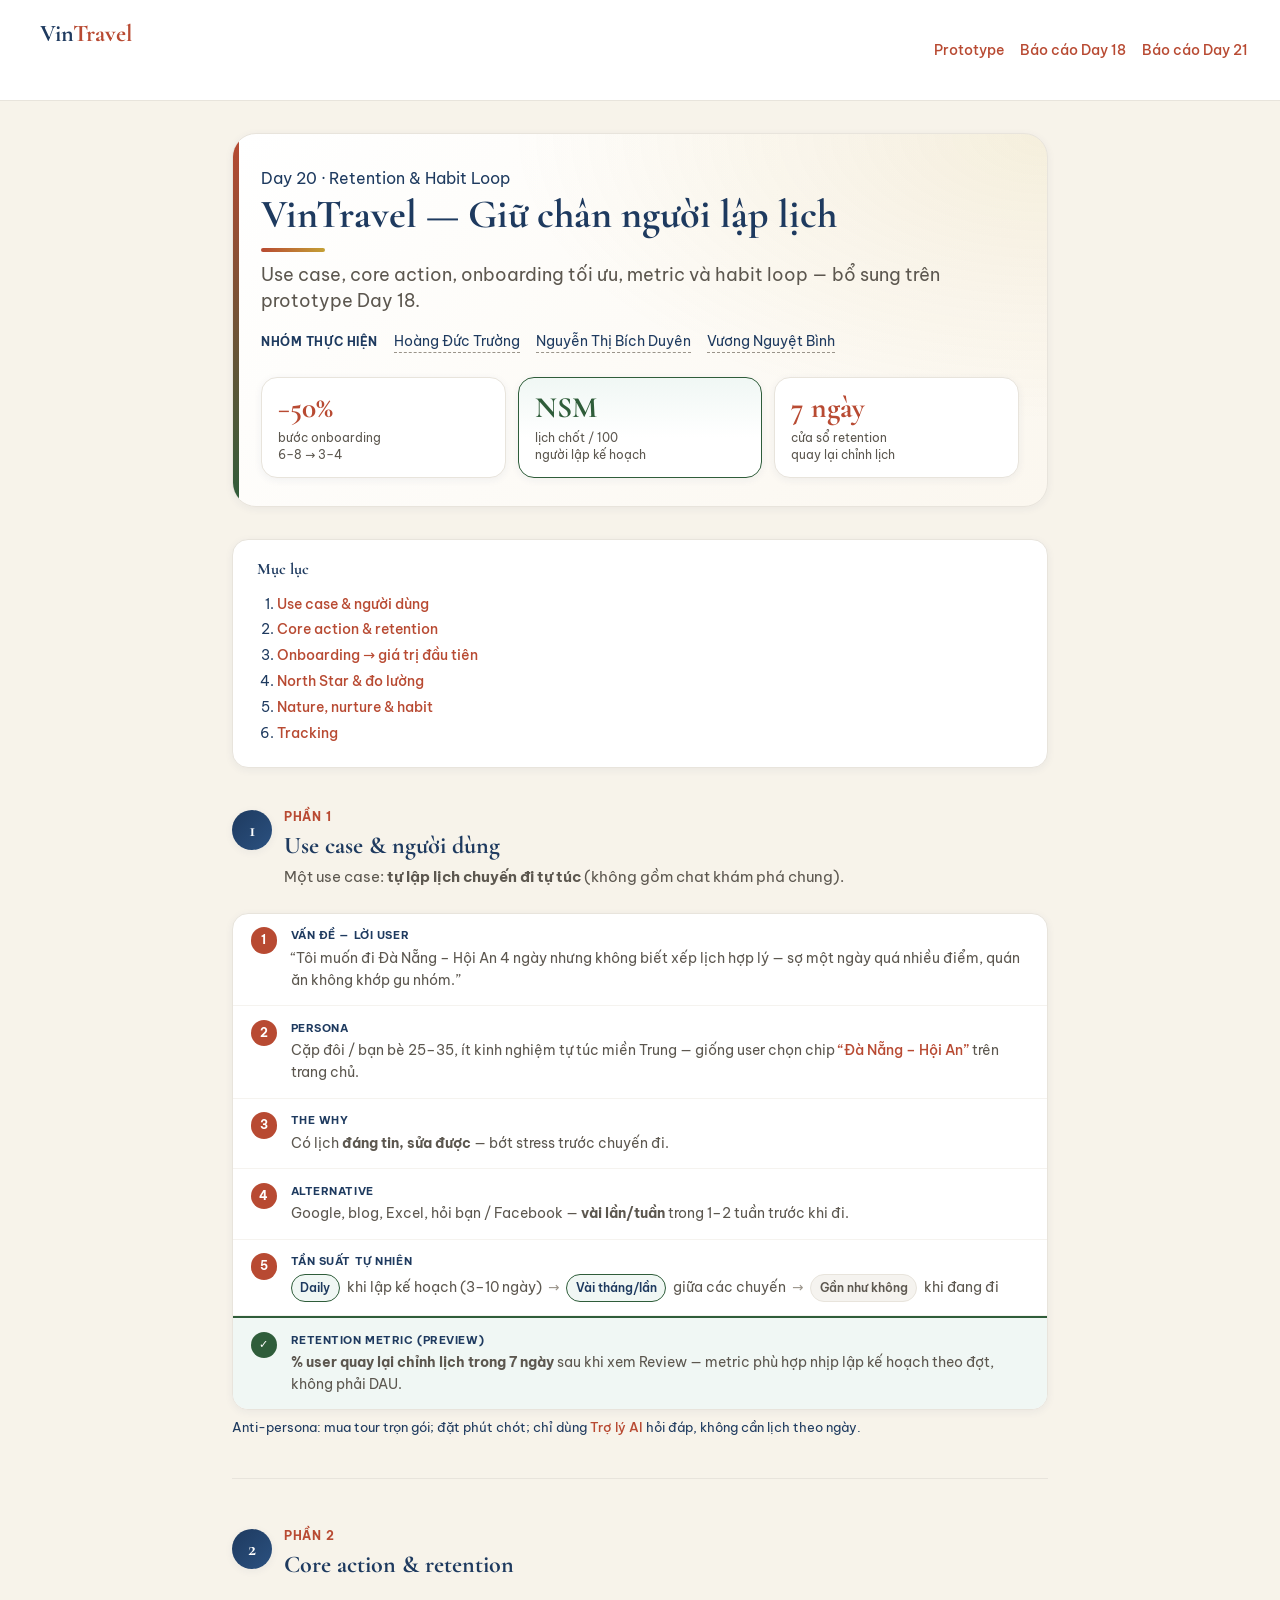
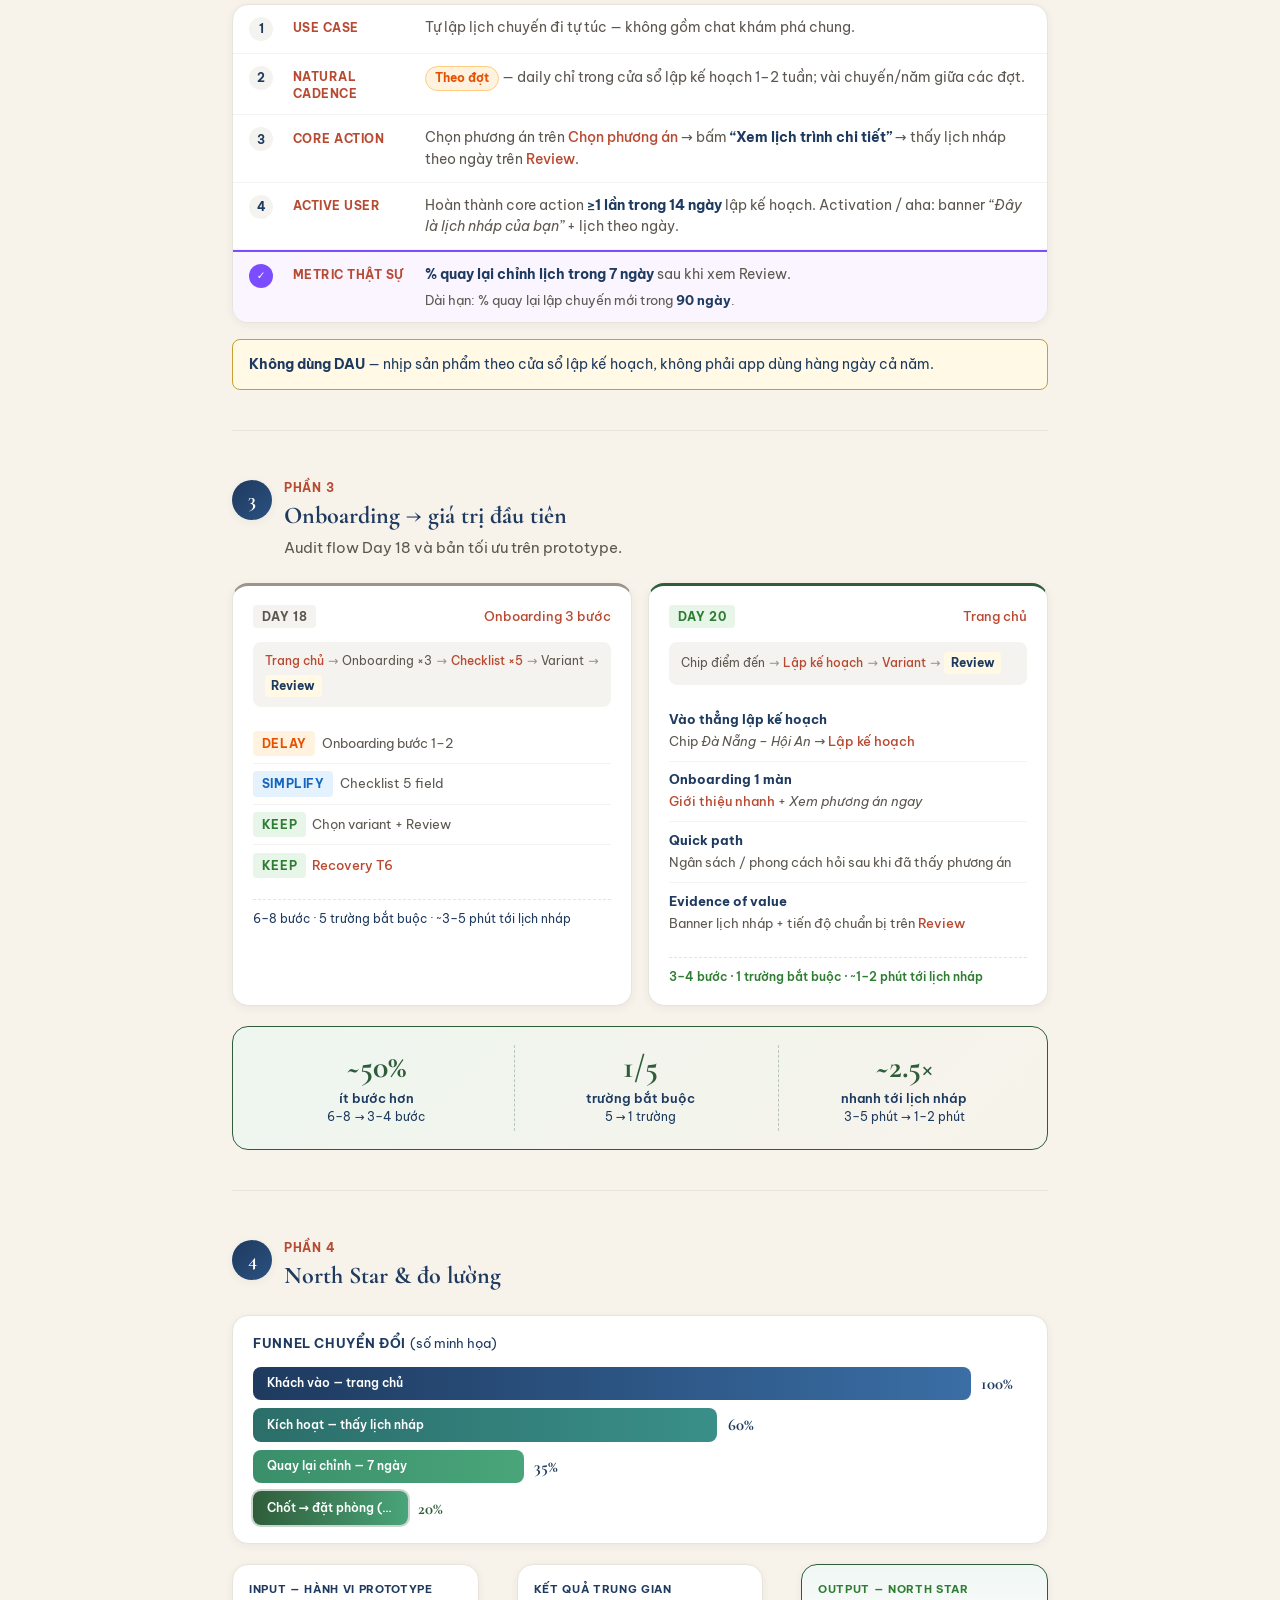
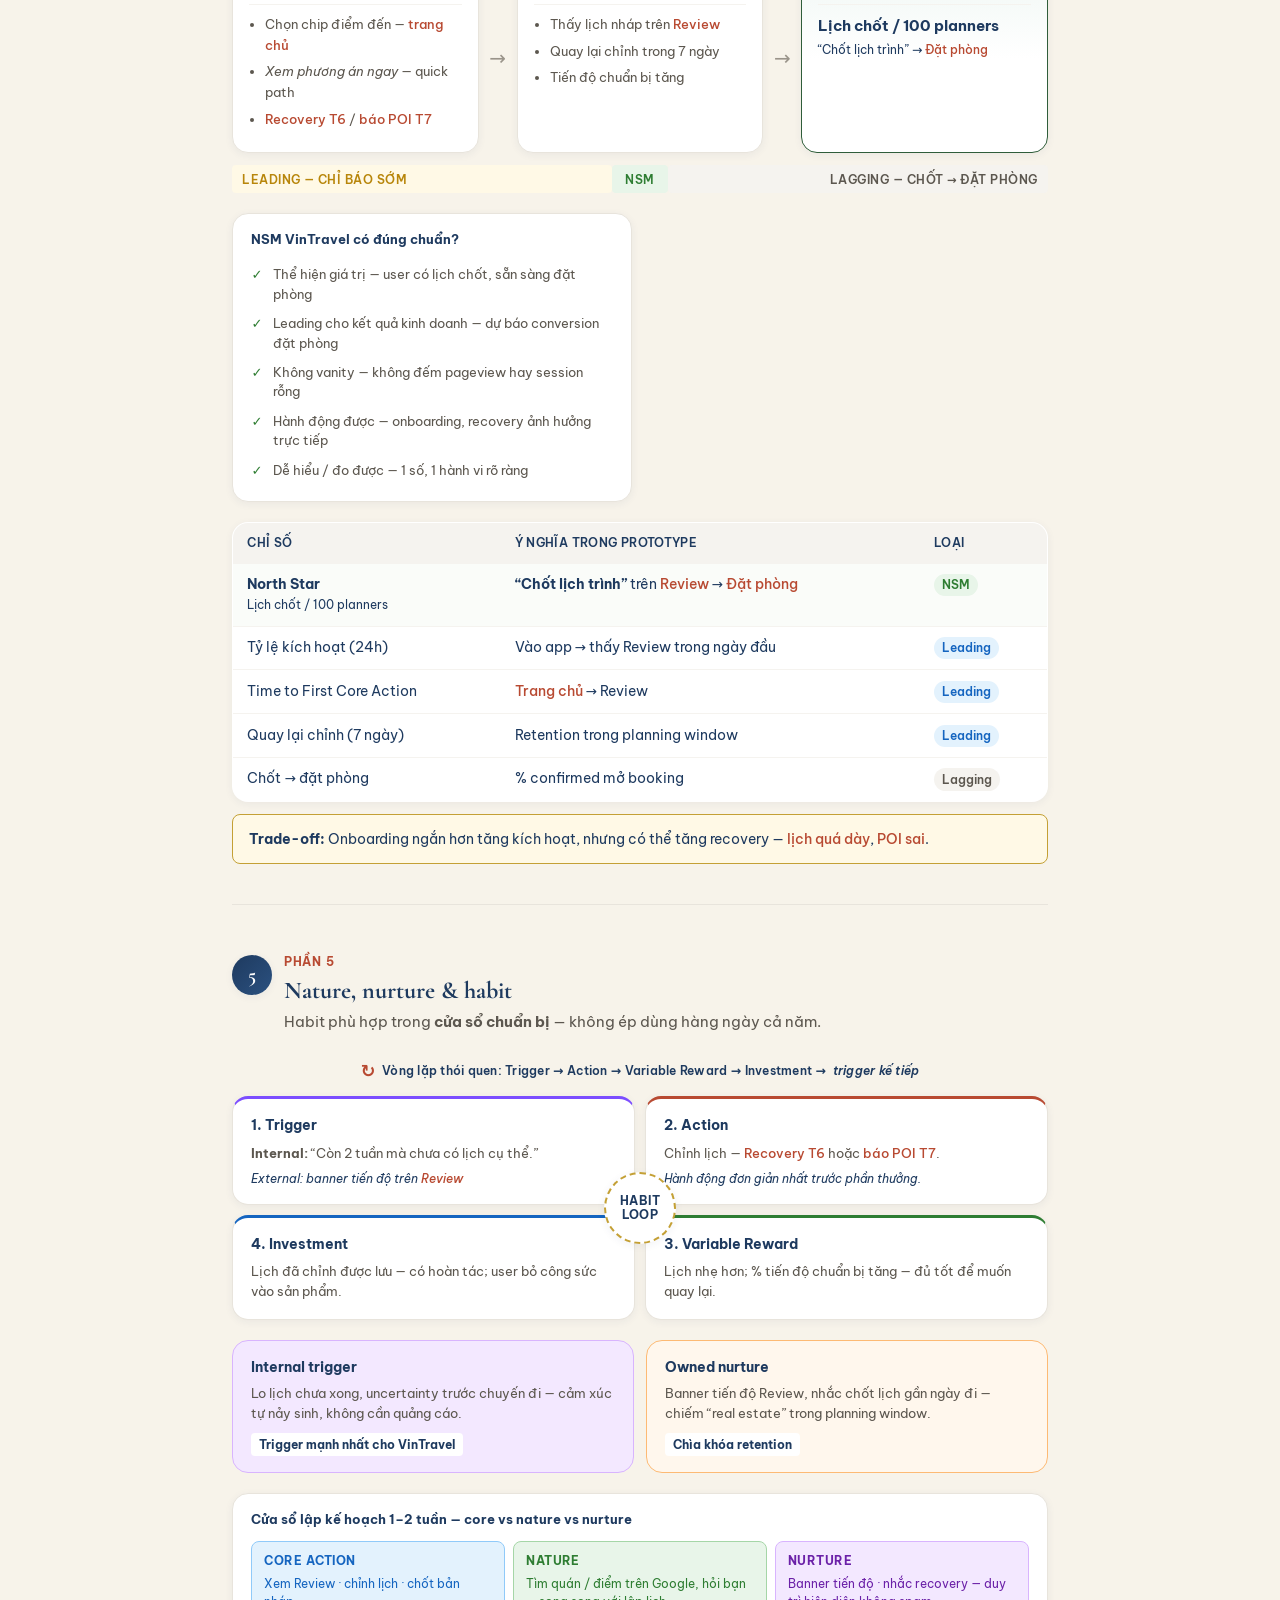
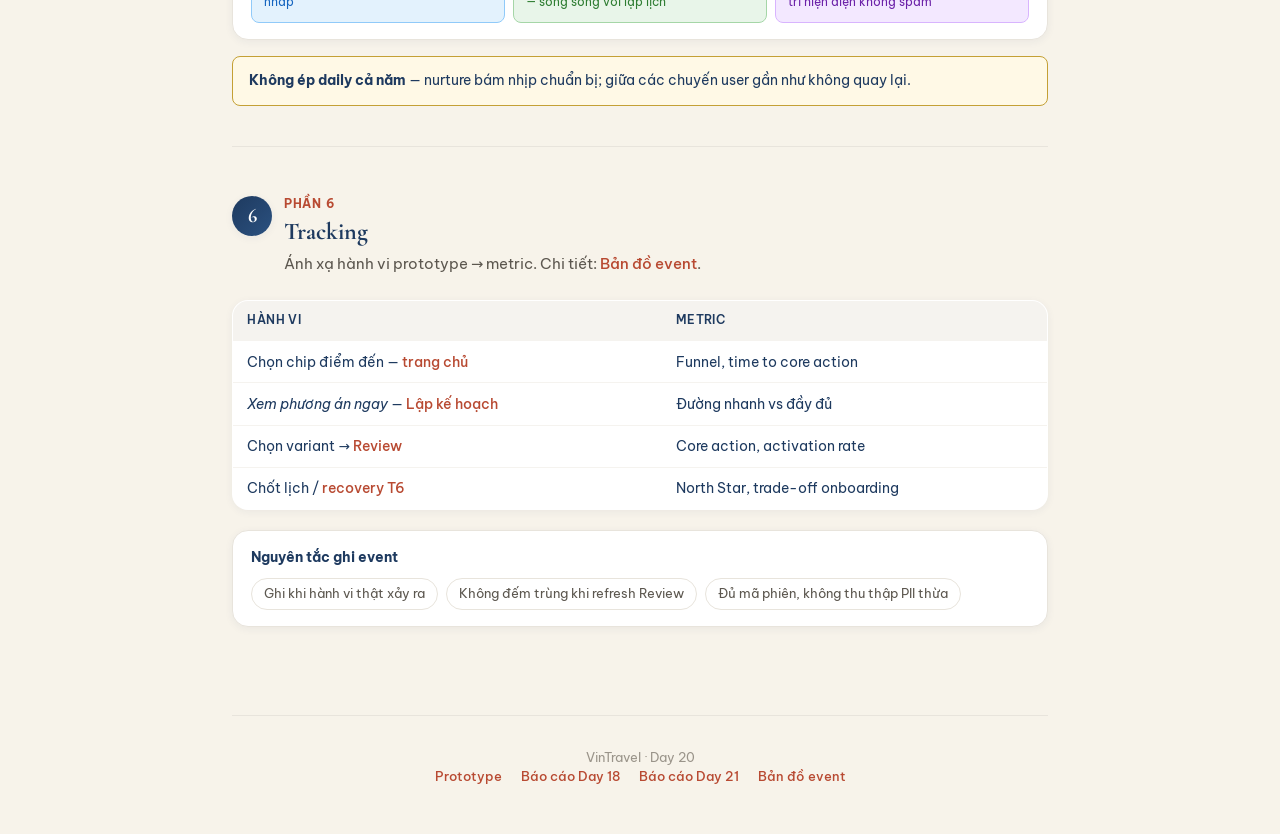
<file: prototype/report-day20.html>
<!DOCTYPE html>
<html lang="vi">
<head>
  <meta charset="UTF-8">
  <meta name="viewport" content="width=device-width, initial-scale=1.0">
  <title>Báo cáo Day 20 — VinTravel</title>
  <link rel="stylesheet" href="assets/css/tokens.css">
  <link rel="stylesheet" href="assets/css/layout.css">
  <link rel="stylesheet" href="assets/css/components.css">
  <link rel="stylesheet" href="assets/css/report.css">
</head>
<body class="report-page report-day20">
  <div class="reading-progress" aria-hidden="true"><span></span></div>
  <div class="top-bar">
    <a href="index.html" class="logo" style="text-decoration:none;">Vin<span>Travel</span></a>
    <nav>
      <a href="index.html" class="ext-link">Prototype</a>
      <a href="report.html" class="ext-link">Báo cáo Day 18</a>
      <a href="report-day21.html" class="ext-link">Báo cáo Day 21</a>
    </nav>
  </div>

  <div class="report-wrap">
    <header class="report-hero">
      <p class="section-label">Day 20 · Retention &amp; Habit Loop</p>
      <h1>VinTravel — Giữ chân người lập lịch</h1>
      <p class="tagline">Use case, core action, onboarding tối ưu, metric và habit loop — bổ sung trên prototype Day 18.</p>
      <p class="report-team">
        <span class="report-team-label">Nhóm thực hiện</span>
        <span class="team-member-name">Hoàng Đức Trường</span>
        <span class="team-member-name">Nguyễn Thị Bích Duyên</span>
        <span class="team-member-name">Vương Nguyệt Bình</span>
      </p>
      <div class="report-hero-stats">
        <div class="report-hero-stat">
          <span class="hero-stat-num">−50%</span>
          <span class="hero-stat-cap">bước onboarding<br>6–8 → 3–4</span>
        </div>
        <div class="report-hero-stat report-hero-stat--accent">
          <span class="hero-stat-num">NSM</span>
          <span class="hero-stat-cap">lịch chốt / 100<br>người lập kế hoạch</span>
        </div>
        <div class="report-hero-stat">
          <span class="hero-stat-num">7 ngày</span>
          <span class="hero-stat-cap">cửa sổ retention<br>quay lại chỉnh lịch</span>
        </div>
      </div>
    </header>

    <nav class="report-toc" aria-label="Mục lục">
      <h2>Mục lục</h2>
      <ol>
        <li><a href="#use-case">Use case &amp; người dùng</a></li>
        <li><a href="#core-metric">Core action &amp; retention</a></li>
        <li><a href="#onboarding">Onboarding → giá trị đầu tiên</a></li>
        <li><a href="#metrics">North Star &amp; đo lường</a></li>
        <li><a href="#habit">Nature, nurture &amp; habit</a></li>
        <li><a href="#tracking">Tracking</a></li>
      </ol>
    </nav>

    <section class="report-section" id="use-case">
      <div class="report-section-head" data-num="1">
        <p class="section-label">Phần 1</p>
        <h2>Use case &amp; người dùng</h2>
        <p class="report-lead">Một use case: <strong>tự lập lịch chuyến đi tự túc</strong> (không gồm chat khám phá chung).</p>
      </div>

      <div class="framework-table">
        <div class="framework-row">
          <span class="framework-num">1</span>
          <div>
            <span class="framework-label">Vấn đề — lời user</span>
            <p>“Tôi muốn đi Đà Nẵng – Hội An 4 ngày nhưng không biết xếp lịch hợp lý — sợ một ngày quá nhiều điểm, quán ăn không khớp gu nhóm.”</p>
          </div>
        </div>
        <div class="framework-row">
          <span class="framework-num">2</span>
          <div>
            <span class="framework-label">Persona</span>
            <p>Cặp đôi / bạn bè 25–35, ít kinh nghiệm tự túc miền Trung — giống user chọn chip <a href="index.html" class="ext-link">“Đà Nẵng – Hội An”</a> trên trang chủ.</p>
          </div>
        </div>
        <div class="framework-row">
          <span class="framework-num">3</span>
          <div>
            <span class="framework-label">The Why</span>
            <p>Có lịch <strong>đáng tin, sửa được</strong> — bớt stress trước chuyến đi.</p>
          </div>
        </div>
        <div class="framework-row">
          <span class="framework-num">4</span>
          <div>
            <span class="framework-label">Alternative</span>
            <p>Google, blog, Excel, hỏi bạn / Facebook — <strong>vài lần/tuần</strong> trong 1–2 tuần trước khi đi.</p>
          </div>
        </div>
        <div class="framework-row">
          <span class="framework-num">5</span>
          <div>
            <span class="framework-label">Tần suất tự nhiên</span>
            <p class="report-freq-line">
              <span class="freq-pill">Daily</span> khi lập kế hoạch (3–10 ngày)
              <span class="freq-arrow">→</span>
              <span class="freq-pill">Vài tháng/lần</span> giữa các chuyến
              <span class="freq-arrow">→</span>
              <span class="freq-pill freq-pill--muted">Gần như không</span> khi đang đi
            </p>
          </div>
        </div>
        <div class="framework-row framework-row--highlight">
          <span class="framework-num">✓</span>
          <div>
            <span class="framework-label">Retention metric (preview)</span>
            <p><strong>% user quay lại chỉnh lịch trong 7 ngày</strong> sau khi xem Review — metric phù hợp nhịp lập kế hoạch theo đợt, không phải DAU.</p>
          </div>
        </div>
      </div>

      <p class="report-note" style="margin-top:0.75rem;">Anti-persona: mua tour trọn gói; đặt phút chót; chỉ dùng <a href="pages/chat.html" class="ext-link">Trợ lý AI</a> hỏi đáp, không cần lịch theo ngày.</p>
    </section>

    <section class="report-section" id="core-metric">
      <div class="report-section-head" data-num="2">
        <p class="section-label">Phần 2</p>
        <h2>Core action &amp; retention</h2>
      </div>

      <div class="metric-strip">
        <div class="metric-strip-row">
          <span class="metric-strip-num">1</span>
          <span class="metric-strip-key">Use case</span>
          <div class="metric-strip-val">
            <p>Tự lập lịch chuyến đi tự túc — không gồm chat khám phá chung.</p>
          </div>
        </div>
        <div class="metric-strip-row">
          <span class="metric-strip-num">2</span>
          <span class="metric-strip-key">Natural cadence</span>
          <div class="metric-strip-val">
            <p><span class="cadence-pill">Theo đợt</span> — daily chỉ trong cửa sổ lập kế hoạch 1–2 tuần; vài chuyến/năm giữa các đợt.</p>
          </div>
        </div>
        <div class="metric-strip-row">
          <span class="metric-strip-num">3</span>
          <span class="metric-strip-key">Core action</span>
          <div class="metric-strip-val">
            <p>Chọn phương án trên <a href="pages/itineraries.html" class="ext-link">Chọn phương án</a> → bấm <strong>“Xem lịch trình chi tiết”</strong> → thấy lịch nháp theo ngày trên <a href="pages/review.html" class="ext-link">Review</a>.</p>
          </div>
        </div>
        <div class="metric-strip-row">
          <span class="metric-strip-num">4</span>
          <span class="metric-strip-key">Active user</span>
          <div class="metric-strip-val">
            <p>Hoàn thành core action <strong>≥1 lần trong 14 ngày</strong> lập kế hoạch. Activation / aha: banner <em>“Đây là lịch nháp của bạn”</em> + lịch theo ngày.</p>
          </div>
        </div>
        <div class="metric-strip-row metric-strip-row--goal">
          <span class="metric-strip-num">✓</span>
          <span class="metric-strip-key">Metric thật sự</span>
          <div class="metric-strip-val">
            <p><strong>% quay lại chỉnh lịch trong 7 ngày</strong> sau khi xem Review.</p>
            <p style="margin-top:0.35rem;font-size:0.82rem;color:var(--color-gray-500);">Dài hạn: % quay lại lập chuyến mới trong <strong>90 ngày</strong>.</p>
          </div>
        </div>
      </div>

      <div class="callout" style="margin-top:1rem;">
        <strong>Không dùng DAU</strong> — nhịp sản phẩm theo cửa sổ lập kế hoạch, không phải app dùng hàng ngày cả năm.
      </div>
    </section>

    <section class="report-section" id="onboarding">
      <div class="report-section-head" data-num="3">
        <p class="section-label">Phần 3</p>
        <h2>Onboarding → giá trị đầu tiên</h2>
        <p class="report-lead">Audit flow Day 18 và bản tối ưu trên prototype.</p>
      </div>

      <div class="report-flow-compare">
        <div class="report-flow-col report-flow-col--before">
          <div class="report-flow-col-head">
            <span class="flow-tag flow-tag--before">Day 18</span>
            <a href="pages/onboarding-day18.html" class="ext-link flow-link">Onboarding 3 bước</a>
          </div>
          <div class="report-journey">
            <span><a href="index.html" class="ext-link">Trang chủ</a></span><span class="journey-dot">→</span>
            <span>Onboarding ×3</span><span class="journey-dot">→</span>
            <span><a href="pages/plan-trip.html" class="ext-link">Checklist ×5</a></span><span class="journey-dot">→</span>
            <span>Variant</span><span class="journey-dot">→</span>
            <span class="journey-highlight">Review</span>
          </div>
          <ul class="report-audit-list">
            <li><span class="report-day20-badge audit-delay">Delay</span> Onboarding bước 1–2</li>
            <li><span class="report-day20-badge audit-simplify">Simplify</span> Checklist 5 field</li>
            <li><span class="report-day20-badge audit-keep">Keep</span> Chọn variant + Review</li>
            <li><span class="report-day20-badge audit-keep">Keep</span> <a href="pages/review.html#t6" class="ext-link">Recovery T6</a></li>
          </ul>
          <p class="report-estimate">6–8 bước · 5 trường bắt buộc · ~3–5 phút tới lịch nháp</p>
        </div>

        <div class="report-flow-col report-flow-col--after">
          <div class="report-flow-col-head">
            <span class="flow-tag flow-tag--after">Day 20</span>
            <a href="index.html" class="ext-link flow-link">Trang chủ</a>
          </div>
          <div class="report-journey">
            <span>Chip điểm đến</span><span class="journey-dot">→</span>
            <span><a href="pages/plan-trip.html" class="ext-link">Lập kế hoạch</a></span><span class="journey-dot">→</span>
            <span><a href="pages/itineraries.html" class="ext-link">Variant</a></span><span class="journey-dot">→</span>
            <span class="journey-highlight">Review</span>
          </div>
          <ul class="report-change-list">
            <li>
              <strong>Vào thẳng lập kế hoạch</strong>
              <span>Chip <em>Đà Nẵng – Hội An</em> → <a href="pages/plan-trip.html" class="ext-link">Lập kế hoạch</a></span>
            </li>
            <li>
              <strong>Onboarding 1 màn</strong>
              <span><a href="pages/onboarding.html" class="ext-link">Giới thiệu nhanh</a> + <em>Xem phương án ngay</em></span>
            </li>
            <li>
              <strong>Quick path</strong>
              <span>Ngân sách / phong cách hỏi sau khi đã thấy phương án</span>
            </li>
            <li>
              <strong>Evidence of value</strong>
              <span>Banner lịch nháp + tiến độ chuẩn bị trên <a href="pages/review.html" class="ext-link">Review</a></span>
            </li>
          </ul>
          <p class="report-estimate report-estimate--good">3–4 bước · 1 trường bắt buộc · ~1–2 phút tới lịch nháp</p>
        </div>
      </div>

      <div class="onboarding-win">
        <div class="onboarding-win-item">
          <span class="win-num">~50%</span>
          <span class="win-cap">ít bước hơn<br><small>6–8 → 3–4 bước</small></span>
        </div>
        <div class="onboarding-win-item">
          <span class="win-num">1/5</span>
          <span class="win-cap">trường bắt buộc<br><small>5 → 1 trường</small></span>
        </div>
        <div class="onboarding-win-item">
          <span class="win-num">~2.5×</span>
          <span class="win-cap">nhanh tới lịch nháp<br><small>3–5 phút → 1–2 phút</small></span>
        </div>
      </div>
    </section>

    <section class="report-section" id="metrics">
      <div class="report-section-head" data-num="4">
        <p class="section-label">Phần 4</p>
        <h2>North Star &amp; đo lường</h2>
      </div>

      <div class="report-funnel">
        <p class="report-funnel-title">Funnel chuyển đổi <span>(số minh họa)</span></p>
        <div class="funnel-bar" style="--w:100%;">
          <span class="funnel-fill"><span class="funnel-label">Khách vào — trang chủ</span></span>
          <span class="funnel-pct">100%</span>
        </div>
        <div class="funnel-bar" style="--w:60%;">
          <span class="funnel-fill"><span class="funnel-label">Kích hoạt — thấy lịch nháp</span></span>
          <span class="funnel-pct">60%</span>
        </div>
        <div class="funnel-bar" style="--w:35%;">
          <span class="funnel-fill"><span class="funnel-label">Quay lại chỉnh — 7 ngày</span></span>
          <span class="funnel-pct">35%</span>
        </div>
        <div class="funnel-bar funnel-bar--goal" style="--w:20%;">
          <span class="funnel-fill"><span class="funnel-label">Chốt → đặt phòng (NSM)</span></span>
          <span class="funnel-pct">20%</span>
        </div>
      </div>

      <div class="metric-flow-wrap">
        <div class="metric-flow">
          <div class="metric-flow-col">
            <h4>Input — hành vi prototype</h4>
            <ul>
              <li>Chọn chip điểm đến — <a href="index.html" class="ext-link">trang chủ</a></li>
              <li><em>Xem phương án ngay</em> — quick path</li>
              <li><a href="pages/review.html#t6" class="ext-link">Recovery T6</a> / <a href="pages/review.html#t7" class="ext-link">báo POI T7</a></li>
            </ul>
          </div>
          <div class="metric-flow-arrow" aria-hidden="true">→</div>
          <div class="metric-flow-col">
            <h4>Kết quả trung gian</h4>
            <ul>
              <li>Thấy lịch nháp trên <a href="pages/review.html" class="ext-link">Review</a></li>
              <li>Quay lại chỉnh trong 7 ngày</li>
              <li>Tiến độ chuẩn bị tăng</li>
            </ul>
          </div>
          <div class="metric-flow-arrow" aria-hidden="true">→</div>
          <div class="metric-flow-col metric-flow-col--output">
            <h4>Output — North Star</h4>
            <p>Lịch chốt / 100 planners
              <span class="table-sub">“Chốt lịch trình” → <a href="pages/booking.html" class="ext-link">Đặt phòng</a></span>
            </p>
          </div>
        </div>

        <div class="leading-lagging-bar" role="img" aria-label="Leading indicator đến NSM đến Lagging indicator">
          <span class="ll-leading">Leading — chỉ báo sớm</span>
          <span class="ll-nsm">NSM</span>
          <span class="ll-lagging">Lagging — chốt → đặt phòng</span>
        </div>
      </div>

      <div class="nsm-check-wrap">
        <div class="nsm-checklist">
          <h4>NSM VinTravel có đúng chuẩn?</h4>
          <ul>
            <li>Thể hiện giá trị — user có lịch chốt, sẵn sàng đặt phòng</li>
            <li>Leading cho kết quả kinh doanh — dự báo conversion đặt phòng</li>
            <li>Không vanity — không đếm pageview hay session rỗng</li>
            <li>Hành động được — onboarding, recovery ảnh hưởng trực tiếp</li>
            <li>Dễ hiểu / đo được — 1 số, 1 hành vi rõ ràng</li>
          </ul>
        </div>
      </div>

      <table class="report-table">
        <thead><tr><th>Chỉ số</th><th>Ý nghĩa trong prototype</th><th>Loại</th></tr></thead>
        <tbody>
          <tr class="report-table-row--highlight">
            <td><strong>North Star</strong><br><span class="table-sub">Lịch chốt / 100 planners</span></td>
            <td><strong>“Chốt lịch trình”</strong> trên <a href="pages/review.html" class="ext-link">Review</a> → <a href="pages/booking.html" class="ext-link">Đặt phòng</a></td>
            <td><span class="type-pill type-pill--goal">NSM</span></td>
          </tr>
          <tr><td>Tỷ lệ kích hoạt (24h)</td><td>Vào app → thấy Review trong ngày đầu</td><td><span class="type-pill">Leading</span></td></tr>
          <tr><td>Time to First Core Action</td><td><a href="index.html" class="ext-link">Trang chủ</a> → Review</td><td><span class="type-pill">Leading</span></td></tr>
          <tr><td>Quay lại chỉnh (7 ngày)</td><td>Retention trong planning window</td><td><span class="type-pill">Leading</span></td></tr>
          <tr><td>Chốt → đặt phòng</td><td>% confirmed mở booking</td><td><span class="type-pill type-pill--lag">Lagging</span></td></tr>
        </tbody>
      </table>

      <div class="callout">
        <strong>Trade-off:</strong> Onboarding ngắn hơn tăng kích hoạt, nhưng có thể tăng recovery — <a href="pages/review.html#t6" class="ext-link">lịch quá dày</a>, <a href="pages/review.html#t7" class="ext-link">POI sai</a>.
      </div>
    </section>

    <section class="report-section" id="habit">
      <div class="report-section-head" data-num="5">
        <p class="section-label">Phần 5</p>
        <h2>Nature, nurture &amp; habit</h2>
        <p class="report-lead">Habit phù hợp trong <strong>cửa sổ chuẩn bị</strong> — không ép dùng hàng ngày cả năm.</p>
      </div>

      <p class="hook-canvas-label"><span class="hook-loop-icon">↻</span> Vòng lặp thói quen: Trigger → Action → Variable Reward → Investment → <em>trigger kế tiếp</em></p>
      <div class="hook-canvas">
        <span class="hook-loop-badge" aria-hidden="true">Habit<br>loop</span>
        <div class="hook-quadrant hook-quadrant--trigger">
          <h4>1. Trigger</h4>
          <p><strong>Internal:</strong> “Còn 2 tuần mà chưa có lịch cụ thể.”</p>
          <span class="hook-sub">External: banner tiến độ trên <a href="pages/review.html" class="ext-link">Review</a></span>
        </div>
        <div class="hook-quadrant hook-quadrant--action">
          <h4>2. Action</h4>
          <p>Chỉnh lịch — <a href="pages/review.html#t6" class="ext-link">Recovery T6</a> hoặc <a href="pages/review.html#t7" class="ext-link">báo POI T7</a>.</p>
          <span class="hook-sub">Hành động đơn giản nhất trước phần thưởng.</span>
        </div>
        <div class="hook-quadrant hook-quadrant--invest">
          <h4>4. Investment</h4>
          <p>Lịch đã chỉnh được lưu — có hoàn tác; user bỏ công sức vào sản phẩm.</p>
        </div>
        <div class="hook-quadrant hook-quadrant--reward">
          <h4>3. Variable Reward</h4>
          <p>Lịch nhẹ hơn; % tiến độ chuẩn bị tăng — đủ tốt để muốn quay lại.</p>
        </div>
      </div>

      <div class="trigger-map">
        <div class="trigger-card trigger-card--internal">
          <h4>Internal trigger</h4>
          <p>Lo lịch chưa xong, uncertainty trước chuyến đi — cảm xúc tự nảy sinh, không cần quảng cáo.</p>
          <span class="trigger-tag">Trigger mạnh nhất cho VinTravel</span>
        </div>
        <div class="trigger-card trigger-card--owned">
          <h4>Owned nurture</h4>
          <p>Banner tiến độ Review, nhắc chốt lịch gần ngày đi — chiếm “real estate” trong planning window.</p>
          <span class="trigger-tag">Chìa khóa retention</span>
        </div>
      </div>

      <div class="nurture-timeline-wrap">
        <h4>Cửa sổ lập kế hoạch 1–2 tuần — core vs nature vs nurture</h4>
        <div class="nurture-timeline">
          <div class="nurture-lane nurture-lane--core">
            <strong>Core action</strong>
            Xem Review · chỉnh lịch · chốt bản nháp
          </div>
          <div class="nurture-lane nurture-lane--nature">
            <strong>Nature</strong>
            Tìm quán / điểm trên Google, hỏi bạn — song song với lập lịch
          </div>
          <div class="nurture-lane nurture-lane--nurture">
            <strong>Nurture</strong>
            Banner tiến độ · nhắc recovery — duy trì hiện diện không spam
          </div>
        </div>
      </div>

      <div class="callout" style="margin-top:1rem;">
        <strong>Không ép daily cả năm</strong> — nurture bám nhịp chuẩn bị; giữa các chuyến user gần như không quay lại.
      </div>
    </section>

    <section class="report-section" id="tracking">
      <div class="report-section-head" data-num="6">
        <p class="section-label">Phần 6</p>
        <h2>Tracking</h2>
        <p class="report-lead">Ánh xạ hành vi prototype → metric. Chi tiết: <a href="pages/tracking-spec.html" class="ext-link">Bản đồ event</a>.</p>
      </div>

      <table class="report-table">
        <thead><tr><th>Hành vi</th><th>Metric</th></tr></thead>
        <tbody>
          <tr><td>Chọn chip điểm đến — <a href="index.html" class="ext-link">trang chủ</a></td><td>Funnel, time to core action</td></tr>
          <tr><td><em>Xem phương án ngay</em> — <a href="pages/plan-trip.html" class="ext-link">Lập kế hoạch</a></td><td>Đường nhanh vs đầy đủ</td></tr>
          <tr><td>Chọn variant → <a href="pages/review.html" class="ext-link">Review</a></td><td>Core action, activation rate</td></tr>
          <tr><td>Chốt lịch / <a href="pages/review.html#t6" class="ext-link">recovery T6</a></td><td>North Star, trade-off onboarding</td></tr>
        </tbody>
      </table>

      <div class="tracking-principles">
        <h4>Nguyên tắc ghi event</h4>
        <ul class="report-checklist">
          <li>Ghi khi hành vi thật xảy ra</li>
          <li>Không đếm trùng khi refresh Review</li>
          <li>Đủ mã phiên, không thu thập PII thừa</li>
        </ul>
      </div>
    </section>

    <footer class="report-footer">
      <p>VinTravel · Day 20</p>
      <p>
        <a href="index.html" class="ext-link">Prototype</a>
        <a href="report.html" class="ext-link">Báo cáo Day 18</a>
        <a href="report-day21.html" class="ext-link">Báo cáo Day 21</a>
        <a href="pages/tracking-spec.html" class="ext-link">Bản đồ event</a>
      </p>
    </footer>
  </div>

  <script>
    document.querySelectorAll('a.ext-link').forEach((a) => {
      a.target = '_blank';
      a.rel = 'noopener noreferrer';
    });

    (function () {
      var bar = document.querySelector('.reading-progress span');
      if (!bar) return;
      function update() {
        var doc = document.documentElement;
        var max = doc.scrollHeight - doc.clientHeight;
        var pct = max > 0 ? (doc.scrollTop || document.body.scrollTop) / max * 100 : 0;
        bar.style.width = pct + '%';
      }
      window.addEventListener('scroll', update, { passive: true });
      window.addEventListener('resize', update);
      update();
    })();
  </script>
</body>
</html>
</file>
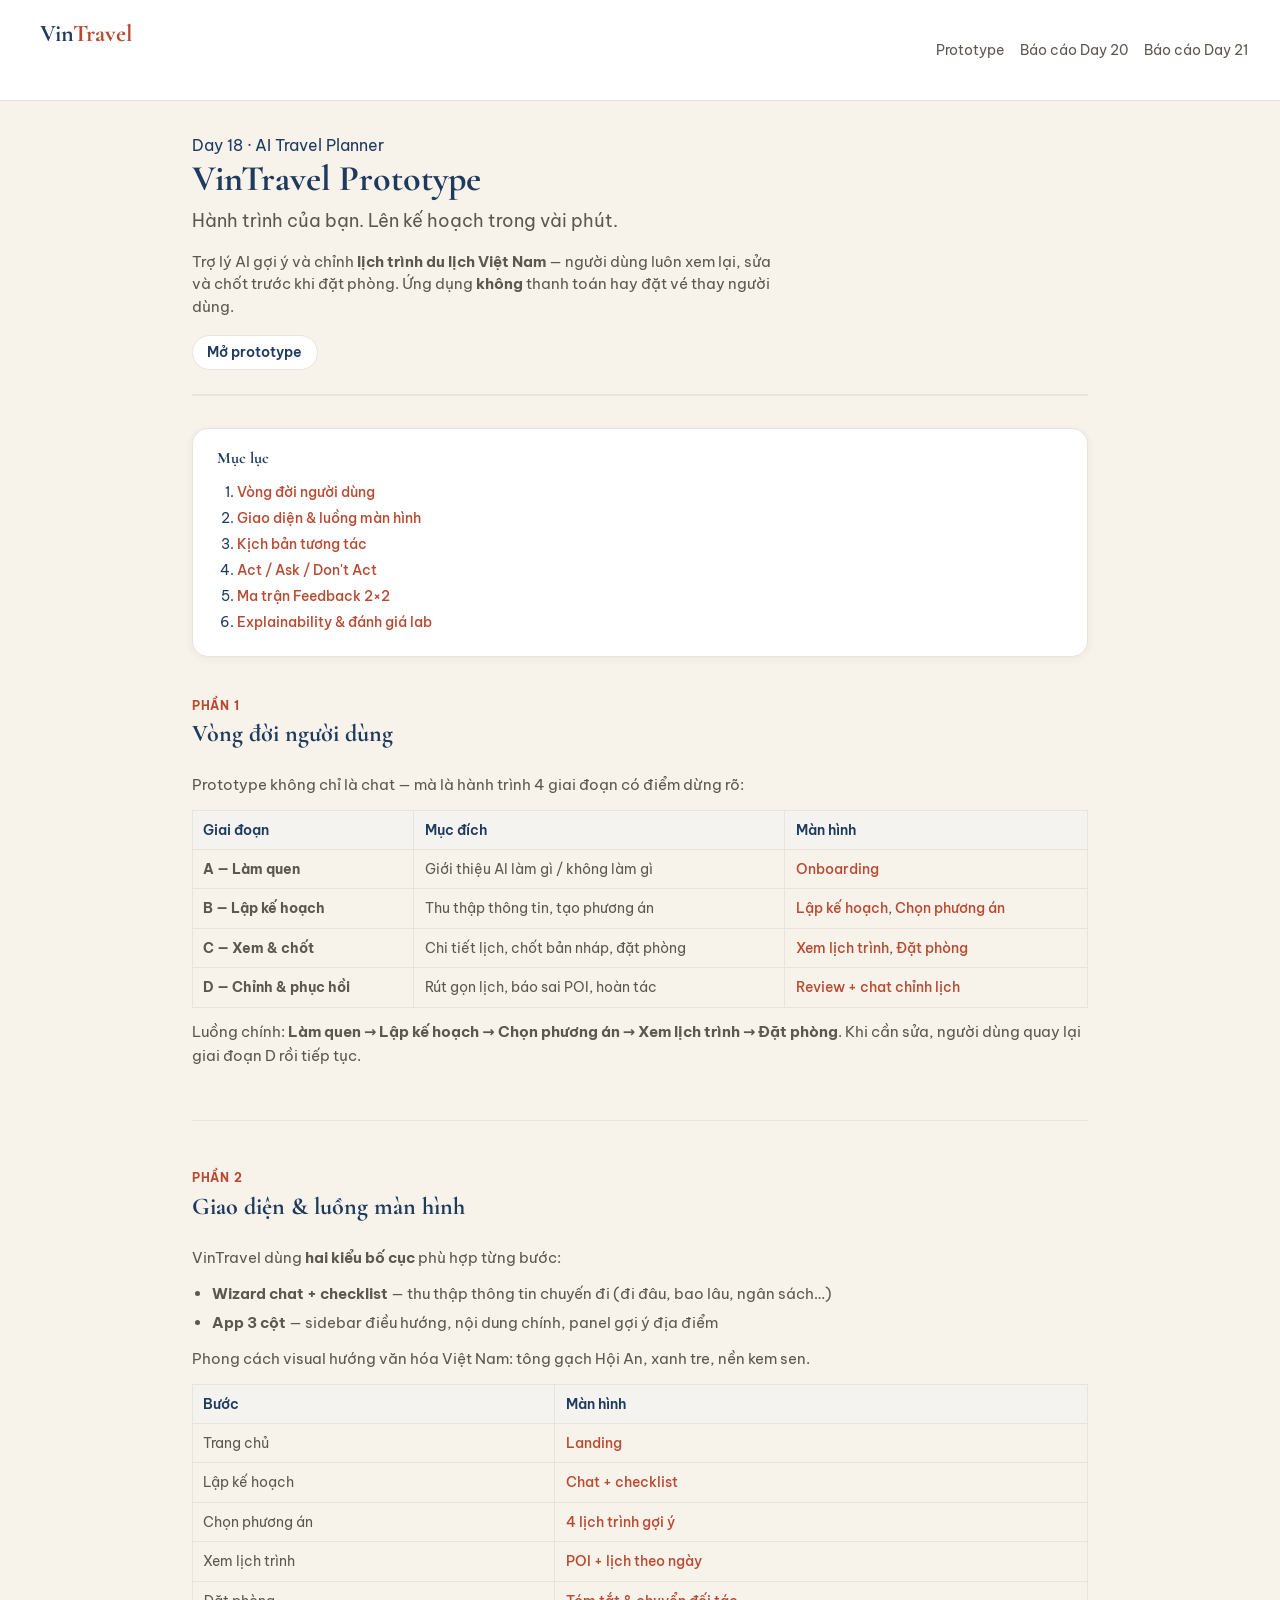
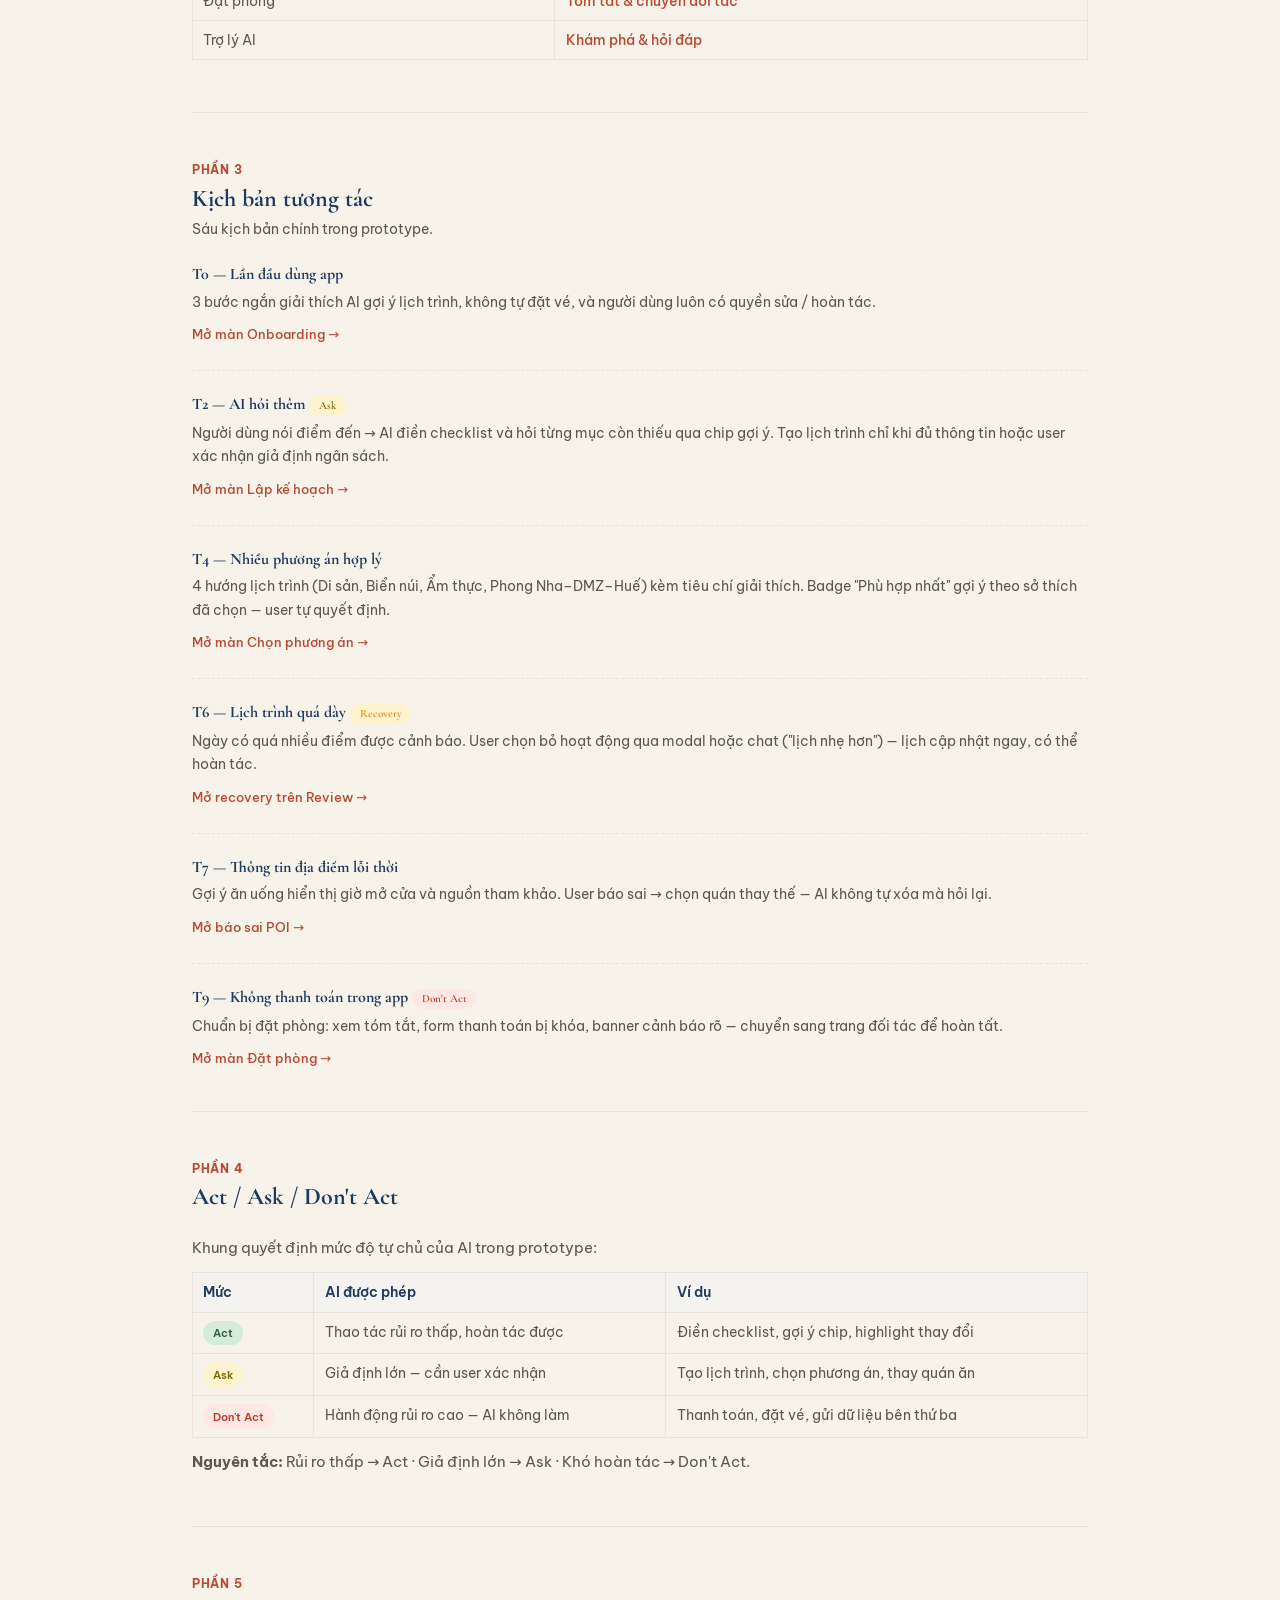
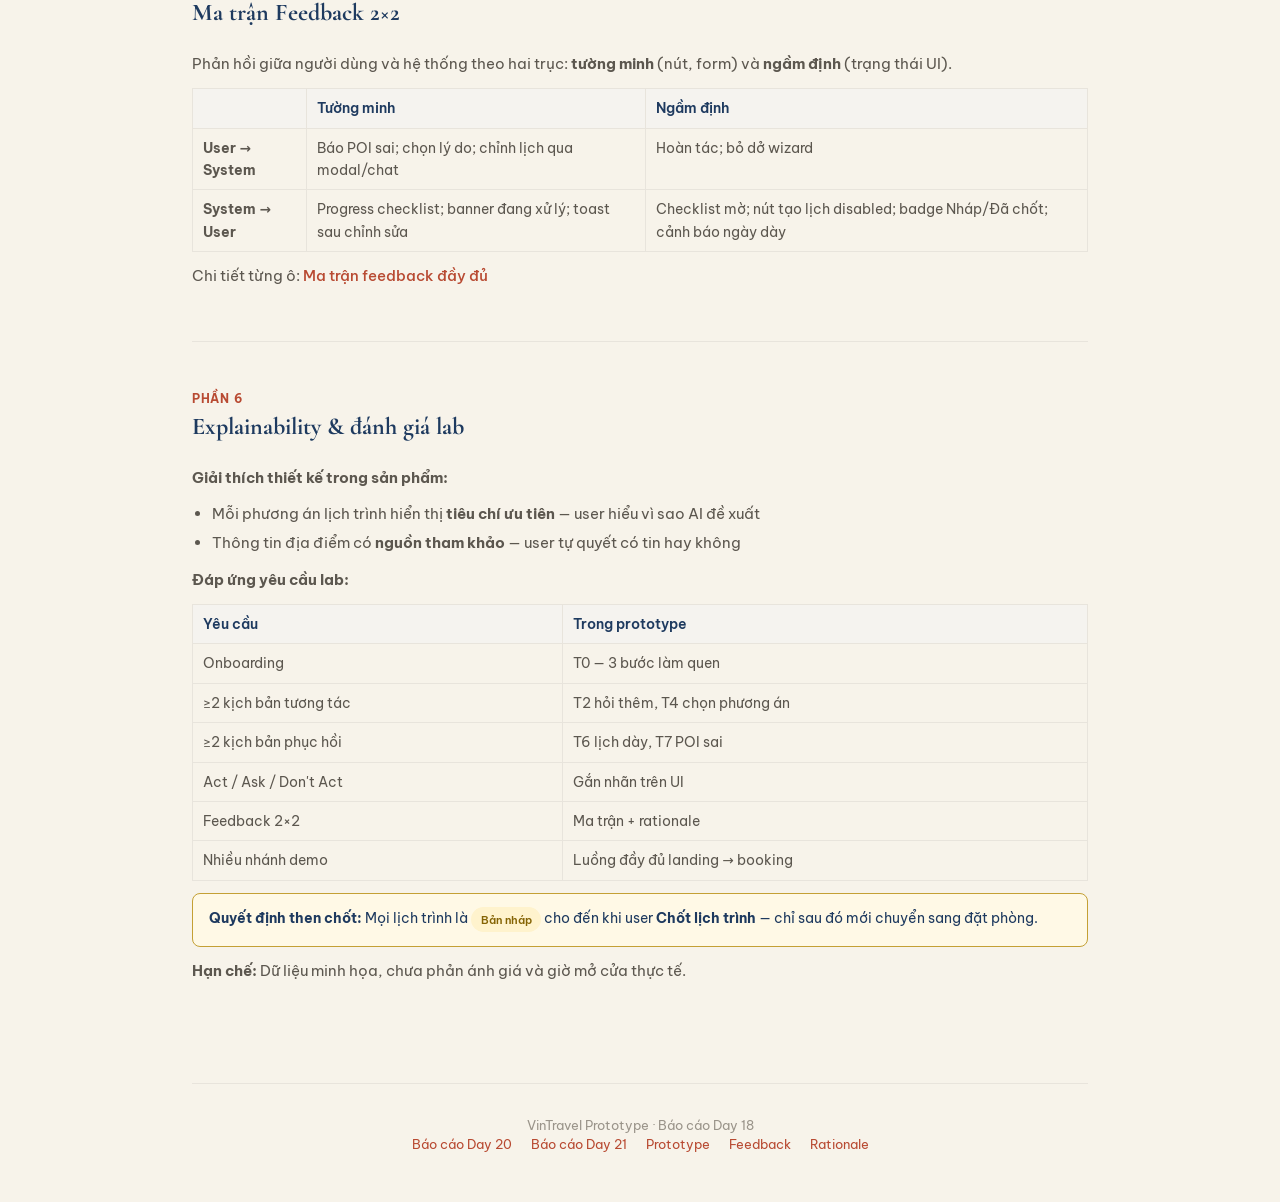
<file: prototype/report.html>
<!DOCTYPE html>
<html lang="vi">
<head>
  <meta charset="UTF-8">
  <meta name="viewport" content="width=device-width, initial-scale=1.0">
  <title>Báo cáo Prototype — VinTravel</title>
  <link rel="stylesheet" href="assets/css/tokens.css">
  <link rel="stylesheet" href="assets/css/layout.css">
  <link rel="stylesheet" href="assets/css/components.css">
  <link rel="stylesheet" href="assets/css/report.css">
</head>
<body>
  <div class="top-bar">
    <a href="index.html" class="logo" style="text-decoration:none;">Vin<span>Travel</span></a>
    <nav>
      <a href="index.html" class="ext-link">Prototype</a>
      <a href="report-day20.html" class="ext-link">Báo cáo Day 20</a>
      <a href="report-day21.html" class="ext-link">Báo cáo Day 21</a>
    </nav>
  </div>

  <div class="report-wrap">
    <header class="report-hero">
      <p class="section-label">Day 18 · AI Travel Planner</p>
      <h1>VinTravel Prototype</h1>
      <p class="tagline">Hành trình của bạn. Lên kế hoạch trong vài phút.</p>
      <p style="font-size:0.95rem;color:var(--color-gray-600);max-width:600px;">
        Trợ lý AI gợi ý và chỉnh <strong>lịch trình du lịch Việt Nam</strong> — người dùng luôn xem lại, sửa và chốt trước khi đặt phòng. Ứng dụng <strong>không</strong> thanh toán hay đặt vé thay người dùng.
      </p>
      <div class="report-hero-meta">
        <a href="index.html" class="ext-link">Mở prototype</a>
      </div>
    </header>

    <nav class="report-toc" aria-label="Mục lục">
      <h2>Mục lục</h2>
      <ol>
        <li><a href="#section-5">Vòng đời người dùng</a></li>
        <li><a href="#section-6">Giao diện &amp; luồng màn hình</a></li>
        <li><a href="#section-7">Kịch bản tương tác</a></li>
        <li><a href="#section-8">Act / Ask / Don't Act</a></li>
        <li><a href="#section-9">Ma trận Feedback 2×2</a></li>
        <li><a href="#section-10">Explainability &amp; đánh giá lab</a></li>
      </ol>
    </nav>

    <!-- §5 -->
    <section class="report-section" id="section-5">
      <div class="report-section-head">
        <p class="section-label">Phần 1</p>
        <h2>Vòng đời người dùng</h2>
      </div>
      <div class="report-content">
        <p>Prototype không chỉ là chat — mà là hành trình 4 giai đoạn có điểm dừng rõ:</p>
        <table>
          <thead>
            <tr><th>Giai đoạn</th><th>Mục đích</th><th>Màn hình</th></tr>
          </thead>
          <tbody>
            <tr>
              <td><strong>A — Làm quen</strong></td>
              <td>Giới thiệu AI làm gì / không làm gì</td>
              <td><a href="pages/onboarding.html" class="ext-link">Onboarding</a></td>
            </tr>
            <tr>
              <td><strong>B — Lập kế hoạch</strong></td>
              <td>Thu thập thông tin, tạo phương án</td>
              <td><a href="pages/plan-trip.html" class="ext-link">Lập kế hoạch</a>, <a href="pages/itineraries.html" class="ext-link">Chọn phương án</a></td>
            </tr>
            <tr>
              <td><strong>C — Xem &amp; chốt</strong></td>
              <td>Chi tiết lịch, chốt bản nháp, đặt phòng</td>
              <td><a href="pages/review.html" class="ext-link">Xem lịch trình</a>, <a href="pages/booking.html" class="ext-link">Đặt phòng</a></td>
            </tr>
            <tr>
              <td><strong>D — Chỉnh &amp; phục hồi</strong></td>
              <td>Rút gọn lịch, báo sai POI, hoàn tác</td>
              <td><a href="pages/review.html" class="ext-link">Review + chat chỉnh lịch</a></td>
            </tr>
          </tbody>
        </table>
        <p>Luồng chính: <strong>Làm quen → Lập kế hoạch → Chọn phương án → Xem lịch trình → Đặt phòng</strong>. Khi cần sửa, người dùng quay lại giai đoạn D rồi tiếp tục.</p>
      </div>
    </section>

    <!-- §6 -->
    <section class="report-section" id="section-6">
      <div class="report-section-head">
        <p class="section-label">Phần 2</p>
        <h2>Giao diện &amp; luồng màn hình</h2>
      </div>
      <div class="report-content">
        <p>VinTravel dùng <strong>hai kiểu bố cục</strong> phù hợp từng bước:</p>
        <ul>
          <li><strong>Wizard chat + checklist</strong> — thu thập thông tin chuyến đi (đi đâu, bao lâu, ngân sách…)</li>
          <li><strong>App 3 cột</strong> — sidebar điều hướng, nội dung chính, panel gợi ý địa điểm</li>
        </ul>
        <p>Phong cách visual hướng văn hóa Việt Nam: tông gạch Hội An, xanh tre, nền kem sen.</p>
        <table>
          <thead>
            <tr><th>Bước</th><th>Màn hình</th></tr>
          </thead>
          <tbody>
            <tr><td>Trang chủ</td><td><a href="index.html" class="ext-link">Landing</a></td></tr>
            <tr><td>Lập kế hoạch</td><td><a href="pages/plan-trip.html" class="ext-link">Chat + checklist</a></td></tr>
            <tr><td>Chọn phương án</td><td><a href="pages/itineraries.html" class="ext-link">4 lịch trình gợi ý</a></td></tr>
            <tr><td>Xem lịch trình</td><td><a href="pages/review.html" class="ext-link">POI + lịch theo ngày</a></td></tr>
            <tr><td>Đặt phòng</td><td><a href="pages/booking.html" class="ext-link">Tóm tắt &amp; chuyển đối tác</a></td></tr>
            <tr><td>Trợ lý AI</td><td><a href="pages/chat.html" class="ext-link">Khám phá &amp; hỏi đáp</a></td></tr>
          </tbody>
        </table>
      </div>
    </section>

    <!-- §7 -->
    <section class="report-section report-section--scenarios" id="section-7">
      <div class="report-section-head">
        <p class="section-label">Phần 3</p>
        <h2>Kịch bản tương tác</h2>
        <p style="font-size:0.9rem;color:var(--color-gray-600);">Sáu kịch bản chính trong prototype.</p>
      </div>

      <div class="report-content scenario-block">
        <h3>T0 — Lần đầu dùng app</h3>
        <p>3 bước ngắn giải thích AI gợi ý lịch trình, không tự đặt vé, và người dùng luôn có quyền sửa / hoàn tác.</p>
        <a href="pages/onboarding.html" class="ext-link">Mở màn Onboarding →</a>
      </div>

      <div class="report-content scenario-block">
        <h3>T2 — AI hỏi thêm <span class="badge badge-ask">Ask</span></h3>
        <p>Người dùng nói điểm đến → AI điền checklist và hỏi từng mục còn thiếu qua chip gợi ý. Tạo lịch trình chỉ khi đủ thông tin hoặc user xác nhận giả định ngân sách.</p>
        <a href="pages/plan-trip.html" class="ext-link">Mở màn Lập kế hoạch →</a>
      </div>

      <div class="report-content scenario-block">
        <h3>T4 — Nhiều phương án hợp lý</h3>
        <p>4 hướng lịch trình (Di sản, Biển núi, Ẩm thực, Phong Nha–DMZ–Huế) kèm tiêu chí giải thích. Badge "Phù hợp nhất" gợi ý theo sở thích đã chọn — user tự quyết định.</p>
        <a href="pages/itineraries.html" class="ext-link">Mở màn Chọn phương án →</a>
      </div>

      <div class="report-content scenario-block">
        <h3>T6 — Lịch trình quá dày <span class="badge badge-warning">Recovery</span></h3>
        <p>Ngày có quá nhiều điểm được cảnh báo. User chọn bỏ hoạt động qua modal hoặc chat ("lịch nhẹ hơn") — lịch cập nhật ngay, có thể hoàn tác.</p>
        <a href="pages/review.html#t6" class="ext-link">Mở recovery trên Review →</a>
      </div>

      <div class="report-content scenario-block">
        <h3>T7 — Thông tin địa điểm lỗi thời</h3>
        <p>Gợi ý ăn uống hiển thị giờ mở cửa và nguồn tham khảo. User báo sai → chọn quán thay thế — AI không tự xóa mà hỏi lại.</p>
        <a href="pages/review.html#t7" class="ext-link">Mở báo sai POI →</a>
      </div>

      <div class="report-content scenario-block">
        <h3>T9 — Không thanh toán trong app <span class="badge badge-dont-act">Don't Act</span></h3>
        <p>Chuẩn bị đặt phòng: xem tóm tắt, form thanh toán bị khóa, banner cảnh báo rõ — chuyển sang trang đối tác để hoàn tất.</p>
        <a href="pages/booking.html#t9" class="ext-link">Mở màn Đặt phòng →</a>
      </div>
    </section>

    <!-- §8 -->
    <section class="report-section" id="section-8">
      <div class="report-section-head">
        <p class="section-label">Phần 4</p>
        <h2>Act / Ask / Don't Act</h2>
      </div>
      <div class="report-content">
        <p>Khung quyết định mức độ tự chủ của AI trong prototype:</p>
        <table>
          <thead>
            <tr><th>Mức</th><th>AI được phép</th><th>Ví dụ</th></tr>
          </thead>
          <tbody>
            <tr>
              <td><span class="badge badge-act">Act</span></td>
              <td>Thao tác rủi ro thấp, hoàn tác được</td>
              <td>Điền checklist, gợi ý chip, highlight thay đổi</td>
            </tr>
            <tr>
              <td><span class="badge badge-ask">Ask</span></td>
              <td>Giả định lớn — cần user xác nhận</td>
              <td>Tạo lịch trình, chọn phương án, thay quán ăn</td>
            </tr>
            <tr>
              <td><span class="badge badge-dont-act">Don't Act</span></td>
              <td>Hành động rủi ro cao — AI không làm</td>
              <td>Thanh toán, đặt vé, gửi dữ liệu bên thứ ba</td>
            </tr>
          </tbody>
        </table>
        <p><strong>Nguyên tắc:</strong> Rủi ro thấp → Act · Giả định lớn → Ask · Khó hoàn tác → Don't Act.</p>
      </div>
    </section>

    <!-- §9 -->
    <section class="report-section" id="section-9">
      <div class="report-section-head">
        <p class="section-label">Phần 5</p>
        <h2>Ma trận Feedback 2×2</h2>
      </div>
      <div class="report-content">
        <p>Phản hồi giữa người dùng và hệ thống theo hai trục: <strong>tường minh</strong> (nút, form) và <strong>ngầm định</strong> (trạng thái UI).</p>
        <table>
          <thead>
            <tr><th></th><th>Tường minh</th><th>Ngầm định</th></tr>
          </thead>
          <tbody>
            <tr>
              <td><strong>User → System</strong></td>
              <td>Báo POI sai; chọn lý do; chỉnh lịch qua modal/chat</td>
              <td>Hoàn tác; bỏ dở wizard</td>
            </tr>
            <tr>
              <td><strong>System → User</strong></td>
              <td>Progress checklist; banner đang xử lý; toast sau chỉnh sửa</td>
              <td>Checklist mờ; nút tạo lịch disabled; badge Nháp/Đã chốt; cảnh báo ngày dày</td>
            </tr>
          </tbody>
        </table>
        <p>Chi tiết từng ô: <a href="pages/feedback.html" class="ext-link">Ma trận feedback đầy đủ</a></p>
      </div>
    </section>

    <!-- §10 -->
    <section class="report-section" id="section-10">
      <div class="report-section-head">
        <p class="section-label">Phần 6</p>
        <h2>Explainability &amp; đánh giá lab</h2>
      </div>
      <div class="report-content">
        <p><strong>Giải thích thiết kế trong sản phẩm:</strong></p>
        <ul>
          <li>Mỗi phương án lịch trình hiển thị <strong>tiêu chí ưu tiên</strong> — user hiểu vì sao AI đề xuất</li>
          <li>Thông tin địa điểm có <strong>nguồn tham khảo</strong> — user tự quyết có tin hay không</li>
        </ul>
        <p><strong>Đáp ứng yêu cầu lab:</strong></p>
        <table>
          <thead>
            <tr><th>Yêu cầu</th><th>Trong prototype</th></tr>
          </thead>
          <tbody>
            <tr><td>Onboarding</td><td>T0 — 3 bước làm quen</td></tr>
            <tr><td>≥2 kịch bản tương tác</td><td>T2 hỏi thêm, T4 chọn phương án</td></tr>
            <tr><td>≥2 kịch bản phục hồi</td><td>T6 lịch dày, T7 POI sai</td></tr>
            <tr><td>Act / Ask / Don't Act</td><td>Gắn nhãn trên UI</td></tr>
            <tr><td>Feedback 2×2</td><td>Ma trận + rationale</td></tr>
            <tr><td>Nhiều nhánh demo</td><td>Luồng đầy đủ landing → booking</td></tr>
          </tbody>
        </table>
        <div class="callout">
          <strong>Quyết định then chốt:</strong> Mọi lịch trình là <span class="badge badge-draft">Bản nháp</span> cho đến khi user <strong>Chốt lịch trình</strong> — chỉ sau đó mới chuyển sang đặt phòng.
        </div>
        <p style="margin-top:0.75rem;"><strong>Hạn chế:</strong> Dữ liệu minh họa, chưa phản ánh giá và giờ mở cửa thực tế.</p>
      </div>
    </section>

    <footer class="report-footer">
      <p>VinTravel Prototype · Báo cáo Day 18</p>
      <p>
        <a href="report-day20.html" class="ext-link">Báo cáo Day 20</a>
        <a href="report-day21.html" class="ext-link">Báo cáo Day 21</a>
        <a href="index.html" class="ext-link">Prototype</a>
        <a href="pages/feedback.html" class="ext-link">Feedback</a>
        <a href="pages/rationale.html" class="ext-link">Rationale</a>
      </p>
    </footer>
  </div>

  <script>
    document.querySelectorAll('a.ext-link').forEach((a) => {
      a.target = '_blank';
      a.rel = 'noopener noreferrer';
    });
  </script>
</body>
</html>
</file>
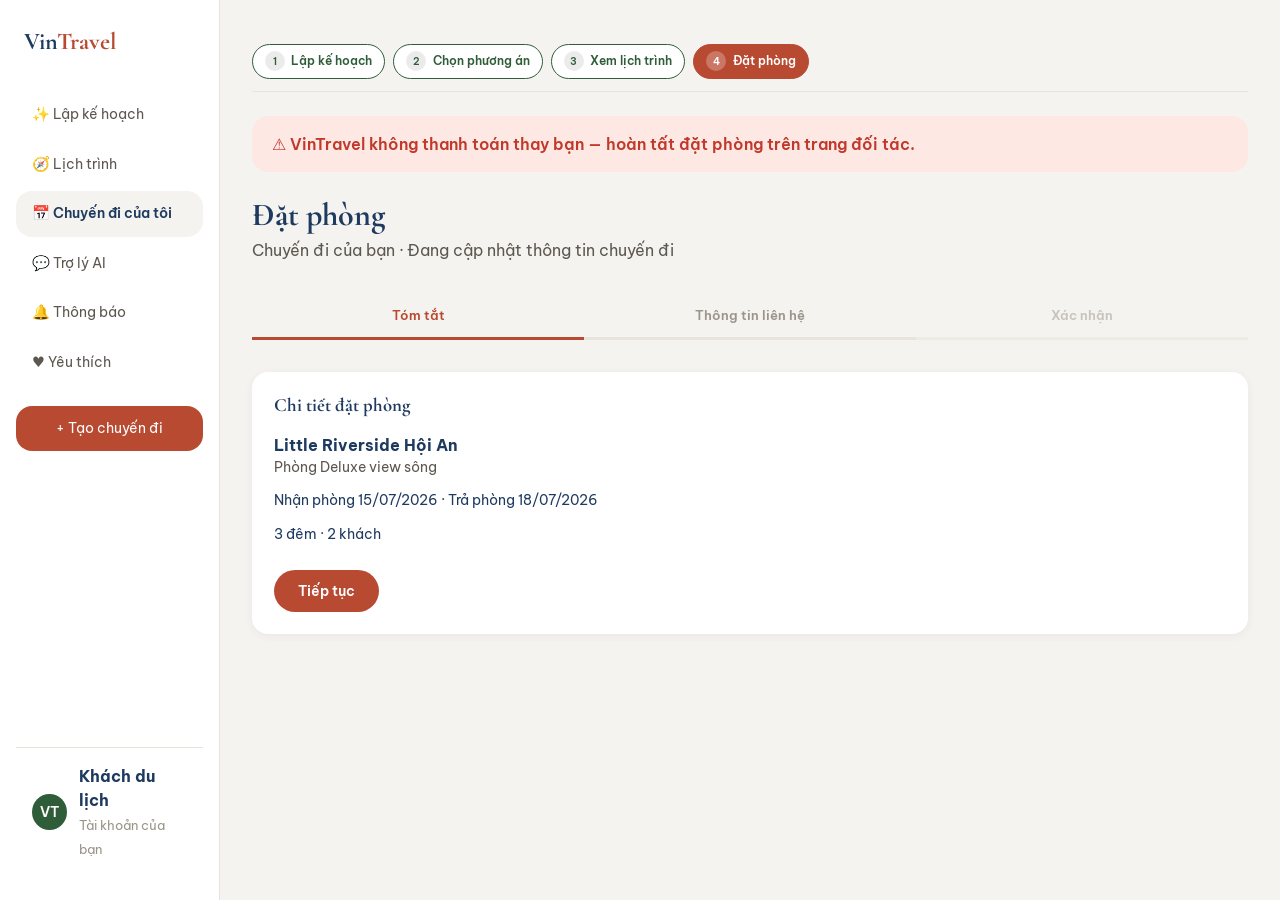
<file: prototype/pages/booking.html>
<!DOCTYPE html>
<html lang="vi">
<head>
  <meta charset="UTF-8">
  <meta name="viewport" content="width=device-width, initial-scale=1.0">
  <title>Đặt phòng — VinTravel</title>
  <link rel="stylesheet" href="../assets/css/tokens.css">
  <link rel="stylesheet" href="../assets/css/layout.css">
  <link rel="stylesheet" href="../assets/css/components.css">
</head>
<body class="has-bottom-nav">
  <div id="app-shell" class="app-shell no-discovery">
    <main class="app-main" data-main>
      <div class="page-content">
        <nav class="flow-stepper" id="trip-stepper" aria-label="Tiến trình chuyến đi"></nav>
        <div class="booking-banner" aria-live="polite">
          ⚠ VinTravel không thanh toán thay bạn — hoàn tất đặt phòng trên trang đối tác.
        </div>

        <div class="page-header">
          <h1>Đặt phòng</h1>
          <p style="color:var(--color-gray-600);margin-top:0.25rem;" id="booking-trip-meta">Xem lại thông tin trước khi chuyển sang trang đặt phòng.</p>
        </div>

        <div class="stepper" id="stepper">
          <div class="stepper-step active" data-step="1">Tóm tắt</div>
          <div class="stepper-step" data-step="2">Thông tin liên hệ</div>
          <div class="stepper-step disabled" data-step="3">Xác nhận</div>
        </div>

        <div class="booking-step" id="step-1">
          <div class="card">
            <h3 style="margin-bottom:1rem;">Chi tiết đặt phòng</h3>
            <div id="summary"></div>
            <button class="btn btn-primary" style="margin-top:1.5rem;" id="to-step-2" type="button">Tiếp tục</button>
          </div>
        </div>

        <div class="booking-step" id="step-2" style="display:none;">
          <div style="display:grid;grid-template-columns:1fr 280px;gap:1.5rem;">
            <div class="card form-disabled-overlay">
              <h3 style="margin-bottom:1rem;">Thông tin thanh toán</h3>
              <p style="font-size:0.85rem;color:var(--color-gray-600);margin-bottom:1rem;">
                VinTravel có thể điền sẵn thông tin bạn đã lưu — thanh toán thực hiện trên trang đối tác.
              </p>
              <div class="form-group">
                <label>Số thẻ</label>
                <input type="text" value="•••• •••• •••• ••••" disabled>
              </div>
              <div style="display:grid;grid-template-columns:1fr 1fr;gap:1rem;">
                <div class="form-group">
                  <label>Hết hạn</label>
                  <input type="text" value="—" disabled>
                </div>
                <div class="form-group">
                  <label>CVV</label>
                  <input type="text" value="—" disabled>
                </div>
              </div>
              <div class="form-group">
                <label>Họ tên trên thẻ</label>
                <input type="text" value="NGUYEN VAN A" disabled>
              </div>
            </div>
            <div class="card">
              <h4 style="margin-bottom:1rem;">Tổng thanh toán</h4>
              <div id="order-summary"></div>
            </div>
          </div>
          <div style="margin-top:1.5rem;display:flex;gap:1rem;flex-wrap:wrap;">
            <button class="btn btn-secondary" id="back-step-1" type="button">Quay lại</button>
            <button class="btn btn-primary" disabled title="Thanh toán trên trang đối tác">Thanh toán tại đây</button>
            <a href="https://www.booking.com" target="_blank" rel="noopener" class="btn btn-primary">Tiếp tục trên Booking.com →</a>
          </div>
        </div>
      </div>
    </main>
  </div>

  <script src="../assets/js/state.js"></script>
  <script src="../assets/js/mock-data.js"></script>
  <script src="../assets/js/app-shell.js"></script>
  <script src="../assets/js/trip-ui.js"></script>
  <script>
    const trip = VinTravelState.load();
    VinTravelAppShell.mount('app-shell', { activePage: 'review', showDiscovery: false });
    VinTravelUI.renderStepper('booking');

    document.getElementById('booking-trip-meta').textContent =
      `${VinTravelUI.getTripTitle(trip)} · ${VinTravelUI.formatTripMeta(trip)}`;

    const b = MOCK_DATA.bookingSummary;
    document.getElementById('summary').innerHTML = `
      <p><strong>${b.hotel}</strong></p>
      <p style="font-size:0.9rem;color:var(--color-gray-600);">${b.room}</p>
      <p style="font-size:0.9rem;margin:0.75rem 0;">Nhận phòng ${b.checkIn} · Trả phòng ${b.checkOut}</p>
      <p style="font-size:0.9rem;">${b.nights} đêm · ${b.travelers} khách</p>`;
    document.getElementById('order-summary').innerHTML = `
      <p style="display:flex;justify-content:space-between;font-size:0.9rem;"><span>Phòng × ${b.nights} đêm</span><span>${b.pricePerNight}</span></p>
      <p style="display:flex;justify-content:space-between;font-size:0.9rem;"><span>Thuế & phí</span><span>${b.taxes}</span></p>
      <hr style="margin:0.75rem 0;border:none;border-top:1px solid var(--color-gray-200);">
      <p style="display:flex;justify-content:space-between;font-weight:700;"><span>Tổng</span><span>${b.total}</span></p>`;

    document.getElementById('to-step-2').addEventListener('click', () => {
      document.getElementById('step-1').style.display = 'none';
      document.getElementById('step-2').style.display = 'block';
      document.querySelectorAll('.stepper-step').forEach((s) => {
        s.classList.toggle('active', s.dataset.step === '2');
      });
    });
    document.getElementById('back-step-1').addEventListener('click', () => {
      document.getElementById('step-2').style.display = 'none';
      document.getElementById('step-1').style.display = 'block';
      document.querySelectorAll('.stepper-step').forEach((s) => {
        s.classList.toggle('active', s.dataset.step === '1');
      });
    });

    if (location.hash === '#t9') document.getElementById('to-step-2').click();
  </script>
</body>
</html>
</file>
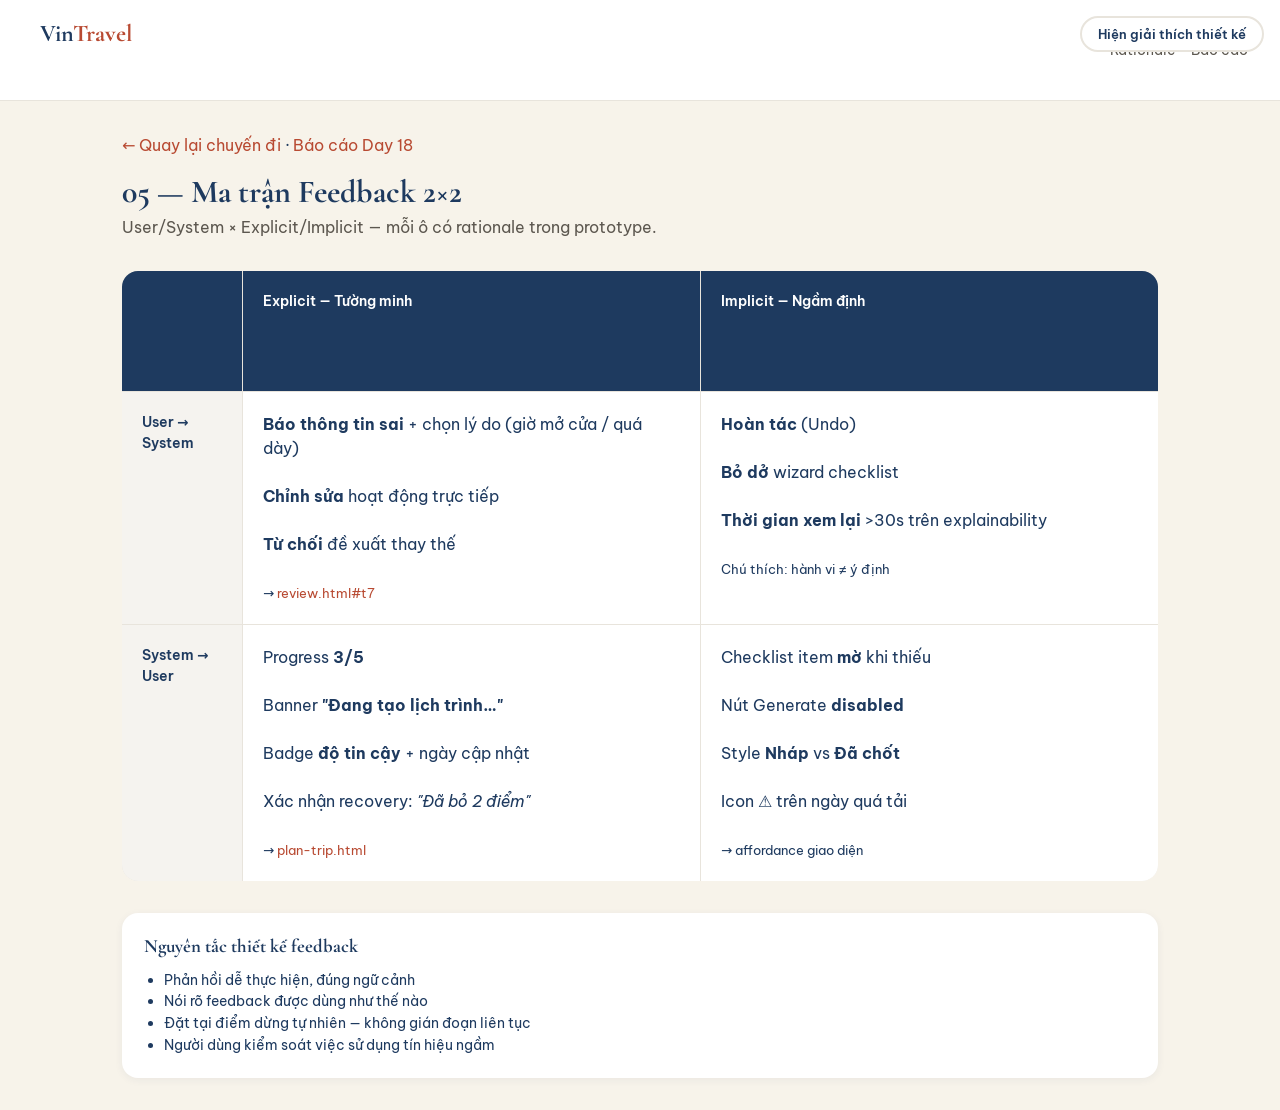
<file: prototype/pages/feedback.html>
<!DOCTYPE html>
<html lang="vi">
<head>
  <meta charset="UTF-8">
  <meta name="viewport" content="width=device-width, initial-scale=1.0">
  <title>Feedback 2×2 — VinTravel</title>
  <link rel="stylesheet" href="../assets/css/tokens.css">
  <link rel="stylesheet" href="../assets/css/layout.css">
  <link rel="stylesheet" href="../assets/css/components.css">
</head>
<body>
  <div class="top-bar">
    <a href="../index.html" class="logo" style="text-decoration:none;">Vin<span>Travel</span></a>
    <nav>
      <a href="rationale.html">Rationale</a>
      <a href="../report.html">Báo cáo</a>
    </nav>
  </div>

  <div class="page-content">
    <p style="margin-bottom:1rem;"><a href="review.html">← Quay lại chuyến đi</a> · <a href="../report.html">Báo cáo Day 18</a></p>
    <div class="page-header">
      <h1>05 — Ma trận Feedback 2×2</h1>
      <p style="color:var(--color-gray-600);">User/System × Explicit/Implicit — mỗi ô có rationale trong prototype.</p>
    </div>

    <div class="feedback-matrix">
      <div class="feedback-cell header"></div>
      <div class="feedback-cell header">Explicit — Tường minh</div>
      <div class="feedback-cell header">Implicit — Ngầm định</div>

      <div class="feedback-cell row-header">User → System</div>
      <div class="feedback-cell has-rationale">
        <strong>Báo thông tin sai</strong> + chọn lý do (giờ mở cửa / quá dày)<br><br>
        <strong>Chỉnh sửa</strong> hoạt động trực tiếp<br><br>
        <strong>Từ chối</strong> đề xuất thay thế<br><br>
        <small>→ <a href="review.html#t7">review.html#t7</a></small>
        <div class="rationale-card">
          <h4>Khi nào?</h4>
          <p>Sau khi xem POI hoặc ngày quá tải. Giúp hệ thống hiểu loại lỗi — không chỉ "không thích".</p>
        </div>
      </div>
      <div class="feedback-cell has-rationale">
        <strong>Hoàn tác</strong> (Undo)<br><br>
        <strong>Bỏ dở</strong> wizard checklist<br><br>
        <strong>Thời gian xem lại</strong> &gt;30s trên explainability<br><br>
        <small>Chú thích: hành vi ≠ ý định</small>
        <div class="rationale-card">
          <h4>Ý nghĩa khác?</h4>
          <p>Undo có thể do đổi ý, không nhất thiết AI sai. Không tự coi là nhãn đúng/sai.</p>
        </div>
      </div>

      <div class="feedback-cell row-header">System → User</div>
      <div class="feedback-cell has-rationale">
        Progress <strong>3/5</strong><br><br>
        Banner <strong>"Đang tạo lịch trình…"</strong><br><br>
        Badge <strong>độ tin cậy</strong> + ngày cập nhật<br><br>
        Xác nhận recovery: <em>"Đã bỏ 2 điểm"</em><br><br>
        <small>→ <a href="plan-trip.html">plan-trip.html</a></small>
        <div class="rationale-card">
          <h4>Mục tiêu</h4>
          <p>Dẫn đường rõ — user biết AI đang làm gì và bước tiếp theo.</p>
        </div>
      </div>
      <div class="feedback-cell has-rationale">
        Checklist item <strong>mờ</strong> khi thiếu<br><br>
        Nút Generate <strong>disabled</strong><br><br>
        Style <strong>Nháp</strong> vs <strong>Đã chốt</strong><br><br>
        Icon <strong>⚠</strong> trên ngày quá tải<br><br>
        <small>→ affordance giao diện</small>
        <div class="rationale-card">
          <h4>Vì sao implicit?</h4>
          <p>Cue ngầm trước khi ngắt lời bằng hướng dẫn trực tiếp — progressive disclosure.</p>
        </div>
      </div>
    </div>

    <div class="card" style="margin-top:2rem;">
      <h3 style="margin-bottom:0.75rem;">Nguyên tắc thiết kế feedback</h3>
      <ul style="padding-left:1.25rem;font-size:0.9rem;">
        <li>Phản hồi dễ thực hiện, đúng ngữ cảnh</li>
        <li>Nói rõ feedback được dùng như thế nào</li>
        <li>Đặt tại điểm dừng tự nhiên — không gián đoạn liên tục</li>
        <li>Người dùng kiểm soát việc sử dụng tín hiệu ngầm</li>
      </ul>
    </div>
  </div>

  <script src="../assets/js/annotations.js"></script>
  <script>VinTravelAnnotations.init();</script>
</body>
</html>
</file>
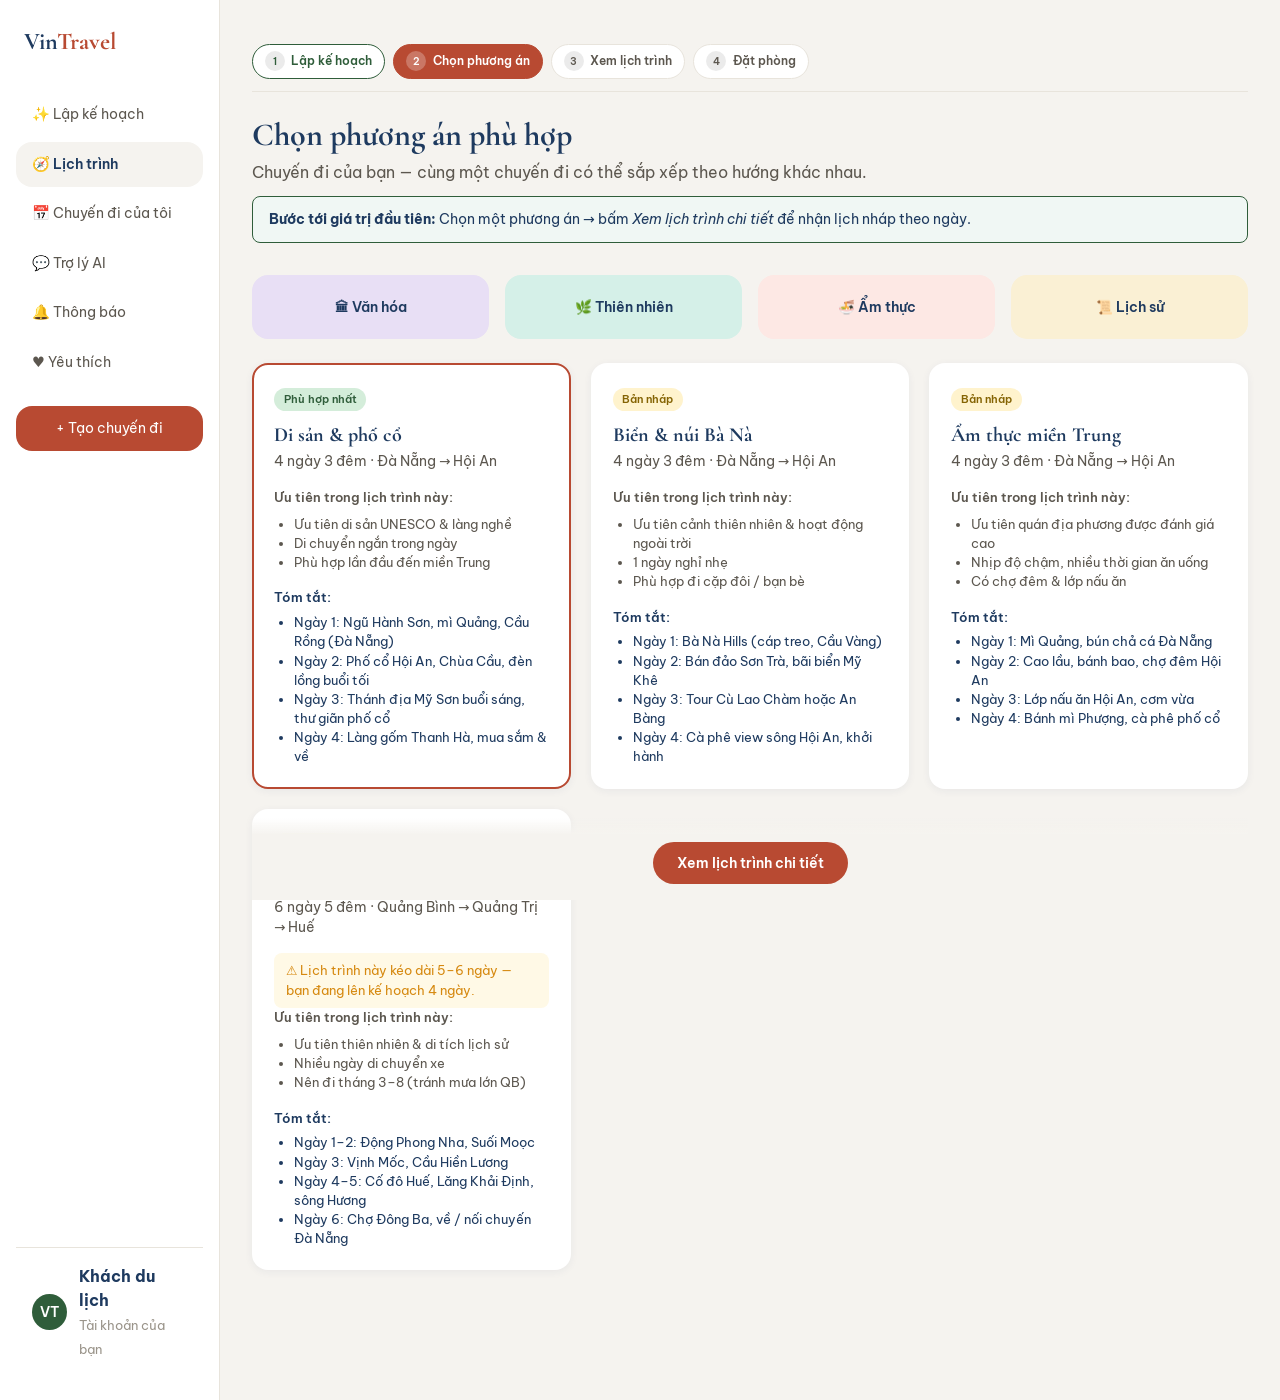
<file: prototype/pages/itineraries.html>
<!DOCTYPE html>
<html lang="vi">
<head>
  <meta charset="UTF-8">
  <meta name="viewport" content="width=device-width, initial-scale=1.0">
  <title>Chọn lịch trình — VinTravel</title>
  <link rel="stylesheet" href="../assets/css/tokens.css">
  <link rel="stylesheet" href="../assets/css/layout.css">
  <link rel="stylesheet" href="../assets/css/components.css">
</head>
<body class="has-bottom-nav">
  <div id="app-shell" class="app-shell no-discovery">
    <main class="app-main" data-main>
      <div class="page-content">
        <nav class="flow-stepper" id="trip-stepper" aria-label="Tiến trình chuyến đi"></nav>
        <div class="page-header">
          <h1>Chọn phương án phù hợp</h1>
          <p style="color:var(--color-gray-600);margin-top:0.35rem;" id="trip-context"></p>
          <div class="callout-core-action" id="core-action-hint" style="margin-top:0.75rem;padding:0.75rem 1rem;background:#f0f7f4;border:1px solid var(--color-bamboo);border-radius:var(--radius-sm);font-size:0.88rem;">
            <strong>Bước tới giá trị đầu tiên:</strong> Chọn một phương án → bấm <em>Xem lịch trình chi tiết</em> để nhận lịch nháp theo ngày.
          </div>
        </div>

        <div class="category-grid" id="category-grid"></div>

        <div class="variant-grid" id="variant-grid"></div>

        <div class="sticky-cta-bar">
          <button class="btn btn-primary" id="select-variant" disabled>Xem lịch trình chi tiết</button>
        </div>
      </div>
    </main>
  </div>

  <script src="../assets/js/state.js"></script>
  <script src="../assets/js/mock-data.js"></script>
  <script src="../assets/js/app-shell.js"></script>
  <script src="../assets/js/tracking-mock.js"></script>
  <script src="../assets/js/trip-ui.js"></script>
  <script>
    const trip = VinTravelState.load();
    if (!trip.draftItinerary) {
      VinTravelTrack.log('itineraries_generated', { variant_count: 4, path: 'direct' });
    }
    VinTravelAppShell.mount('app-shell', { activePage: 'itineraries', showDiscovery: false });
    VinTravelUI.renderStepper('variants');

    const recommendedId = VinTravelUI.getRecommendedVariantId(trip);
    let selectedId = trip.selectedVariant || recommendedId;
    let activeFilter = null;

    document.getElementById('trip-context').textContent =
      `${trip.destination || 'Chuyến đi của bạn'}${trip.duration ? ' · ' + trip.duration : ''} — cùng một chuyến đi có thể sắp xếp theo hướng khác nhau.`;

    const grid = document.getElementById('variant-grid');
    const catGrid = document.getElementById('category-grid');

    MOCK_DATA.categoryFilters.forEach((cat) => {
      const card = document.createElement('div');
      card.className = `category-card ${cat.id}`;
      card.textContent = cat.label;
      card.dataset.filter = cat.id;
      card.addEventListener('click', () => {
        if (activeFilter === cat.id) {
          activeFilter = null;
          card.classList.remove('active');
        } else {
          activeFilter = cat.id;
          catGrid.querySelectorAll('.category-card').forEach((c) => c.classList.remove('active'));
          card.classList.add('active');
        }
        renderVariants();
      });
      catGrid.appendChild(card);
    });

    function renderVariants() {
      grid.innerHTML = '';
      let variants = [...MOCK_DATA.variants];
      if (activeFilter) {
        const filter = MOCK_DATA.categoryFilters.find((f) => f.id === activeFilter);
        variants = variants.filter((v) => filter.variantIds.includes(v.id));
      }

      variants.forEach((v) => {
        const isRec = v.id === recommendedId;
        const mismatch = VinTravelUI.variantDurationMismatch(v, trip);
        const card = document.createElement('div');
        card.className = `card${v.id === selectedId ? ' selected' : ''}`;
        card.dataset.id = v.id;
        card.innerHTML = `
          ${isRec ? '<span class="badge badge-confirmed">Phù hợp nhất</span>' : '<span class="badge badge-draft">Bản nháp</span>'}
          <h3 style="margin:0.75rem 0 0.25rem;font-size:1.25rem;">${v.title}</h3>
          <p style="font-size:0.85rem;color:var(--color-gray-600);margin-bottom:1rem;">${v.subtitle}</p>
          ${mismatch ? `<p class="variant-mismatch">⚠ ${mismatch}</p>` : ''}
          <p style="font-size:0.8rem;font-weight:600;margin-bottom:0.5rem;color:var(--color-gray-600);">Ưu tiên trong lịch trình này:</p>
          <ul style="font-size:0.8rem;padding-left:1.25rem;margin-bottom:1rem;color:var(--color-gray-600);">
            ${v.criteria.map((c) => `<li>${c}</li>`).join('')}
          </ul>
          <p style="font-size:0.8rem;font-weight:600;margin-bottom:0.35rem;">Tóm tắt:</p>
          <ul style="font-size:0.8rem;padding-left:1.25rem;">
            ${v.days.map((d) => `<li>${d}</li>`).join('')}
          </ul>`;
        card.addEventListener('click', () => {
          document.querySelectorAll('.variant-grid .card').forEach((c) => c.classList.remove('selected'));
          card.classList.add('selected');
          selectedId = v.id;
          document.getElementById('select-variant').disabled = false;
        });
        grid.appendChild(card);
      });

      if (selectedId) document.getElementById('select-variant').disabled = false;
    }

    document.getElementById('select-variant').addEventListener('click', () => {
      if (selectedId) {
        VinTravelState.save({ selectedVariant: selectedId, draftItinerary: selectedId, confirmed: false });
        VinTravelTrack.log('itinerary_variant_selected', { variant_id: selectedId });
        window.location.href = 'review.html';
      }
    });

    renderVariants();
  </script>
</body>
</html>
</file>
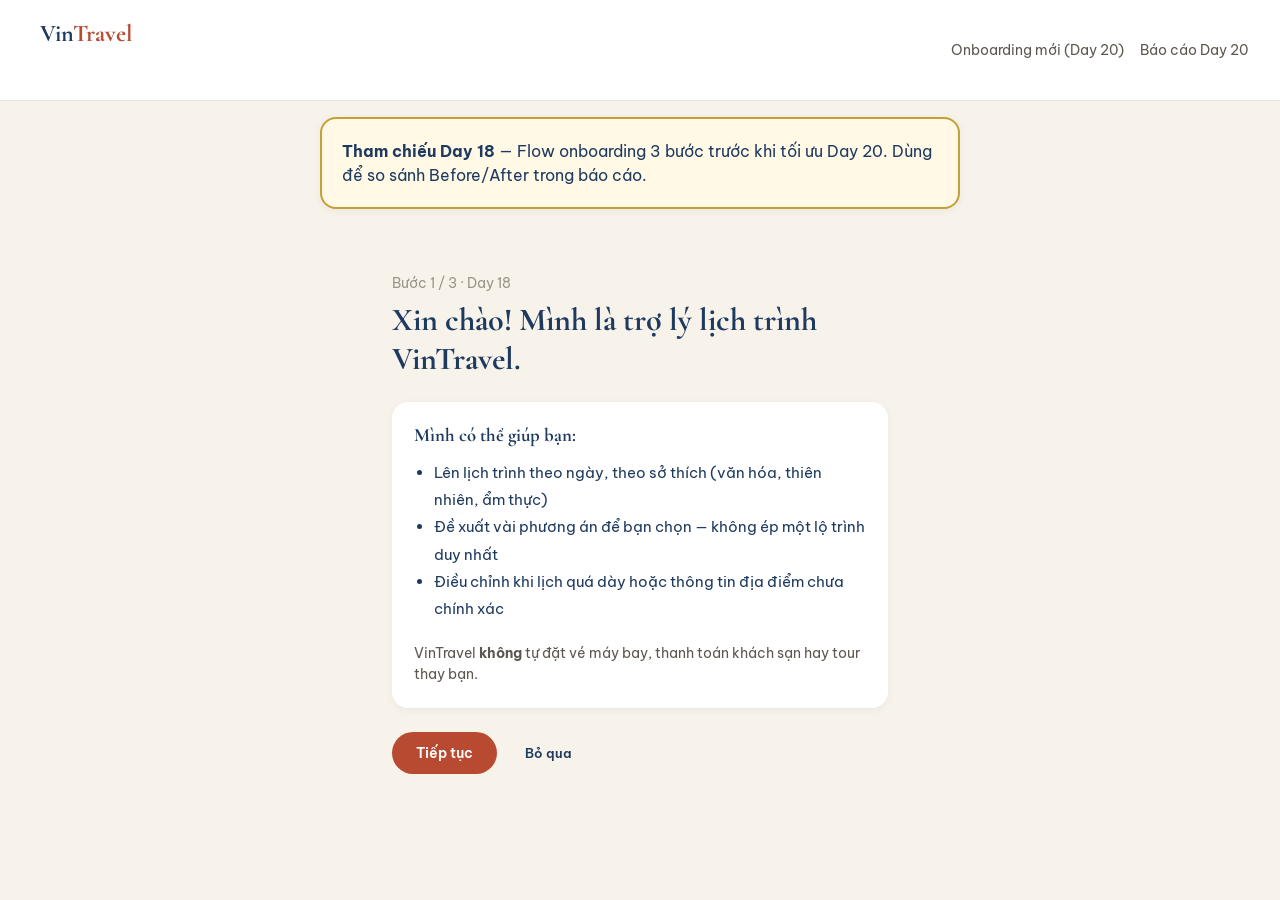
<file: prototype/pages/onboarding-day18.html>
<!DOCTYPE html>
<html lang="vi">
<head>
  <meta charset="UTF-8">
  <meta name="viewport" content="width=device-width, initial-scale=1.0">
  <title>Onboarding Day 18 (tham chiếu) — VinTravel</title>
  <link rel="stylesheet" href="../assets/css/tokens.css">
  <link rel="stylesheet" href="../assets/css/layout.css">
  <link rel="stylesheet" href="../assets/css/components.css">
</head>
<body>
  <div class="top-bar">
    <a href="../index.html" class="logo" style="text-decoration:none;">Vin<span>Travel</span></a>
    <nav>
      <a href="onboarding.html">Onboarding mới (Day 20)</a>
      <a href="../report-day20.html">Báo cáo Day 20</a>
    </nav>
  </div>

  <div class="card" style="max-width:640px;margin:1rem auto;background:#fff9e6;border-color:var(--color-gold);">
    <strong>Tham chiếu Day 18</strong> — Flow onboarding 3 bước trước khi tối ưu Day 20. Dùng để so sánh Before/After trong báo cáo.
  </div>

  <div class="onboarding-steps">
    <div class="onboarding-step active" data-step="1">
      <p style="font-size:0.85rem;color:var(--color-gray-400);margin-bottom:0.5rem;">Bước 1 / 3 · Day 18</p>
      <h1 style="font-size:2rem;margin:0 0 1rem;">Xin chào! Mình là trợ lý lịch trình VinTravel.</h1>
      <div class="card" style="margin:1.5rem 0;">
        <h3 style="margin-bottom:0.75rem;">Mình có thể giúp bạn:</h3>
        <ul style="padding-left:1.25rem;font-size:0.95rem;line-height:1.8;">
          <li>Lên lịch trình theo ngày, theo sở thích (văn hóa, thiên nhiên, ẩm thực)</li>
          <li>Đề xuất vài phương án để bạn chọn — không ép một lộ trình duy nhất</li>
          <li>Điều chỉnh khi lịch quá dày hoặc thông tin địa điểm chưa chính xác</li>
        </ul>
        <p style="margin-top:1.25rem;font-size:0.9rem;color:var(--color-gray-600);">
          VinTravel <strong>không</strong> tự đặt vé máy bay, thanh toán khách sạn hay tour thay bạn.
        </p>
      </div>
      <button class="btn btn-primary" data-next="2">Tiếp tục</button>
      <button class="btn btn-ghost btn-sm" style="margin-left:0.5rem;" id="skip-all">Bỏ qua</button>
    </div>

    <div class="onboarding-step" data-step="2">
      <p style="font-size:0.85rem;color:var(--color-gray-400);margin-bottom:0.5rem;">Bước 2 / 3 · Day 18</p>
      <h1 style="font-size:2rem;margin:0 0 1rem;">Bạn luôn là người quyết định</h1>
      <div class="card" style="margin:1.5rem 0;">
        <p style="margin-bottom:1rem;">Mọi lịch trình ban đầu là <span class="badge badge-draft">Bản nháp</span>.</p>
        <div style="display:grid;gap:0.75rem;font-size:0.95rem;">
          <div>✓ Sửa, xóa hoặc thêm từng hoạt động</div>
          <div>✓ Hoàn tác thay đổi bất cứ lúc nào</div>
          <div>✓ Báo nếu thông tin địa điểm không còn đúng</div>
        </div>
      </div>
      <button class="btn btn-secondary" data-next="1">Quay lại</button>
      <button class="btn btn-primary" data-next="3">Tiếp tục</button>
    </div>

    <div class="onboarding-step" data-step="3">
      <p style="font-size:0.85rem;color:var(--color-gray-400);margin-bottom:0.5rem;">Bước 3 / 3 · Day 18</p>
      <h1 style="font-size:2rem;margin:0 0 0.5rem;">Bạn muốn đi đâu?</h1>
      <p style="color:var(--color-gray-600);margin-bottom:1rem;">Chọn gợi ý hoặc gõ điểm đến của bạn.</p>
      <div class="chips">
        <button class="chip region-chip" data-region="Đà Nẵng – Hội An">Đà Nẵng – Hội An</button>
        <button class="chip region-chip" data-region="Quảng Bình – Phong Nha">Quảng Bình</button>
      </div>
      <div class="input-box" style="margin-top:1rem;">
        <input type="text" id="region-input" placeholder="Hoặc nhập điểm đến…">
      </div>
      <div style="margin-top:1.5rem;display:flex;gap:0.75rem;">
        <button class="btn btn-secondary" data-next="2">Quay lại</button>
        <button class="btn btn-primary" id="finish-onboarding">Bắt đầu lập kế hoạch</button>
      </div>
    </div>
  </div>

  <script src="../assets/js/state.js"></script>
  <script>
    const showStep = (n) => {
      document.querySelectorAll('.onboarding-step').forEach((el) => {
        el.classList.toggle('active', +el.dataset.step === n);
      });
    };
    document.querySelectorAll('[data-next]').forEach((btn) => {
      btn.addEventListener('click', () => showStep(+btn.dataset.next));
    });
    document.querySelectorAll('.region-chip').forEach((chip) => {
      chip.addEventListener('click', () => {
        document.getElementById('region-input').value = chip.dataset.region;
      });
    });
    const goPlan = (dest) => {
      VinTravelState.save({ destination: dest || 'Đà Nẵng – Hội An', onboardingDone: true });
      window.location.href = 'plan-trip.html';
    };
    document.getElementById('finish-onboarding').addEventListener('click', () => {
      goPlan(document.getElementById('region-input').value.trim());
    });
    document.getElementById('skip-all').addEventListener('click', () => goPlan());
  </script>
</body>
</html>
</file>
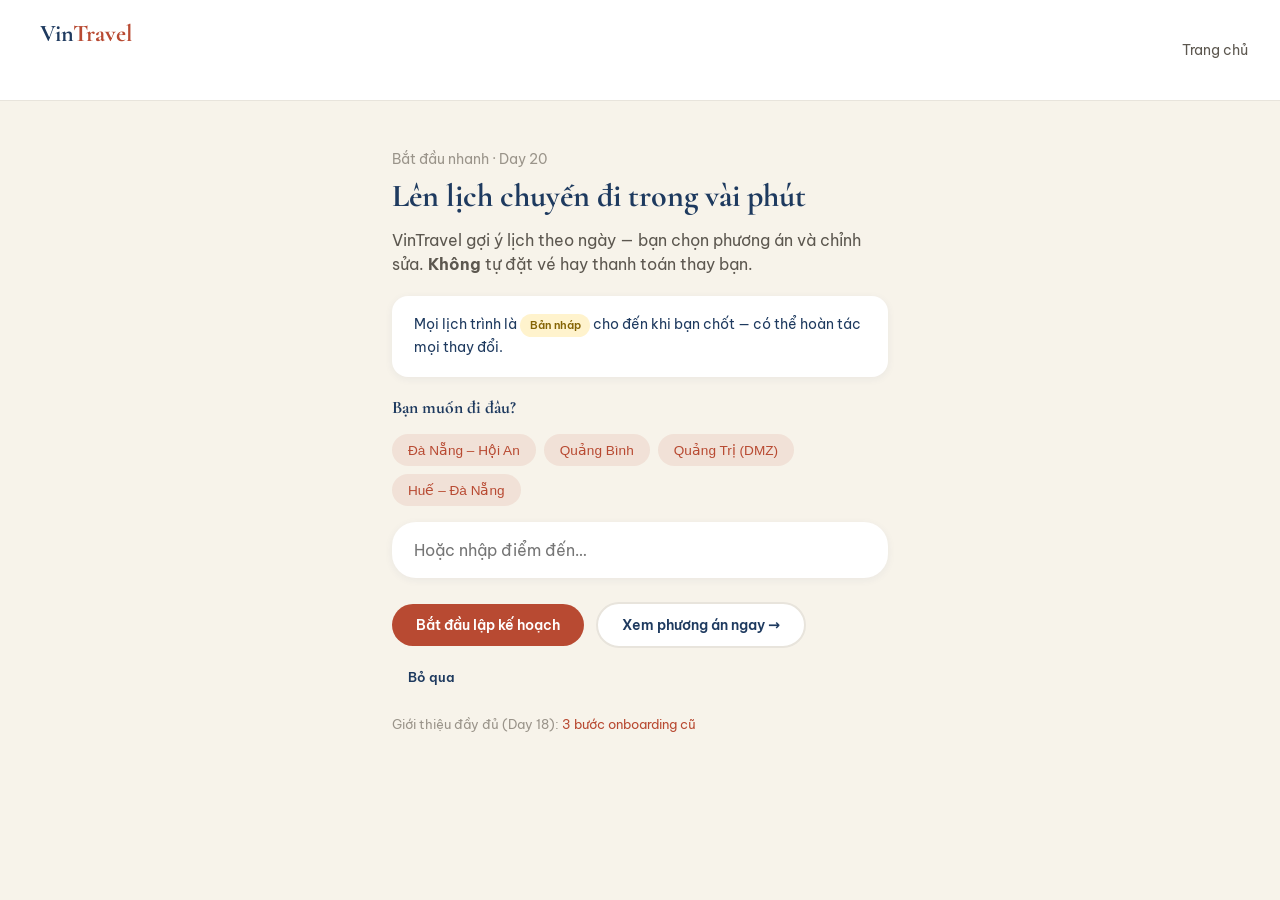
<file: prototype/pages/onboarding.html>
<!DOCTYPE html>
<html lang="vi">
<head>
  <meta charset="UTF-8">
  <meta name="viewport" content="width=device-width, initial-scale=1.0">
  <title>Chào mừng — VinTravel</title>
  <link rel="stylesheet" href="../assets/css/tokens.css">
  <link rel="stylesheet" href="../assets/css/layout.css">
  <link rel="stylesheet" href="../assets/css/components.css">
</head>
<body>
  <div class="top-bar">
    <a href="../index.html" class="logo" style="text-decoration:none;">Vin<span>Travel</span></a>
    <nav><a href="../index.html">Trang chủ</a></nav>
  </div>

  <div class="onboarding-steps">
    <div class="onboarding-step active" data-step="1">
      <p style="font-size:0.85rem;color:var(--color-gray-400);margin-bottom:0.5rem;">Bắt đầu nhanh · Day 20</p>
      <h1 style="font-size:2rem;margin:0 0 0.75rem;">Lên lịch chuyến đi trong vài phút</h1>
      <p style="color:var(--color-gray-600);margin-bottom:1.25rem;max-width:520px;">
        VinTravel gợi ý lịch theo ngày — bạn chọn phương án và chỉnh sửa. <strong>Không</strong> tự đặt vé hay thanh toán thay bạn.
      </p>
      <div class="card" style="margin-bottom:1.25rem;padding:1rem 1.25rem;">
        <p style="font-size:0.9rem;margin:0;">Mọi lịch trình là <span class="badge badge-draft">Bản nháp</span> cho đến khi bạn chốt — có thể hoàn tác mọi thay đổi.</p>
      </div>
      <h2 style="font-size:1.1rem;margin-bottom:0.75rem;">Bạn muốn đi đâu?</h2>
      <div class="chips">
        <button class="chip region-chip" data-region="Đà Nẵng – Hội An">Đà Nẵng – Hội An</button>
        <button class="chip region-chip" data-region="Quảng Bình – Phong Nha">Quảng Bình</button>
        <button class="chip region-chip" data-region="Quảng Trị – DMZ">Quảng Trị (DMZ)</button>
        <button class="chip region-chip" data-region="Huế – Đà Nẵng">Huế – Đà Nẵng</button>
      </div>
      <div class="input-box" style="margin-top:1rem;">
        <input type="text" id="region-input" placeholder="Hoặc nhập điểm đến…">
      </div>
      <div style="margin-top:1.5rem;display:flex;gap:0.75rem;flex-wrap:wrap;align-items:center;">
        <button class="btn btn-primary" id="finish-onboarding">Bắt đầu lập kế hoạch</button>
        <button class="btn btn-secondary" id="quick-start">Xem phương án ngay →</button>
        <a href="../index.html" class="btn btn-ghost btn-sm">Bỏ qua</a>
      </div>
      <p style="margin-top:1.25rem;font-size:0.8rem;color:var(--color-gray-400);">
        Giới thiệu đầy đủ (Day 18): <a href="onboarding-day18.html">3 bước onboarding cũ</a>
      </p>
    </div>
  </div>

  <script src="../assets/js/state.js"></script>
  <script src="../assets/js/tracking-mock.js"></script>
  <script src="../assets/js/trip-ui.js"></script>
  <script>
    VinTravelTrack.log('onboarding_started', { entry_point: 'onboarding' });

    document.querySelectorAll('.region-chip').forEach((chip) => {
      chip.addEventListener('click', () => {
        document.getElementById('region-input').value = chip.dataset.region;
      });
    });

    const goPlan = (dest, quick = false) => {
      const region = dest || document.getElementById('region-input').value.trim() || 'Đà Nẵng – Hội An';
      VinTravelState.save({ destination: region, onboardingDone: true });
      VinTravelTrack.log('destination_set', { region, source: 'onboarding' });
      if (quick) {
        VinTravelUI.quickPathToVariants();
      } else {
        window.location.href = 'plan-trip.html';
      }
    };

    document.getElementById('finish-onboarding').addEventListener('click', () => {
      goPlan(document.getElementById('region-input').value.trim());
    });
    document.getElementById('quick-start').addEventListener('click', () => {
      goPlan(document.getElementById('region-input').value.trim(), true);
    });
  </script>
</body>
</html>
</file>
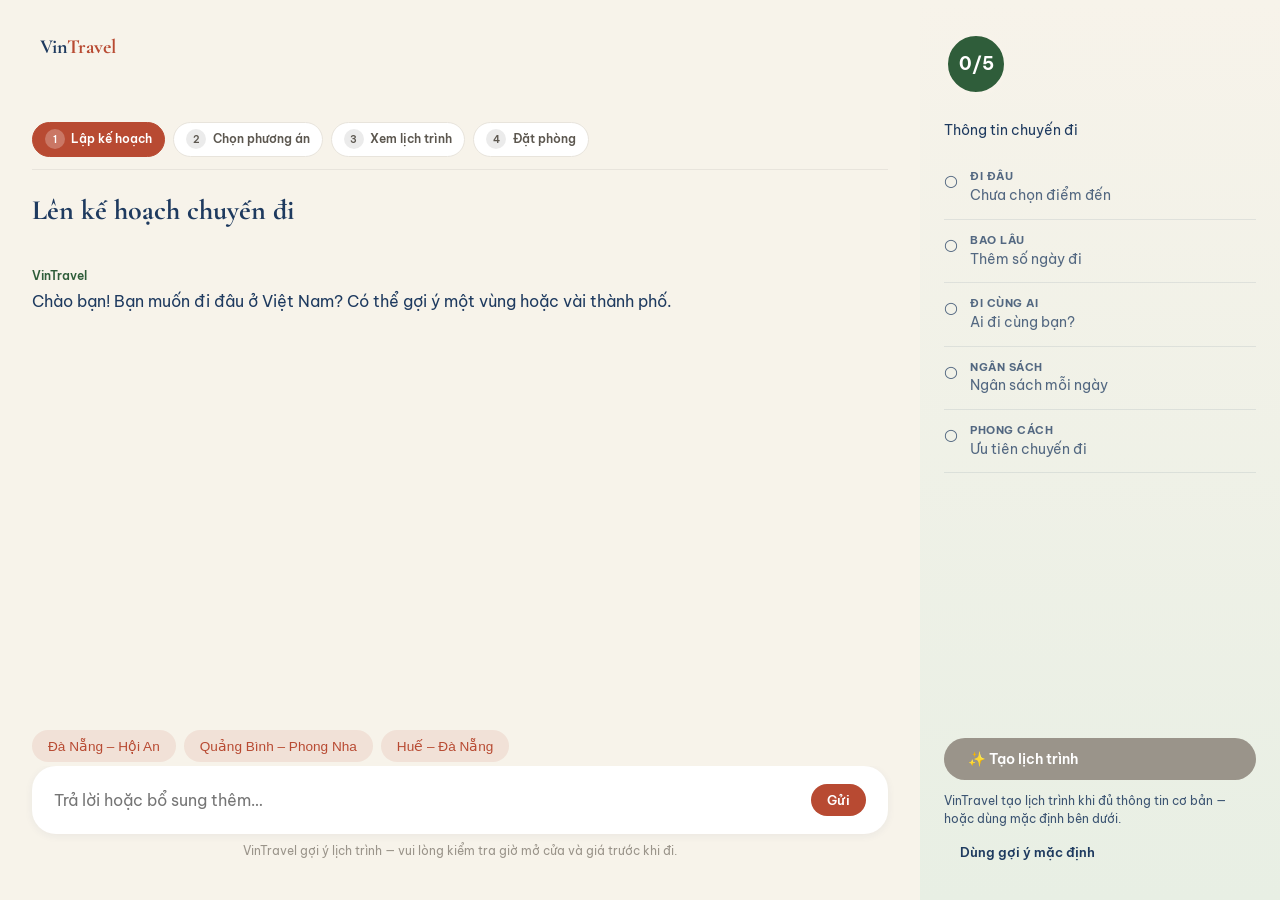
<file: prototype/pages/plan-trip.html>
<!DOCTYPE html>
<html lang="vi">
<head>
  <meta charset="UTF-8">
  <meta name="viewport" content="width=device-width, initial-scale=1.0">
  <title>Lập kế hoạch — VinTravel</title>
  <link rel="stylesheet" href="../assets/css/tokens.css">
  <link rel="stylesheet" href="../assets/css/layout.css">
  <link rel="stylesheet" href="../assets/css/components.css">
</head>
<body class="has-bottom-nav">
  <div class="wizard-layout">
    <div class="wizard-chat">
      <div class="top-bar" style="padding:0 0 1rem;border:none;background:transparent;">
        <a href="../index.html" class="logo" style="text-decoration:none;font-size:1.25rem;">Vin<span>Travel</span></a>
      </div>
      <nav class="flow-stepper" id="trip-stepper" aria-label="Tiến trình chuyến đi"></nav>
      <h2 style="font-size:1.75rem;margin-bottom:1rem;">Lên kế hoạch chuyến đi</h2>
      <div class="chat-messages" id="chat-messages"></div>
      <div class="loading-banner" id="loading" aria-live="polite"><span class="loading-spinner"></span> Đang xử lý…</div>
      <div class="chip-bar" id="chip-bar">
        <div class="chips" id="reply-chips"></div>
      </div>
      <div class="input-box">
        <input type="text" id="chat-input" placeholder="Trả lời hoặc bổ sung thêm…" aria-label="Tin nhắn">
        <button class="btn btn-primary btn-sm" id="send-btn">Gửi</button>
      </div>
      <p class="disclaimer">VinTravel gợi ý lịch trình — vui lòng kiểm tra giờ mở cửa và giá trước khi đi.</p>
    </div>

    <aside class="wizard-sidebar">
      <div class="progress-ring" id="progress-ring">0/5</div>
      <p style="font-size:0.85rem;margin-bottom:1rem;">Thông tin chuyến đi</p>
      <div id="checklist"></div>
      <div id="quick-path-card" class="card" style="display:none;margin-bottom:1rem;padding:0.85rem 1rem;background:#f0f7f4;border-color:var(--color-bamboo);">
        <p style="font-size:0.85rem;margin-bottom:0.65rem;"><strong>Đã có điểm đến?</strong> Xem ngay 4 phương án lịch trình — chi tiết ngân sách có thể bổ sung sau.</p>
        <button class="btn btn-secondary btn-sm" id="quick-variants-btn" type="button" style="width:100%;">Xem phương án ngay →</button>
      </div>
      <button class="btn btn-primary" id="generate-btn" style="width:100%;margin-top:auto;" disabled>
        ✨ Tạo lịch trình
      </button>
      <p style="font-size:0.75rem;margin-top:0.75rem;opacity:0.85;">
        VinTravel tạo lịch trình khi đủ thông tin cơ bản — hoặc dùng mặc định bên dưới.
      </p>
      <button class="btn btn-ghost btn-sm" id="skip-btn" style="margin-top:0.5rem;width:100%;">Dùng gợi ý mặc định</button>
    </aside>
  </div>

  <nav class="bottom-nav" aria-label="Điều hướng chính">
    <a href="../index.html" class="bottom-nav-item"><span class="bottom-nav-icon">🏠</span><span>Trang chủ</span></a>
    <a href="plan-trip.html" class="bottom-nav-item active"><span class="bottom-nav-icon">✨</span><span>Lập kế hoạch</span></a>
    <a href="itineraries.html" class="bottom-nav-item"><span class="bottom-nav-icon">🧭</span><span>Lịch trình</span></a>
    <button type="button" class="bottom-nav-item" id="bottom-account"><span class="bottom-nav-icon">👤</span><span>Tài khoản</span></button>
  </nav>

  <div class="modal-overlay" id="budget-modal">
    <div class="modal" role="dialog" aria-labelledby="budget-title">
      <h3 id="budget-title">Xác nhận ngân sách</h3>
      <p>Bạn chưa chọn mức chi tiêu. Mình sẽ gợi ý trong khoảng <strong>~3 triệu/ngày</strong> (ăn uống & tham quan, chưa gồm khách sạn). Tiếp tục?</p>
      <div class="modal-actions">
        <button class="btn btn-secondary" id="budget-cancel">Để tôi chọn</button>
        <button class="btn btn-primary" id="budget-ok">Tiếp tục</button>
      </div>
    </div>
  </div>

  <script src="../assets/js/state.js"></script>
  <script src="../assets/js/mock-data.js"></script>
  <script src="../assets/js/mock-ai.js"></script>
  <script src="../assets/js/tracking-mock.js"></script>
  <script src="../assets/js/trip-ui.js"></script>
  <script>
    VinTravelUI.renderStepper('plan');
    VinTravelTrack.log('plan_trip_viewed', { has_destination: !!VinTravelState.load().destination });

    function buildInitialChat() {
      const trip = VinTravelState.load();
      const dest = trip.destination || 'Việt Nam';
      const msgs = document.getElementById('chat-messages');
      let intro = '';
      if (trip.destination) {
        intro = `<div class="message user">Tôi muốn đi ${trip.destination}</div>
          <div class="message ai">
            <div class="ai-label">VinTravel</div>
            <p>${trip.destination} — mình đã ghi nhận điểm đến. Hãy bổ sung thêm vài chi tiết bên dưới.</p>
          </div>`;
      } else {
        intro = `<div class="message ai">
            <div class="ai-label">VinTravel</div>
            <p>Chào bạn! Bạn muốn đi đâu ở Việt Nam? Có thể gợi ý một vùng hoặc vài thành phố.</p>
          </div>`;
      }
      msgs.innerHTML = intro;
      updateChips();
      VinTravelUI.scrollChatToBottom();
    }

    function renderChecklist() {
      const items = VinTravelState.getChecklistItems();
      const filled = VinTravelState.countFilled();
      document.getElementById('progress-ring').textContent = `${filled}/5`;
      document.getElementById('checklist').innerHTML = items.map((item) => `
        <div class="checklist-item ${item.value ? 'done' : 'pending'}">
          <span class="check-icon">${item.value ? '✓' : '○'}</span>
          <div>
            <div class="check-label">${item.label}</div>
            <div class="check-value">${item.value || item.hint}</div>
          </div>
        </div>`).join('');
      document.getElementById('generate-btn').disabled = filled < 3;
      const trip = VinTravelState.load();
      const quickCard = document.getElementById('quick-path-card');
      if (quickCard) quickCard.style.display = trip.destination ? 'block' : 'none';
    }

    function updateChips() {
      const s = VinTravelState.load();
      const q = VinTravelAI.getNextQuestion(s);
      const chipsEl = document.getElementById('reply-chips');
      const bar = document.getElementById('chip-bar');
      if (!q) {
        chipsEl.innerHTML = '';
        bar.style.display = 'none';
        return;
      }
      bar.style.display = 'block';
      VinTravelUI.renderChips(chipsEl, q.chips, handleUserMessage);
    }

    async function handleUserMessage(text) {
      const loading = document.getElementById('loading');
      const msgs = document.getElementById('chat-messages');
      msgs.innerHTML += `<div class="message user">${text}</div>`;
      VinTravelUI.scrollChatToBottom();
      loading.classList.add('visible');
      await VinTravelAI.simulate();
      loading.classList.remove('visible');

      const before = VinTravelState.load();
      const updates = VinTravelAI.parseUserInput(text);
      VinTravelState.save(updates);
      const after = VinTravelState.load();
      Object.keys(updates).forEach((key) => {
        if (updates[key] && updates[key] !== before[key]) {
          VinTravelTrack.log('checklist_step_completed', { step_name: key });
        }
      });

      let ack = '';
      Object.keys(updates).forEach((key) => {
        if (updates[key] && updates[key] !== before[key]) {
          ack = VinTravelAI.acknowledgment(key, updates[key]);
        }
      });
      if (!ack) ack = 'Đã ghi nhận.';

      const q = VinTravelAI.getNextQuestion(after);
      let html = `<div class="message ai"><div class="ai-label">VinTravel</div><p>${ack}</p>`;
      if (q) html += `<p style="margin-top:0.5rem;">${q.text}</p>`;
      else html += `<p style="margin-top:0.5rem;">Đủ thông tin rồi — bạn có thể tạo lịch trình.</p>`;
      html += '</div>';
      msgs.innerHTML += html;
      VinTravelUI.scrollChatToBottom();

      renderChecklist();
      updateChips();
    }

    document.getElementById('send-btn').addEventListener('click', () => {
      const input = document.getElementById('chat-input');
      if (input.value.trim()) {
        handleUserMessage(input.value.trim());
        input.value = '';
      }
    });
    document.getElementById('chat-input').addEventListener('keydown', (e) => {
      if (e.key === 'Enter') document.getElementById('send-btn').click();
    });

    document.getElementById('quick-variants-btn')?.addEventListener('click', () => {
      VinTravelUI.quickPathToVariants();
    });

    document.getElementById('skip-btn').addEventListener('click', () => {
      const trip = VinTravelState.load();
      VinTravelState.save({
        destination: trip.destination || 'Đà Nẵng – Hội An',
        duration: '4 ngày',
        companions: '2 người (cặp đôi)',
        budget: '~3 triệu/ngày',
        style: 'Văn hóa & di sản',
      });
      renderChecklist();
      updateChips();
      document.getElementById('generate-btn').disabled = false;
    });

    document.getElementById('generate-btn').addEventListener('click', () => {
      if (!VinTravelState.load().budget) {
        document.getElementById('budget-modal').classList.add('open');
        return;
      }
      goGenerate();
    });

    document.getElementById('budget-ok').addEventListener('click', () => {
      VinTravelState.save({ budget: '~3 triệu/ngày' });
      document.getElementById('budget-modal').classList.remove('open');
      renderChecklist();
      goGenerate();
    });
    document.getElementById('budget-cancel').addEventListener('click', () => {
      document.getElementById('budget-modal').classList.remove('open');
    });

    function goGenerate() {
      const trip = VinTravelState.load();
      const recommended = VinTravelUI.getRecommendedVariantId(trip);
      const loading = document.getElementById('loading');
      loading.classList.add('visible');
      loading.innerHTML = '<span class="loading-spinner"></span> Đang tạo lịch trình…';
      setTimeout(() => {
        VinTravelState.save({
          checklistProgress: 5,
          draftItinerary: recommended,
          selectedVariant: recommended,
        });
        VinTravelTrack.log('itineraries_generated', { variant_count: 4, path: 'wizard' });
        window.location.href = 'itineraries.html';
      }, 1400);
    }

    document.getElementById('bottom-account').addEventListener('click', () => {
      VinTravelUI.showComingSoon('Tài khoản');
    });

    renderChecklist();
    buildInitialChat();
  </script>
</body>
</html>
</file>
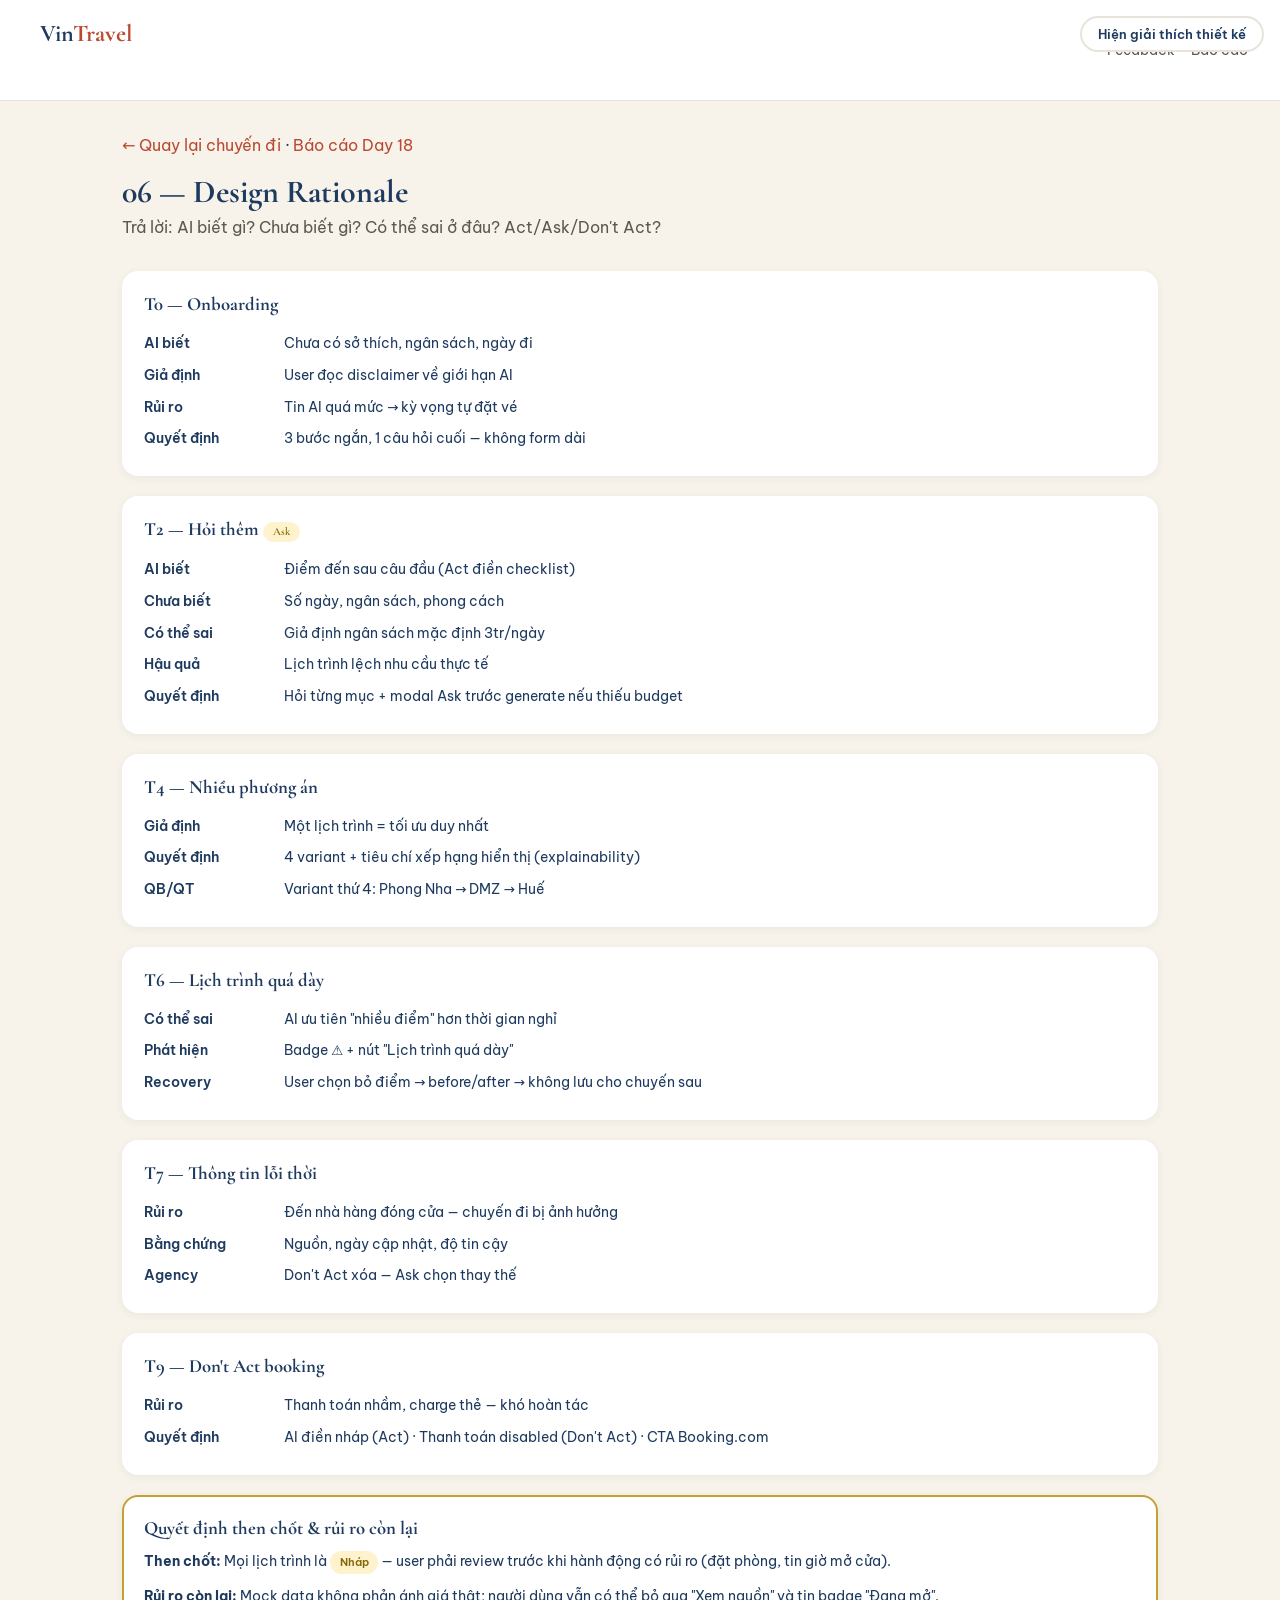
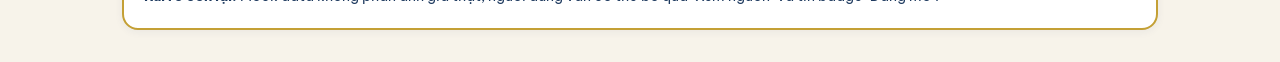
<file: prototype/pages/rationale.html>
<!DOCTYPE html>
<html lang="vi">
<head>
  <meta charset="UTF-8">
  <meta name="viewport" content="width=device-width, initial-scale=1.0">
  <title>Design Rationale — VinTravel</title>
  <link rel="stylesheet" href="../assets/css/tokens.css">
  <link rel="stylesheet" href="../assets/css/layout.css">
  <link rel="stylesheet" href="../assets/css/components.css">
</head>
<body>
  <div class="top-bar">
    <a href="../index.html" class="logo" style="text-decoration:none;">Vin<span>Travel</span></a>
    <nav>
      <a href="feedback.html">Feedback</a>
      <a href="../report.html">Báo cáo</a>
    </nav>
  </div>

  <div class="page-content">
    <p style="margin-bottom:1rem;"><a href="review.html">← Quay lại chuyến đi</a> · <a href="../report.html">Báo cáo Day 18</a></p>
    <div class="page-header">
      <h1>06 — Design Rationale</h1>
      <p style="color:var(--color-gray-600);">Trả lời: AI biết gì? Chưa biết gì? Có thể sai ở đâu? Act/Ask/Don't Act?</p>
    </div>

    <div style="display:grid;gap:1.25rem;">
      <div class="card">
        <h3>T0 — Onboarding</h3>
        <table style="width:100%;font-size:0.85rem;margin-top:0.75rem;border-collapse:collapse;">
          <tr><td style="padding:0.35rem 0;font-weight:600;width:140px;">AI biết</td><td>Chưa có sở thích, ngân sách, ngày đi</td></tr>
          <tr><td style="padding:0.35rem 0;font-weight:600;">Giả định</td><td>User đọc disclaimer về giới hạn AI</td></tr>
          <tr><td style="padding:0.35rem 0;font-weight:600;">Rủi ro</td><td>Tin AI quá mức → kỳ vọng tự đặt vé</td></tr>
          <tr><td style="padding:0.35rem 0;font-weight:600;">Quyết định</td><td>3 bước ngắn, 1 câu hỏi cuối — không form dài</td></tr>
        </table>
      </div>

      <div class="card">
        <h3>T2 — Hỏi thêm <span class="badge badge-ask">Ask</span></h3>
        <table style="width:100%;font-size:0.85rem;margin-top:0.75rem;border-collapse:collapse;">
          <tr><td style="padding:0.35rem 0;font-weight:600;width:140px;">AI biết</td><td>Điểm đến sau câu đầu (Act điền checklist)</td></tr>
          <tr><td style="padding:0.35rem 0;font-weight:600;">Chưa biết</td><td>Số ngày, ngân sách, phong cách</td></tr>
          <tr><td style="padding:0.35rem 0;font-weight:600;">Có thể sai</td><td>Giả định ngân sách mặc định 3tr/ngày</td></tr>
          <tr><td style="padding:0.35rem 0;font-weight:600;">Hậu quả</td><td>Lịch trình lệch nhu cầu thực tế</td></tr>
          <tr><td style="padding:0.35rem 0;font-weight:600;">Quyết định</td><td>Hỏi từng mục + modal Ask trước generate nếu thiếu budget</td></tr>
        </table>
      </div>

      <div class="card">
        <h3>T4 — Nhiều phương án</h3>
        <table style="width:100%;font-size:0.85rem;margin-top:0.75rem;border-collapse:collapse;">
          <tr><td style="padding:0.35rem 0;font-weight:600;width:140px;">Giả định</td><td>Một lịch trình = tối ưu duy nhất</td></tr>
          <tr><td style="padding:0.35rem 0;font-weight:600;">Quyết định</td><td>4 variant + tiêu chí xếp hạng hiển thị (explainability)</td></tr>
          <tr><td style="padding:0.35rem 0;font-weight:600;">QB/QT</td><td>Variant thứ 4: Phong Nha → DMZ → Huế</td></tr>
        </table>
      </div>

      <div class="card">
        <h3>T6 — Lịch trình quá dày</h3>
        <table style="width:100%;font-size:0.85rem;margin-top:0.75rem;border-collapse:collapse;">
          <tr><td style="padding:0.35rem 0;font-weight:600;width:140px;">Có thể sai</td><td>AI ưu tiên "nhiều điểm" hơn thời gian nghỉ</td></tr>
          <tr><td style="padding:0.35rem 0;font-weight:600;">Phát hiện</td><td>Badge ⚠ + nút "Lịch trình quá dày"</td></tr>
          <tr><td style="padding:0.35rem 0;font-weight:600;">Recovery</td><td>User chọn bỏ điểm → before/after → không lưu cho chuyến sau</td></tr>
        </table>
      </div>

      <div class="card">
        <h3>T7 — Thông tin lỗi thời</h3>
        <table style="width:100%;font-size:0.85rem;margin-top:0.75rem;border-collapse:collapse;">
          <tr><td style="padding:0.35rem 0;font-weight:600;width:140px;">Rủi ro</td><td>Đến nhà hàng đóng cửa — chuyến đi bị ảnh hưởng</td></tr>
          <tr><td style="padding:0.35rem 0;font-weight:600;">Bằng chứng</td><td>Nguồn, ngày cập nhật, độ tin cậy</td></tr>
          <tr><td style="padding:0.35rem 0;font-weight:600;">Agency</td><td>Don't Act xóa — Ask chọn thay thế</td></tr>
        </table>
      </div>

      <div class="card">
        <h3>T9 — Don't Act booking</h3>
        <table style="width:100%;font-size:0.85rem;margin-top:0.75rem;border-collapse:collapse;">
          <tr><td style="padding:0.35rem 0;font-weight:600;width:140px;">Rủi ro</td><td>Thanh toán nhầm, charge thẻ — khó hoàn tác</td></tr>
          <tr><td style="padding:0.35rem 0;font-weight:600;">Quyết định</td><td>AI điền nháp (Act) · Thanh toán disabled (Don't Act) · CTA Booking.com</td></tr>
        </table>
      </div>

      <div class="card" style="border-color:var(--color-gold);">
        <h3>Quyết định then chốt & rủi ro còn lại</h3>
        <p style="margin-top:0.75rem;font-size:0.9rem;">
          <strong>Then chốt:</strong> Mọi lịch trình là <span class="badge badge-draft">Nháp</span> — user phải review trước khi hành động có rủi ro (đặt phòng, tin giờ mở cửa).
        </p>
        <p style="margin-top:0.75rem;font-size:0.9rem;">
          <strong>Rủi ro còn lại:</strong> Mock data không phản ánh giá thật; người dùng vẫn có thể bỏ qua "Xem nguồn" và tin badge "Đang mở".
        </p>
      </div>
    </div>
  </div>

  <script src="../assets/js/annotations.js"></script>
  <script>VinTravelAnnotations.init();</script>
</body>
</html>
</file>
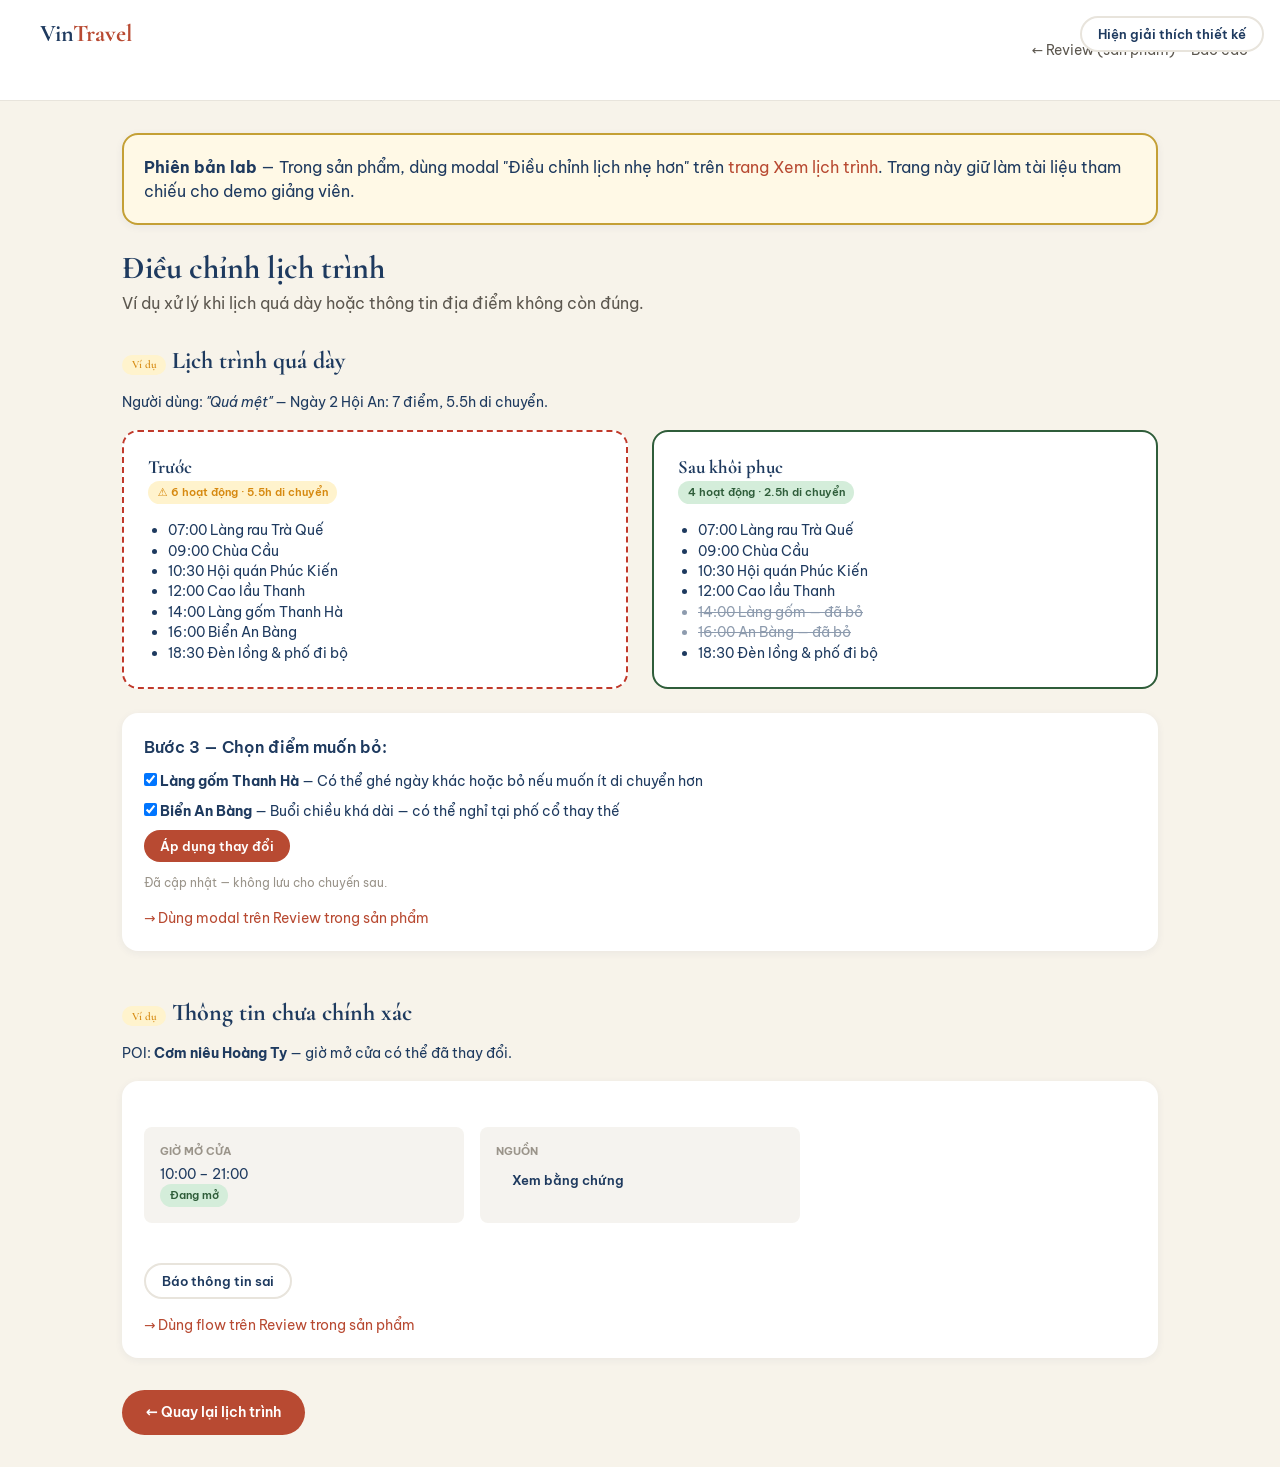
<file: prototype/pages/recovery.html>
<!DOCTYPE html>
<html lang="vi">
<head>
  <meta charset="UTF-8">
  <meta name="viewport" content="width=device-width, initial-scale=1.0">
  <title>Điều chỉnh lịch trình — VinTravel (Lab)</title>
  <link rel="stylesheet" href="../assets/css/tokens.css">
  <link rel="stylesheet" href="../assets/css/layout.css">
  <link rel="stylesheet" href="../assets/css/components.css">
</head>
<body>
  <div class="top-bar">
    <a href="../index.html" class="logo" style="text-decoration:none;">Vin<span>Travel</span></a>
    <nav>
      <a href="review.html">← Review (sản phẩm)</a>
      <a href="../report.html">Báo cáo</a>
    </nav>
  </div>

  <div class="page-content">
    <div class="card" style="margin-bottom:1.5rem;background:#fff9e6;border-color:var(--color-gold);">
      <strong>Phiên bản lab</strong> — Trong sản phẩm, dùng modal "Điều chỉnh lịch nhẹ hơn" trên <a href="review.html">trang Xem lịch trình</a>. Trang này giữ làm tài liệu tham chiếu cho demo giảng viên.
    </div>

    <div class="page-header">
      <h1>Điều chỉnh lịch trình</h1>
      <p style="color:var(--color-gray-600);">Ví dụ xử lý khi lịch quá dày hoặc thông tin địa điểm không còn đúng.</p>
    </div>

    <!-- T6 -->
    <section id="t6" style="margin-bottom:3rem;">
      <h2 style="margin-bottom:1rem;"><span class="badge badge-warning">Ví dụ</span> Lịch trình quá dày</h2>
      <p style="margin-bottom:1rem;font-size:0.9rem;">Người dùng: <em>"Quá mệt"</em> — Ngày 2 Hội An: 7 điểm, 5.5h di chuyển.</p>

      <div class="recovery-split has-rationale">
        <div class="recovery-panel before">
          <h3>Trước</h3>
          <span class="badge badge-warning">⚠ 6 hoạt động · 5.5h di chuyển</span>
          <ul style="font-size:0.85rem;margin-top:1rem;padding-left:1.25rem;">
            <li>07:00 Làng rau Trà Quế</li>
            <li>09:00 Chùa Cầu</li>
            <li>10:30 Hội quán Phúc Kiến</li>
            <li>12:00 Cao lầu Thanh</li>
            <li>14:00 Làng gốm Thanh Hà</li>
            <li>16:00 Biển An Bàng</li>
            <li>18:30 Đèn lồng & phố đi bộ</li>
          </ul>
        </div>
        <div class="recovery-panel after" id="t6-after">
          <h3>Sau khôi phục</h3>
          <span class="badge badge-confirmed">4 hoạt động · 2.5h di chuyển</span>
          <ul style="font-size:0.85rem;margin-top:1rem;padding-left:1.25rem;" id="t6-after-list">
            <li>07:00 Làng rau Trà Quế</li>
            <li>09:00 Chùa Cầu</li>
            <li>10:30 Hội quán Phúc Kiến</li>
            <li>12:00 Cao lầu Thanh</li>
            <li style="text-decoration:line-through;opacity:0.5;">14:00 Làng gốm — đã bỏ</li>
            <li style="text-decoration:line-through;opacity:0.5;">16:00 An Bàng — đã bỏ</li>
            <li>18:30 Đèn lồng & phố đi bộ</li>
          </ul>
        </div>
        <div class="rationale-card">
          <h4>Recovery loop (6 bước)</h4>
          <p>Phát hiện → đề xuất bỏ điểm → user chọn → xác nhận → preview → thông báo không lưu cho chuyến sau.</p>
        </div>
      </div>

      <div class="card" style="margin-top:1.5rem;">
        <p style="font-weight:600;margin-bottom:0.75rem;">Bước 3 — Chọn điểm muốn bỏ:</p>
        <div id="t6-checkboxes"></div>
        <p style="font-size:0.85rem;margin:1rem 0;color:var(--color-bamboo);display:none;" id="t6-confirm">
          ✓ Đã hiểu: giảm tải buổi chiều
        </p>
        <button class="btn btn-primary btn-sm" id="t6-apply">Áp dụng thay đổi</button>
        <p style="font-size:0.75rem;margin-top:0.75rem;color:var(--color-gray-400);">Đã cập nhật — không lưu cho chuyến sau.</p>
        <p style="margin-top:1rem;font-size:0.85rem;"><a href="review.html#t6">→ Dùng modal trên Review trong sản phẩm</a></p>
      </div>
    </section>

    <!-- T7 -->
    <section id="t7">
      <h2 style="margin-bottom:1rem;"><span class="badge badge-warning">Ví dụ</span> Thông tin chưa chính xác</h2>
      <p style="margin-bottom:1rem;font-size:0.9rem;">POI: <strong>Cơm niêu Hoàng Ty</strong> — giờ mở cửa có thể đã thay đổi.</p>

      <div class="card has-rationale">
        <div class="poi-info-blocks">
          <div class="poi-info-block" id="t7-hours">
            <div class="label">Giờ mở cửa</div>
            <div>10:00 – 21:00</div>
            <span class="badge badge-confirmed" id="t7-badge">Đang mở</span>
          </div>
          <div class="poi-info-block">
            <div class="label">Nguồn</div>
            <button class="btn btn-ghost btn-sm" id="t7-evidence-btn">Xem bằng chứng</button>
          </div>
        </div>
        <div class="evidence-panel" id="t7-evidence" style="display:none;">
          <strong>Nguồn:</strong> Google Maps · TripAdvisor<br>
          <strong>Cập nhật:</strong> 08/2024<br>
          <strong>Độ tin cậy:</strong> Thấp — nếu tin hoàn toàn, chuyến đi có thể bị ảnh hưởng.
        </div>
        <button class="btn btn-secondary btn-sm" style="margin-top:1rem;" id="t7-report">Báo thông tin sai</button>
        <div id="t7-flow" style="display:none;margin-top:1rem;">
          <p>Chọn lý do <span class="badge badge-dont-act">AI Don't Act tự xóa</span>:</p>
          <button class="btn btn-secondary btn-sm" id="t7-reason">Đã đóng cửa / đổi giờ</button>
          <div id="t7-alts" style="display:none;margin-top:1rem;">
            <p>Chọn thay thế <span class="badge badge-ask">Ask</span>:</p>
            <div class="chips">
              <button class="chip" data-alt="Cơm Niêu 3 Cá Bống">Cơm Niêu 3 Cá Bống</button>
              <button class="chip" data-alt="Han Cookery">Han Cookery</button>
            </div>
          </div>
        </div>
        <div class="rationale-card">
          <h4>Explainability</h4>
          <p>Lớp bằng chứng giúp user quyết định — không giải thích toàn bộ mô hình AI.</p>
        </div>
        <p style="margin-top:1rem;font-size:0.85rem;"><a href="review.html#t7">→ Dùng flow trên Review trong sản phẩm</a></p>
      </div>
    </section>

    <div style="margin-top:2rem;">
      <a href="review.html" class="btn btn-primary">← Quay lại lịch trình</a>
    </div>
  </div>

  <script src="../assets/js/state.js"></script>
  <script src="../assets/js/mock-data.js"></script>
  <script src="../assets/js/annotations.js"></script>
  <script>
    VinTravelAnnotations.init();

    const list = document.getElementById('t6-checkboxes');
    MOCK_DATA.overloadedRemovable.forEach((r) => {
      list.innerHTML += `<label style="display:block;margin:0.5rem 0;font-size:0.9rem;">
        <input type="checkbox" value="${r.id}" checked> <strong>${r.name}</strong> — ${r.reason}
      </label>`;
    });

    document.getElementById('t6-apply').addEventListener('click', () => {
      document.getElementById('t6-confirm').style.display = 'block';
      VinTravelState.save({ recoveryApplied: true });
    });

    document.getElementById('t7-evidence-btn').addEventListener('click', () => {
      const el = document.getElementById('t7-evidence');
      el.style.display = el.style.display === 'none' ? 'block' : 'none';
    });
    document.getElementById('t7-report').addEventListener('click', () => {
      document.getElementById('t7-flow').style.display = 'block';
    });
    document.getElementById('t7-reason').addEventListener('click', () => {
      document.getElementById('t7-badge').textContent = 'Cần xác minh';
      document.getElementById('t7-badge').className = 'badge badge-danger';
      document.getElementById('t7-alts').style.display = 'block';
    });
    document.querySelectorAll('#t7-alts .chip').forEach((c) => {
      c.addEventListener('click', () => {
        document.getElementById('t7-badge').textContent = 'Đã thay thế';
        document.getElementById('t7-badge').className = 'badge badge-confirmed';
        document.getElementById('t7-hours').querySelector('div:nth-child(2)').textContent = '11:00 – 22:00 (' + c.dataset.alt + ')';
        VinTravelState.save({ poiReported: true });
      });
    });

    if (location.hash === '#t6') document.getElementById('t6').scrollIntoView();
    if (location.hash === '#t7') document.getElementById('t7').scrollIntoView();
  </script>
</body>
</html>
</file>
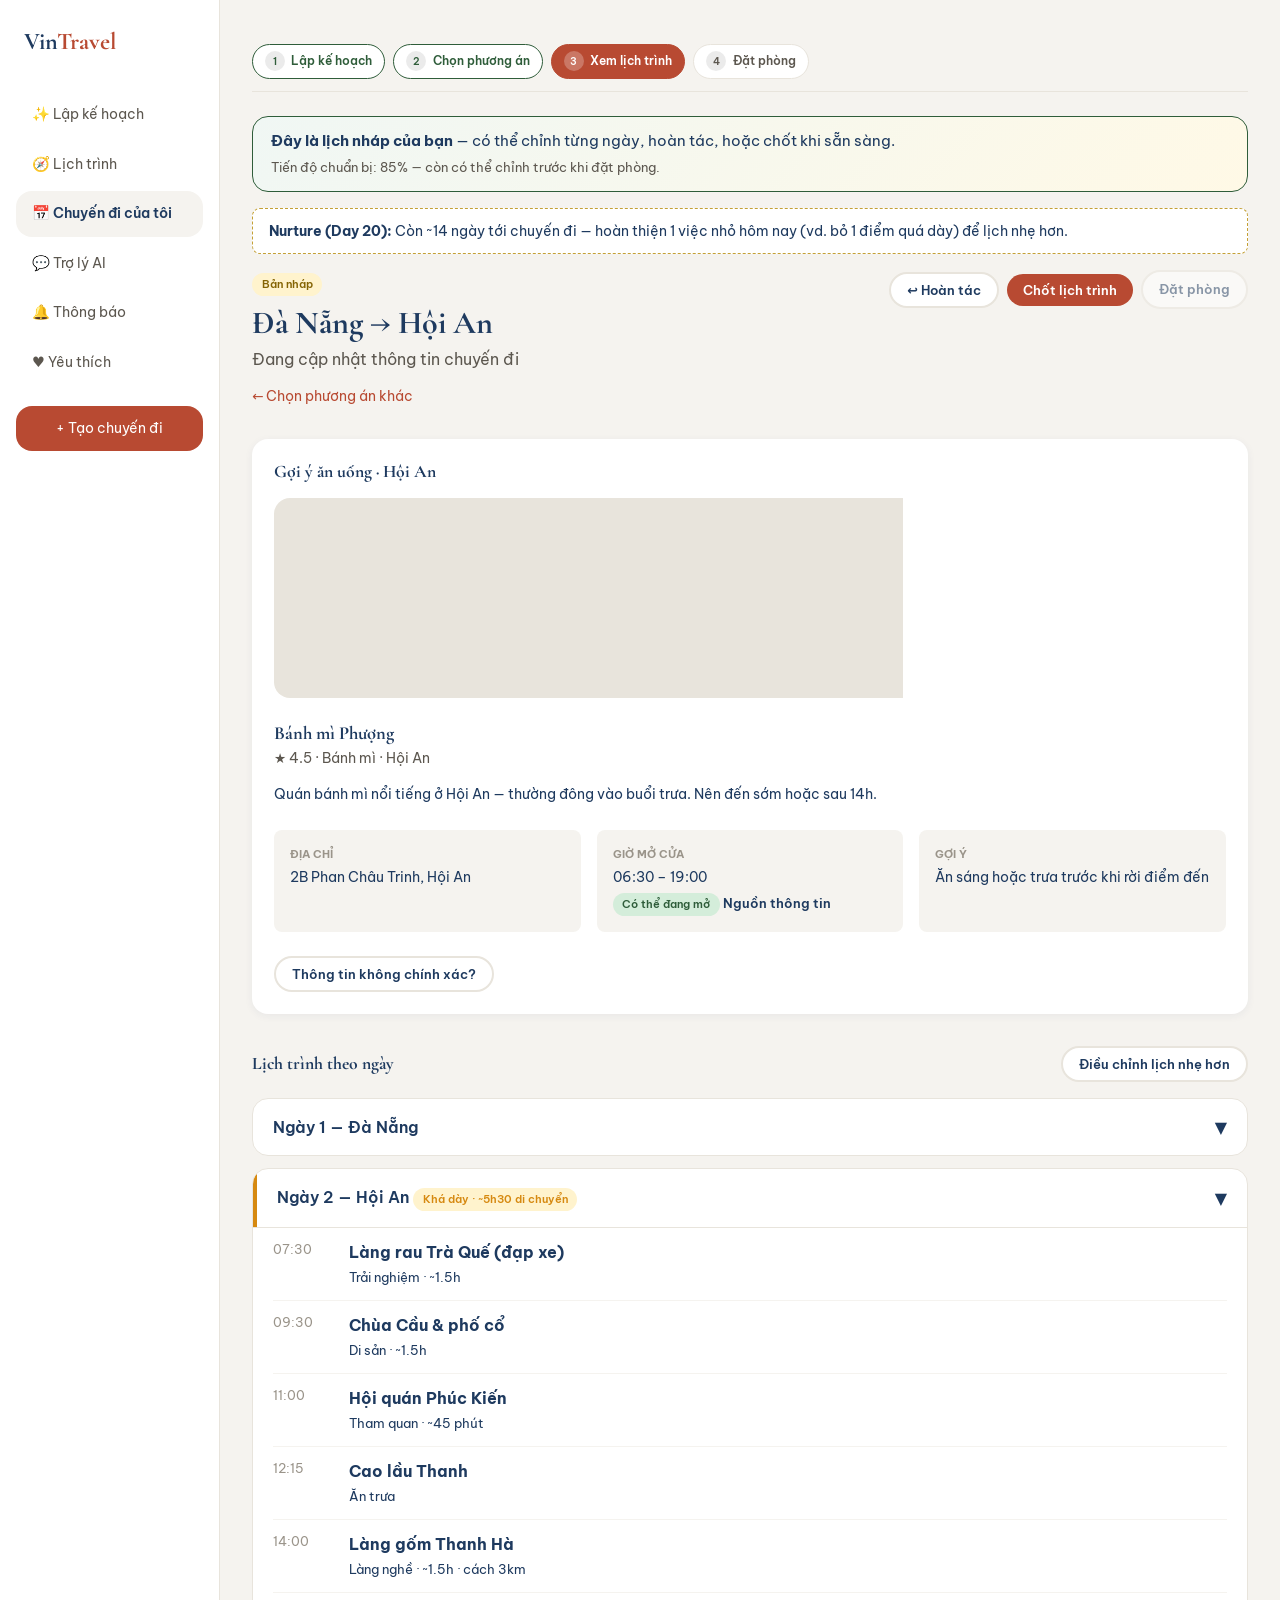
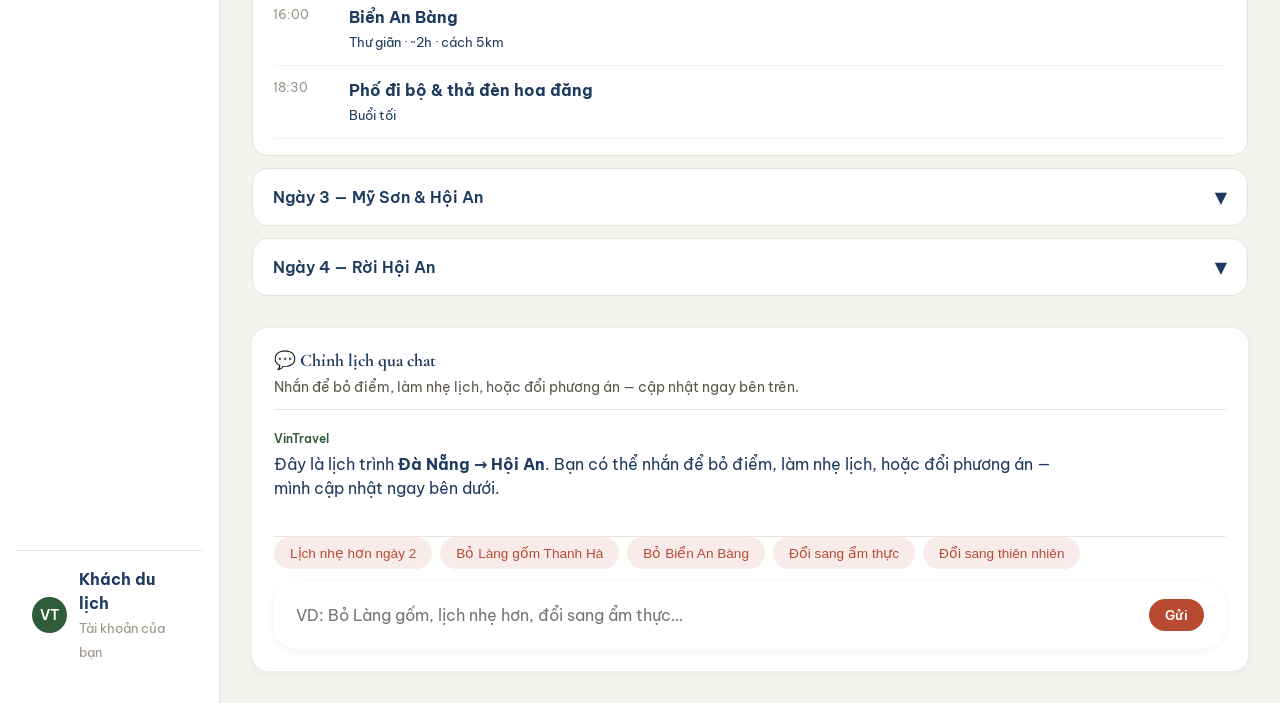
<file: prototype/pages/review.html>
<!DOCTYPE html>
<html lang="vi">
<head>
  <meta charset="UTF-8">
  <meta name="viewport" content="width=device-width, initial-scale=1.0">
  <title>Lịch trình — VinTravel</title>
  <link rel="stylesheet" href="../assets/css/tokens.css">
  <link rel="stylesheet" href="../assets/css/layout.css">
  <link rel="stylesheet" href="../assets/css/components.css">
</head>
<body class="has-bottom-nav">
  <div id="app-shell" class="app-shell no-discovery">
    <main class="app-main" data-main>
      <div class="page-content">
        <nav class="flow-stepper" id="trip-stepper" aria-label="Tiến trình chuyến đi"></nav>
        <div id="value-banner" class="value-evidence-banner" style="display:none;margin-bottom:1rem;padding:0.85rem 1.1rem;background:linear-gradient(135deg,#f0f7f4,#fff9e6);border:1px solid var(--color-bamboo);border-radius:var(--radius-md);">
          <p style="font-size:0.92rem;margin:0 0 0.35rem;"><strong>Đây là lịch nháp của bạn</strong> — có thể chỉnh từng ngày, hoàn tác, hoặc chốt khi sẵn sàng.</p>
          <p id="trip-readiness" style="font-size:0.8rem;color:var(--color-gray-600);margin:0;">Tiến độ chuẩn bị chuyến đi: đang tính…</p>
        </div>
        <div id="nurture-banner" class="nurture-banner" style="display:none;margin-bottom:1rem;padding:0.75rem 1rem;background:#fff;border:1px dashed var(--color-gold);border-radius:var(--radius-sm);font-size:0.85rem;">
          <span id="nurture-text"></span>
        </div>
        <div class="page-header">
          <div style="display:flex;justify-content:space-between;align-items:flex-start;flex-wrap:wrap;gap:1rem;">
            <div>
              <span class="badge badge-draft" id="status-badge">Bản nháp</span>
              <h1 style="margin-top:0.5rem;" id="trip-title">Chuyến đi của bạn</h1>
              <p style="color:var(--color-gray-600);" id="trip-meta">Đang cập nhật thông tin chuyến đi</p>
            </div>
            <div style="display:flex;gap:0.5rem;flex-wrap:wrap;align-items:center;">
              <button class="btn btn-secondary btn-sm" id="undo-btn" type="button" disabled>↩ Hoàn tác</button>
              <button class="btn btn-primary btn-sm" id="confirm-btn" type="button">Chốt lịch trình</button>
              <a href="booking.html" class="btn btn-secondary btn-sm" id="book-btn" style="pointer-events:none;opacity:0.5;" aria-disabled="true">Đặt phòng</a>
            </div>
          </div>
          <p style="margin-top:0.75rem;"><a href="itineraries.html" style="font-size:0.85rem;">← Chọn phương án khác</a></p>
        </div>

        <section class="card" id="poi-section" style="margin-bottom:2rem;">
          <h2 style="font-size:1.1rem;margin-bottom:1rem;" id="poi-section-title">Gợi ý ăn uống</h2>
          <div class="poi-gallery">
            <div class="poi-gallery-main" id="poi-gallery-main"></div>
            <div class="poi-gallery-thumbs">
              <div style="background:url('https://images.unsplash.com/photo-1604908176997-43162e0bc0e0?w=300') center/cover;"></div>
              <div style="background:url('https://images.unsplash.com/photo-1555939594-58d7cb561ad1?w=300') center/cover;"></div>
            </div>
          </div>
          <h3 id="poi-name" style="font-size:1.15rem;"></h3>
          <p style="font-size:0.85rem;color:var(--color-gray-600);margin:0.25rem 0 1rem;" id="poi-rating-line"></p>
          <p style="font-size:0.9rem;margin-bottom:1rem;" id="poi-desc"></p>
          <div class="poi-info-blocks">
            <div class="poi-info-block">
              <div class="label">Địa chỉ</div>
              <div id="poi-address"></div>
            </div>
            <div class="poi-info-block" id="hours-block">
              <div class="label">Giờ mở cửa</div>
              <div id="poi-hours"></div>
              <span class="badge badge-confirmed" id="hours-badge">Có thể đang mở</span>
              <button class="btn btn-ghost btn-sm" id="show-source" type="button" style="margin-top:0.5rem;padding:0;font-size:0.8rem;">Nguồn thông tin</button>
              <div class="evidence-panel" id="evidence-panel" style="display:none;margin-top:0.75rem;">
                Nguồn: Google Maps · Cập nhật 03/2025<br>
                Thông tin giờ mở cửa có thể thay đổi — nên gọi điện hoặc kiểm tra lại trước khi đến.
              </div>
            </div>
            <div class="poi-info-block">
              <div class="label">Gợi ý</div>
              <div id="poi-tip">Ăn sáng hoặc trưa trước khi rời điểm đến</div>
            </div>
          </div>
          <button class="btn btn-secondary btn-sm" id="report-wrong" type="button">Thông tin không chính xác?</button>
          <div id="report-flow" style="display:none;margin-top:1rem;">
            <p style="font-size:0.9rem;margin-bottom:0.5rem;">Chuyện gì không đúng?</p>
            <div class="chips">
              <button class="chip report-reason" type="button" data-reason="closed">Đã đóng cửa / đổi giờ</button>
              <button class="chip report-reason" type="button" data-reason="wrong">Địa chỉ hoặc tên sai</button>
            </div>
            <div id="alternatives" style="display:none;margin-top:1rem;">
              <p style="font-size:0.9rem;font-weight:600;margin-bottom:0.5rem;">Chọn quán thay thế gần đó:</p>
              <div class="chips" id="alt-chips"></div>
            </div>
          </div>
        </section>

        <section>
          <div style="display:flex;justify-content:space-between;align-items:center;margin-bottom:1rem;flex-wrap:wrap;gap:0.5rem;">
            <h2 style="font-size:1.1rem;">Lịch trình theo ngày</h2>
            <button class="btn btn-secondary btn-sm" id="too-packed-btn" type="button" style="display:none;">Điều chỉnh lịch nhẹ hơn</button>
          </div>
          <div id="removed-notice" style="display:none;font-size:0.85rem;color:var(--color-danger);margin-bottom:1rem;"></div>
          <div id="days-accordion"></div>
        </section>

        <section class="card review-chat-panel" id="review-chat-panel" aria-label="Chỉnh lịch qua chat">
          <h2>💬 Chỉnh lịch qua chat</h2>
          <p style="font-size:0.85rem;color:var(--color-gray-600);">Nhắn để bỏ điểm, làm nhẹ lịch, hoặc đổi phương án — cập nhật ngay bên trên.</p>
          <div class="loading-banner" id="review-chat-loading" aria-live="polite"><span class="loading-spinner"></span> Đang xử lý…</div>
          <div class="chat-messages" id="review-chat-messages"></div>
          <div class="chip-bar">
            <div class="chips" id="review-chat-chips"></div>
          </div>
          <div class="input-box">
            <input type="text" id="review-chat-input" placeholder="VD: Bỏ Làng gốm, lịch nhẹ hơn, đổi sang ẩm thực…" aria-label="Chỉnh lịch trình">
            <button class="btn btn-primary btn-sm" id="review-chat-send" type="button">Gửi</button>
          </div>
        </section>
      </div>
    </main>
  </div>

  <button type="button" class="review-chat-fab" id="review-chat-fab" aria-label="Mở chat chỉnh lịch">💬</button>
  <div class="review-chat-overlay" id="review-chat-overlay"></div>
  <div class="review-chat-drawer" id="review-chat-drawer" role="dialog" aria-label="Chỉnh lịch qua chat">
    <div class="review-chat-drawer-header">
      <strong>Chỉnh lịch qua chat</strong>
      <button type="button" class="btn btn-ghost btn-sm" id="review-chat-close">Đóng</button>
    </div>
    <div class="loading-banner" id="review-chat-loading-mobile" aria-live="polite"><span class="loading-spinner"></span> Đang xử lý…</div>
    <div class="chat-messages" id="review-chat-messages-mobile"></div>
    <div class="chip-bar"><div class="chips" id="review-chat-chips-mobile"></div></div>
    <div class="input-box">
      <input type="text" id="review-chat-input-mobile" placeholder="Bỏ điểm, làm nhẹ lịch…" aria-label="Chỉnh lịch trình">
      <button class="btn btn-primary btn-sm" id="review-chat-send-mobile" type="button">Gửi</button>
    </div>
  </div>

  <div class="modal-overlay" id="recovery-modal">
    <div class="modal" style="max-width:520px;" role="dialog" aria-labelledby="recovery-title">
      <h3 id="recovery-title">Điều chỉnh lịch nhẹ hơn</h3>
      <p id="recovery-msg" style="font-size:0.9rem;color:var(--color-gray-600);">
        Một ngày trong lịch có khá nhiều điểm và thời gian di chuyển dài. Bạn muốn bỏ hoạt động nào?
      </p>
      <div id="removable-list" style="margin:1rem 0;"></div>
      <div class="modal-actions">
        <button class="btn btn-secondary" id="recovery-cancel" type="button">Huỷ</button>
        <button class="btn btn-primary" id="recovery-apply" type="button">Cập nhật lịch trình</button>
      </div>
    </div>
  </div>

  <script src="../assets/js/state.js"></script>
  <script src="../assets/js/mock-data.js"></script>
  <script src="../assets/js/mock-ai.js"></script>
  <script src="../assets/js/app-shell.js"></script>
  <script src="../assets/js/tracking-mock.js"></script>
  <script src="../assets/js/trip-ui.js"></script>
  <script>
    let trip = VinTravelState.load();
    let coreActionLogged = false;
    if (!trip.selectedVariant) {
      trip = VinTravelState.save({ selectedVariant: VinTravelUI.getRecommendedVariantId(trip) });
    }

    VinTravelAppShell.mount('app-shell', { activePage: 'review', showDiscovery: false });
    VinTravelUI.renderStepper('review');

    function refreshUI() {
      trip = VinTravelState.load();
      VinTravelUI.renderTripHeader(trip);
      const poi = VinTravelUI.renderPoiSection(trip);
      VinTravelUI.renderItineraryAccordion('days-accordion', trip);
      VinTravelUI.updateUndoButton();
      updateBookingCTA();
      updateRecoveryButton();
      showRemovedNotice();
      updateValueBanners();
      window._currentPoi = poi;
      if (!coreActionLogged && trip.selectedVariant) {
        const days = VinTravelUI.getItineraryDays(trip.selectedVariant, trip);
        VinTravelTrack.log('itinerary_review_viewed', {
          variant_id: trip.selectedVariant,
          day_count: days.length,
        });
        coreActionLogged = true;
      }
    }

    function updateValueBanners() {
      const banner = document.getElementById('value-banner');
      const readiness = document.getElementById('trip-readiness');
      const nurture = document.getElementById('nurture-banner');
      const nurtureText = document.getElementById('nurture-text');
      if (banner) banner.style.display = 'block';
      const variantId = trip.selectedVariant || 'heritage';
      const days = VinTravelUI.getItineraryDays(variantId, trip);
      const totalActs = days.reduce((n, d) => n + d.activities.length, 0);
      const removed = (trip.removedActivityKeys || []).length;
      let score = trip.confirmed ? 100 : Math.min(85, 40 + totalActs * 4 - removed * 5);
      if (readiness) {
        readiness.textContent = `Tiến độ chuẩn bị: ${score}% — ${trip.confirmed ? 'đã chốt lịch' : 'còn có thể chỉnh trước khi đặt phòng'}.`;
      }
      if (nurture && nurtureText) {
        nurture.style.display = trip.confirmed ? 'none' : 'block';
        nurtureText.innerHTML = '<strong>Nurture (Day 20):</strong> Còn ~14 ngày tới chuyến đi — hoàn thiện 1 việc nhỏ hôm nay (vd. bỏ 1 điểm quá dày) để lịch nhẹ hơn.';
      }
    }

    function updateBookingCTA() {
      const bookBtn = document.getElementById('book-btn');
      const confirmBtn = document.getElementById('confirm-btn');
      if (trip.confirmed) {
        bookBtn.style.pointerEvents = '';
        bookBtn.style.opacity = '1';
        bookBtn.removeAttribute('aria-disabled');
        confirmBtn.textContent = 'Đã chốt ✓';
        confirmBtn.disabled = true;
      } else {
        bookBtn.style.pointerEvents = 'none';
        bookBtn.style.opacity = '0.5';
        bookBtn.setAttribute('aria-disabled', 'true');
        confirmBtn.textContent = 'Chốt lịch trình';
        confirmBtn.disabled = false;
      }
    }

    function updateRecoveryButton() {
      const variantId = trip.selectedVariant || 'heritage';
      const days = VinTravelUI.getItineraryDays(variantId, trip);
      const hasOverload = days.some((d) => d.overloaded) && !trip.recoveryApplied;
      document.getElementById('too-packed-btn').style.display = hasOverload ? '' : 'none';
    }

    function showRemovedNotice() {
      const keys = trip.removedActivityKeys || [];
      const notice = document.getElementById('removed-notice');
      if (keys.length) {
        notice.style.display = 'block';
        notice.textContent = `Đã bỏ ${keys.length} hoạt động — các mục bị gạch hiển thị bên dưới cho đến khi bạn hoàn tác.`;
      } else {
        notice.style.display = 'none';
      }
    }

    document.getElementById('confirm-btn').addEventListener('click', () => {
      VinTravelState.save({ confirmed: true });
      VinTravelTrack.log('itinerary_confirmed', { variant_id: trip.selectedVariant });
      refreshUI();
      VinTravelUI.showToast('Đã chốt lịch trình — bạn có thể tiếp tục đặt phòng.');
    });

    document.getElementById('show-source').addEventListener('click', () => {
      const panel = document.getElementById('evidence-panel');
      panel.style.display = panel.style.display === 'none' ? 'block' : 'none';
    });

    document.getElementById('report-wrong').addEventListener('click', () => {
      document.getElementById('report-flow').style.display = 'block';
    });

    document.querySelectorAll('.report-reason').forEach((btn) => {
      btn.addEventListener('click', () => {
        const poi = window._currentPoi;
        document.getElementById('hours-badge').textContent = 'Cần xác minh';
        document.getElementById('hours-badge').className = 'badge badge-warning';
        document.getElementById('alternatives').style.display = 'block';
        const chips = document.getElementById('alt-chips');
        chips.innerHTML = (poi.alternatives || []).map((a) =>
          `<button class="chip alt-chip" type="button" data-name="${a.name}">${a.name}</button>`
        ).join('');
        chips.querySelectorAll('.alt-chip').forEach((c) => {
          c.addEventListener('click', () => {
            VinTravelState.pushHistory('Báo POI sai');
            VinTravelState.save({
              poiReported: true,
              customPoi: { ...poi, name: c.dataset.name, hours: '07:00 – 21:00 (ước tính)' },
            });
            refreshUI();
            document.getElementById('hours-badge').textContent = 'Đã cập nhật';
            document.getElementById('hours-badge').className = 'badge badge-confirmed';
            VinTravelUI.showToast('Đã thay thế gợi ý ăn uống trong lịch trình.');
          });
        });
      });
    });

    function openRecovery() {
      VinTravelTrack.log('recovery_started', { type: 'schedule_overload' });
      const variantId = trip.selectedVariant || 'heritage';
      const removable = VinTravelUI.getRemovableForVariant(variantId);
      document.getElementById('removable-list').innerHTML = removable.map((r) => `
        <label style="display:flex;gap:0.5rem;margin:0.5rem 0;font-size:0.9rem;cursor:pointer;">
          <input type="checkbox" value="${r.id}" data-day="${r.day}" data-name="${r.name}" checked>
          <span><strong>${r.name}</strong> — ${r.reason}</span>
        </label>`).join('');
      document.getElementById('recovery-modal').classList.add('open');
    }

    document.getElementById('too-packed-btn').addEventListener('click', openRecovery);
    document.getElementById('recovery-cancel').addEventListener('click', () => {
      document.getElementById('recovery-modal').classList.remove('open');
    });

    document.getElementById('recovery-apply').addEventListener('click', () => {
      VinTravelState.pushHistory('Điều chỉnh lịch');
      const checked = [...document.querySelectorAll('#removable-list input:checked')];
      const newKeys = checked.map((cb) => VinTravelUI.activityKey(parseInt(cb.dataset.day, 10), cb.dataset.name));
      const prevKeys = trip.removedActivityKeys || [];
      VinTravelState.save({
        recoveryApplied: true,
        removedActivityKeys: [...new Set([...prevKeys, ...newKeys])],
      });
      document.getElementById('recovery-modal').classList.remove('open');
      refreshUI();
      VinTravelTrack.log('recovery_completed', { type: 'schedule_overload', removed_count: newKeys.length });
      VinTravelUI.showToast(`Đã rút gọn lịch trình — bỏ ${newKeys.length} hoạt động. Bạn có thể hoàn tác.`);
    });

    document.getElementById('undo-btn').addEventListener('click', () => {
      const restored = VinTravelState.undo();
      if (restored) {
        refreshUI();
        VinTravelUI.showToast('Đã hoàn tác lần sửa gần nhất.');
      }
    });

    refreshUI();
    if (location.hash === '#t6') openRecovery();
    if (location.hash === '#t7') document.getElementById('report-wrong').click();

    VinTravelUI.mountItineraryChat({ onUpdate: () => refreshUI() });

    const drawer = document.getElementById('review-chat-drawer');
    const overlay = document.getElementById('review-chat-overlay');
    const openDrawer = () => {
      drawer.classList.add('open');
      overlay.classList.add('open');
      document.getElementById('review-chat-input-mobile')?.focus();
    };
    const closeDrawer = () => {
      drawer.classList.remove('open');
      overlay.classList.remove('open');
    };
    document.getElementById('review-chat-fab')?.addEventListener('click', openDrawer);
    document.getElementById('review-chat-close')?.addEventListener('click', closeDrawer);
    overlay?.addEventListener('click', closeDrawer);

    VinTravelUI.mountItineraryChat({
      messagesId: 'review-chat-messages-mobile',
      chipsId: 'review-chat-chips-mobile',
      inputId: 'review-chat-input-mobile',
      sendId: 'review-chat-send-mobile',
      loadingId: 'review-chat-loading-mobile',
      onUpdate: (t) => { refreshUI(); },
    });
  </script>
</body>
</html>
</file>
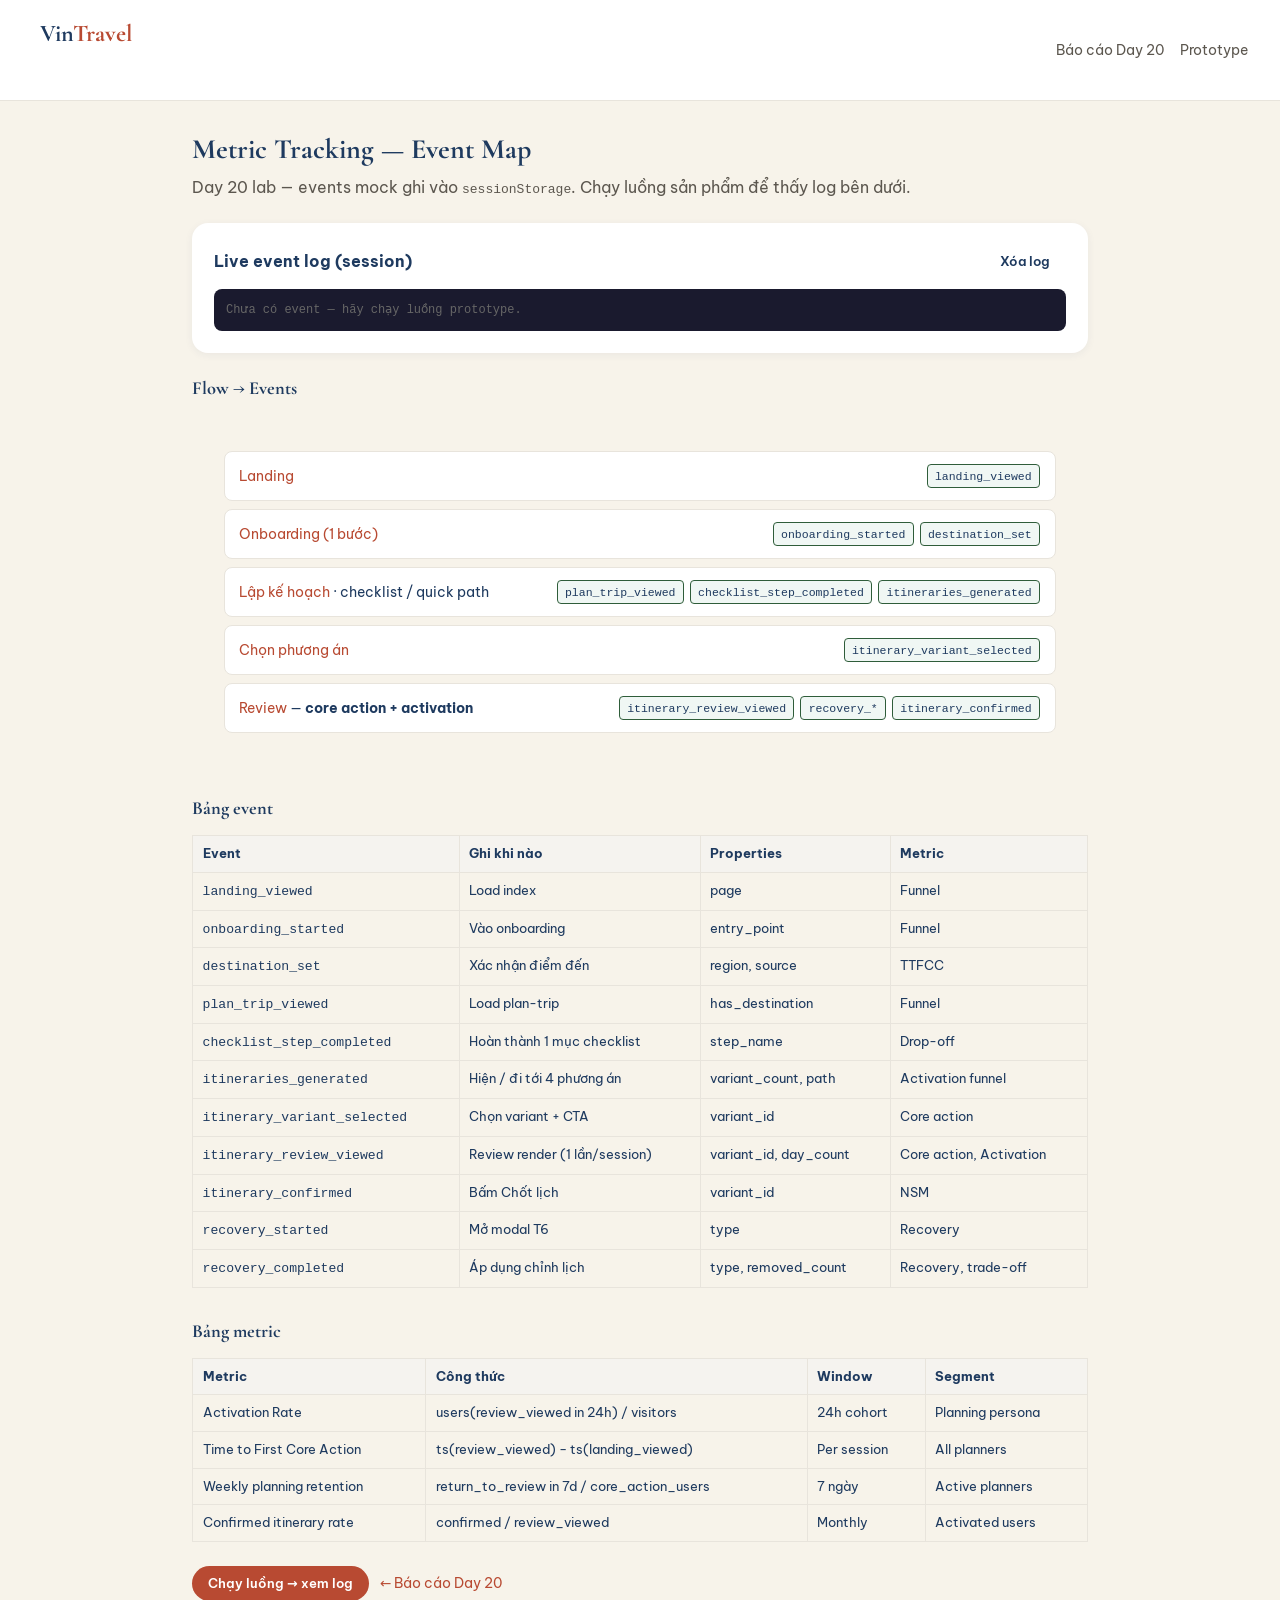
<file: prototype/pages/tracking-spec.html>
<!DOCTYPE html>
<html lang="vi">
<head>
  <meta charset="UTF-8">
  <meta name="viewport" content="width=device-width, initial-scale=1.0">
  <title>Tracking Spec — VinTravel Day 20</title>
  <link rel="stylesheet" href="../assets/css/tokens.css">
  <link rel="stylesheet" href="../assets/css/layout.css">
  <link rel="stylesheet" href="../assets/css/components.css">
  <style>
    .track-wrap { max-width: 960px; margin: 0 auto; padding: 2rem; }
    .track-wrap h1 { font-size: 1.75rem; color: var(--color-indigo); margin-bottom: 0.5rem; }
    .track-wrap table { width: 100%; border-collapse: collapse; font-size: 0.82rem; margin: 1rem 0; }
    .track-wrap th, .track-wrap td { padding: 0.5rem 0.6rem; border: 1px solid var(--color-gray-200); text-align: left; vertical-align: top; }
    .track-wrap th { background: var(--color-gray-100); }
    .event-pill {
      display: inline-block;
      font-size: 0.72rem;
      font-family: monospace;
      background: #f0f7f4;
      border: 1px solid var(--color-bamboo);
      padding: 0.15rem 0.45rem;
      border-radius: 4px;
      margin: 0.1rem;
    }
    .flow-map { display: grid; gap: 0.5rem; margin: 1.25rem 0; }
    .flow-map-step {
      display: grid;
      grid-template-columns: 1fr auto;
      gap: 1rem;
      align-items: center;
      padding: 0.65rem 0.85rem;
      background: white;
      border: 1px solid var(--color-gray-200);
      border-radius: var(--radius-sm);
      font-size: 0.88rem;
    }
    .event-log {
      max-height: 220px;
      overflow-y: auto;
      font-size: 0.75rem;
      font-family: monospace;
      background: #1a1a2e;
      color: #a8e6cf;
      padding: 0.75rem;
      border-radius: var(--radius-sm);
      margin-top: 0.75rem;
    }
    .event-log:empty::before { content: 'Chưa có event — hãy chạy luồng prototype.'; color: #666; }
  </style>
</head>
<body>
  <div class="top-bar">
    <a href="../index.html" class="logo" style="text-decoration:none;">Vin<span>Travel</span></a>
    <nav>
      <a href="../report-day20.html">Báo cáo Day 20</a>
      <a href="../index.html">Prototype</a>
    </nav>
  </div>

  <div class="track-wrap">
    <h1>Metric Tracking — Event Map</h1>
    <p style="color:var(--color-gray-600);margin-bottom:1.5rem;">
      Day 20 lab — events mock ghi vào <code>sessionStorage</code>. Chạy luồng sản phẩm để thấy log bên dưới.
    </p>

    <div class="card" style="margin-bottom:1.5rem;">
      <div style="display:flex;justify-content:space-between;align-items:center;flex-wrap:wrap;gap:0.5rem;">
        <strong>Live event log (session)</strong>
        <button class="btn btn-ghost btn-sm" id="clear-log" type="button">Xóa log</button>
      </div>
      <div class="event-log" id="event-log"></div>
    </div>

    <h2 style="font-size:1.15rem;color:var(--color-indigo);">Flow → Events</h2>
    <div class="flow-map">
      <div class="flow-map-step">
        <span><a href="../index.html">Landing</a></span>
        <span class="event-pill">landing_viewed</span>
      </div>
      <div class="flow-map-step">
        <span><a href="onboarding.html">Onboarding (1 bước)</a></span>
        <span><span class="event-pill">onboarding_started</span> <span class="event-pill">destination_set</span></span>
      </div>
      <div class="flow-map-step">
        <span><a href="plan-trip.html">Lập kế hoạch</a> · checklist / quick path</span>
        <span><span class="event-pill">plan_trip_viewed</span> <span class="event-pill">checklist_step_completed</span> <span class="event-pill">itineraries_generated</span></span>
      </div>
      <div class="flow-map-step">
        <span><a href="itineraries.html">Chọn phương án</a></span>
        <span class="event-pill">itinerary_variant_selected</span>
      </div>
      <div class="flow-map-step">
        <span><a href="review.html">Review</a> — <strong>core action + activation</strong></span>
        <span><span class="event-pill">itinerary_review_viewed</span> <span class="event-pill">recovery_*</span> <span class="event-pill">itinerary_confirmed</span></span>
      </div>
    </div>

    <h2 style="font-size:1.15rem;color:var(--color-indigo);margin-top:2rem;">Bảng event</h2>
    <table>
      <thead>
        <tr><th>Event</th><th>Ghi khi nào</th><th>Properties</th><th>Metric</th></tr>
      </thead>
      <tbody>
        <tr><td><code>landing_viewed</code></td><td>Load index</td><td>page</td><td>Funnel</td></tr>
        <tr><td><code>onboarding_started</code></td><td>Vào onboarding</td><td>entry_point</td><td>Funnel</td></tr>
        <tr><td><code>destination_set</code></td><td>Xác nhận điểm đến</td><td>region, source</td><td>TTFCC</td></tr>
        <tr><td><code>plan_trip_viewed</code></td><td>Load plan-trip</td><td>has_destination</td><td>Funnel</td></tr>
        <tr><td><code>checklist_step_completed</code></td><td>Hoàn thành 1 mục checklist</td><td>step_name</td><td>Drop-off</td></tr>
        <tr><td><code>itineraries_generated</code></td><td>Hiện / đi tới 4 phương án</td><td>variant_count, path</td><td>Activation funnel</td></tr>
        <tr><td><code>itinerary_variant_selected</code></td><td>Chọn variant + CTA</td><td>variant_id</td><td>Core action</td></tr>
        <tr><td><code>itinerary_review_viewed</code></td><td>Review render (1 lần/session)</td><td>variant_id, day_count</td><td>Core action, Activation</td></tr>
        <tr><td><code>itinerary_confirmed</code></td><td>Bấm Chốt lịch</td><td>variant_id</td><td>NSM</td></tr>
        <tr><td><code>recovery_started</code></td><td>Mở modal T6</td><td>type</td><td>Recovery</td></tr>
        <tr><td><code>recovery_completed</code></td><td>Áp dụng chỉnh lịch</td><td>type, removed_count</td><td>Recovery, trade-off</td></tr>
      </tbody>
    </table>

    <h2 style="font-size:1.15rem;color:var(--color-indigo);margin-top:2rem;">Bảng metric</h2>
    <table>
      <thead>
        <tr><th>Metric</th><th>Công thức</th><th>Window</th><th>Segment</th></tr>
      </thead>
      <tbody>
        <tr><td>Activation Rate</td><td>users(review_viewed in 24h) / visitors</td><td>24h cohort</td><td>Planning persona</td></tr>
        <tr><td>Time to First Core Action</td><td>ts(review_viewed) − ts(landing_viewed)</td><td>Per session</td><td>All planners</td></tr>
        <tr><td>Weekly planning retention</td><td>return_to_review in 7d / core_action_users</td><td>7 ngày</td><td>Active planners</td></tr>
        <tr><td>Confirmed itinerary rate</td><td>confirmed / review_viewed</td><td>Monthly</td><td>Activated users</td></tr>
      </tbody>
    </table>

    <p style="margin-top:1.5rem;font-size:0.85rem;">
      <a href="../index.html" class="btn btn-primary btn-sm">Chạy luồng → xem log</a>
      <a href="../report-day20.html" style="margin-left:0.5rem;">← Báo cáo Day 20</a>
    </p>
  </div>

  <script src="../assets/js/tracking-mock.js"></script>
  <script>
    const logEl = document.getElementById('event-log');

    function renderLog() {
      const events = VinTravelTrack.all();
      logEl.innerHTML = events.length
        ? events.map((e) => `${e.ts}  ${e.event}  ${JSON.stringify(e.properties)}`).join('\n')
        : '';
    }

    document.getElementById('clear-log').addEventListener('click', () => {
      VinTravelTrack.clear();
      renderLog();
    });

    document.addEventListener('vintravel:track', renderLog);
    renderLog();
  </script>
</body>
</html>
</file>
<file: prototype/assets/css/tokens.css>
@import url('https://fonts.googleapis.com/css2?family=Be+Vietnam+Pro:wght@400;500;600;700&family=Cormorant+Garamond:wght@600;700&display=swap');

:root {
  --color-terracotta: #B84A32;
  --color-terracotta-light: #d4654a;
  --color-bamboo: #2F5D3A;
  --color-bamboo-light: #3d7a4c;
  --color-lotus-cream: #F7F3EA;
  --color-indigo: #1E3A5F;
  --color-gold: #C4A035;
  --color-white: #ffffff;
  --color-gray-100: #f5f3ef;
  --color-gray-200: #e8e4dc;
  --color-gray-400: #9a948a;
  --color-gray-600: #5c574f;
  --color-danger: #c0392b;
  --color-warning: #d68910;
  --color-success: #2F5D3A;

  --font-heading: 'Cormorant Garamond', Georgia, serif;
  --font-body: 'Be Vietnam Pro', system-ui, sans-serif;

  --radius-sm: 8px;
  --radius-md: 16px;
  --radius-lg: 24px;
  --radius-xl: 32px;
  --shadow-sm: 0 2px 8px rgba(30, 58, 95, 0.06);
  --shadow-md: 0 8px 24px rgba(30, 58, 95, 0.1);
  --sidebar-width: 220px;
  --discovery-width: 300px;
}

* { box-sizing: border-box; margin: 0; padding: 0; }

body {
  font-family: var(--font-body);
  background: var(--color-lotus-cream);
  color: var(--color-indigo);
  line-height: 1.5;
  min-height: 100vh;
}

h1, h2, h3, .heading {
  font-family: var(--font-heading);
  font-weight: 700;
  line-height: 1.2;
}

a { color: var(--color-terracotta); text-decoration: none; }
a:hover { text-decoration: underline; }
</file>
<file: prototype/assets/css/layout.css>
/* Landing */
.landing {
  min-height: 100vh;
  display: grid;
  grid-template-columns: 1fr 1fr;
  gap: 2rem;
  padding: 2rem 4rem;
  align-items: center;
}

.landing-hero h1 {
  font-size: 3rem;
  color: var(--color-indigo);
  margin-bottom: 0.5rem;
}

.landing-hero .tagline {
  font-size: 1.1rem;
  color: var(--color-gray-600);
  margin-bottom: 2rem;
}

.landing-visual {
  position: relative;
  aspect-ratio: 1;
  max-width: 480px;
  margin: 0 auto;
}

.landing-visual-frame {
  width: 100%;
  height: 100%;
  border-radius: 40% 40% 40% 40% / 30% 30% 30% 30%;
  overflow: hidden;
  background: linear-gradient(135deg, var(--color-bamboo), var(--color-indigo));
  box-shadow: var(--shadow-md);
}

.landing-visual-frame img {
  width: 100%;
  height: 100%;
  object-fit: cover;
}

/* Flow map */
.flow-map {
  padding: 2rem;
  max-width: 1200px;
  margin: 0 auto;
}

.flow-map-grid {
  display: grid;
  grid-template-columns: repeat(auto-fit, minmax(200px, 1fr));
  gap: 1rem;
  margin-top: 1.5rem;
}

.flow-step {
  background: var(--color-white);
  border-radius: var(--radius-md);
  padding: 1.25rem;
  border: 2px solid var(--color-gray-200);
  transition: border-color 0.2s;
}

.flow-step:hover { border-color: var(--color-terracotta); }
.flow-step .step-num {
  font-size: 0.75rem;
  font-weight: 600;
  color: var(--color-terracotta);
  text-transform: uppercase;
  letter-spacing: 0.05em;
}

/* App shell 3-column */
.app-shell {
  display: grid;
  grid-template-columns: var(--sidebar-width) 1fr var(--discovery-width);
  min-height: 100vh;
}

.app-sidebar {
  background: var(--color-white);
  border-right: 1px solid var(--color-gray-200);
  padding: 1.5rem 1rem;
  display: flex;
  flex-direction: column;
}

.app-main {
  display: flex;
  flex-direction: column;
  background: var(--color-gray-100);
  min-height: 100vh;
}

.app-discovery {
  background: var(--color-indigo);
  color: var(--color-white);
  padding: 1.25rem;
  overflow-y: auto;
}

/* Wizard 2-column (v2) */
.wizard-layout {
  display: grid;
  grid-template-columns: 1fr 360px;
  min-height: 100vh;
}

.wizard-chat {
  padding: 2rem;
  display: flex;
  flex-direction: column;
}

.wizard-sidebar {
  background: linear-gradient(180deg, var(--color-lotus-cream) 0%, #e8efe4 100%);
  padding: 2rem 1.5rem;
  display: flex;
  flex-direction: column;
  color: var(--color-indigo);
}

.wizard-sidebar .checklist-item {
  border-bottom-color: rgba(30, 58, 95, 0.12);
}
.wizard-sidebar .checklist-item.pending { opacity: 0.75; }
.wizard-sidebar .progress-ring {
  background: var(--color-bamboo);
  border-color: var(--color-lotus-cream);
}

/* Page without discovery */
.app-shell.no-discovery {
  grid-template-columns: var(--sidebar-width) 1fr;
}

.page-content {
  padding: 2rem;
  max-width: 1100px;
  margin: 0 auto;
  width: 100%;
}

.page-header {
  margin-bottom: 2rem;
}

.page-header h1 { font-size: 2rem; margin-bottom: 0.25rem; }

/* Onboarding */
.onboarding-steps {
  max-width: 560px;
  margin: 0 auto;
  padding: 3rem 2rem;
}

.onboarding-step { display: none; }
.onboarding-step.active { display: block; }

/* Responsive */
@media (max-width: 1024px) {
  .landing { grid-template-columns: 1fr; padding: 2rem; }
  .app-shell { grid-template-columns: 1fr; }
  .app-sidebar, .app-discovery { display: none; }
  .wizard-layout { grid-template-columns: 1fr; }
  .wizard-sidebar { order: -1; }
  .app-main, .page-content { padding-bottom: 5rem; }
  body.has-bottom-nav { padding-bottom: 4rem; }
}

/* Flow stepper (product journey) */
.flow-stepper {
  display: flex;
  flex-wrap: wrap;
  gap: 0.5rem;
  margin-bottom: 1.5rem;
  padding: 0.75rem 0;
  border-bottom: 1px solid var(--color-gray-200);
}
.flow-stepper-item {
  display: inline-flex;
  align-items: center;
  gap: 0.4rem;
  padding: 0.4rem 0.75rem;
  border-radius: 999px;
  font-size: 0.75rem;
  font-weight: 600;
  color: var(--color-gray-600);
  text-decoration: none;
  border: 1px solid var(--color-gray-200);
  background: white;
}
.flow-stepper-item:hover { border-color: var(--color-terracotta); color: var(--color-indigo); text-decoration: none; }
.flow-stepper-item.active {
  background: var(--color-terracotta);
  color: white;
  border-color: var(--color-terracotta);
}
.flow-stepper-item.done {
  border-color: var(--color-bamboo);
  color: var(--color-bamboo);
}
.flow-stepper-num {
  width: 1.25rem;
  height: 1.25rem;
  border-radius: 50%;
  background: rgba(0,0,0,0.08);
  display: inline-flex;
  align-items: center;
  justify-content: center;
  font-size: 0.65rem;
}
.flow-stepper-item.active .flow-stepper-num { background: rgba(255,255,255,0.25); }

/* Bottom nav mobile */
.bottom-nav {
  display: none;
  position: fixed;
  bottom: 0;
  left: 0;
  right: 0;
  background: white;
  border-top: 1px solid var(--color-gray-200);
  z-index: 1500;
  padding: 0.35rem 0.5rem calc(0.35rem + env(safe-area-inset-bottom));
  justify-content: space-around;
  align-items: stretch;
}
.bottom-nav-item {
  flex: 1;
  display: flex;
  flex-direction: column;
  align-items: center;
  gap: 0.15rem;
  padding: 0.35rem 0.25rem;
  font-size: 0.65rem;
  font-weight: 600;
  color: var(--color-gray-600);
  text-decoration: none;
  border: none;
  background: transparent;
  cursor: pointer;
  font-family: var(--font-body);
}
.bottom-nav-item.active { color: var(--color-terracotta); }
.bottom-nav-icon { font-size: 1.1rem; }
.bottom-nav-item:focus-visible {
  outline: 2px solid var(--color-terracotta);
  outline-offset: 2px;
  border-radius: var(--radius-sm);
}

@media (max-width: 1024px) {
  .bottom-nav { display: flex; }
}
</file>
<file: prototype/assets/css/components.css>
/* Buttons */
.btn {
  display: inline-flex;
  align-items: center;
  gap: 0.5rem;
  padding: 0.75rem 1.5rem;
  border-radius: 999px;
  font-family: var(--font-body);
  font-weight: 600;
  font-size: 0.9rem;
  border: none;
  cursor: pointer;
  transition: all 0.2s;
}

.btn-primary {
  background: var(--color-terracotta);
  color: var(--color-white);
}
.btn-primary:hover { background: var(--color-terracotta-light); }
.btn-primary:disabled {
  background: var(--color-gray-400);
  cursor: not-allowed;
}

.btn-secondary {
  background: var(--color-white);
  color: var(--color-indigo);
  border: 2px solid var(--color-gray-200);
}
.btn-secondary:hover { border-color: var(--color-terracotta); }

.btn-ghost {
  background: transparent;
  color: var(--color-indigo);
}
.btn-ghost:hover { background: var(--color-gray-100); }

.btn-sm { padding: 0.5rem 1rem; font-size: 0.8rem; }

/* Chips */
.chips { display: flex; flex-wrap: wrap; gap: 0.5rem; margin: 1rem 0; }

.chip {
  padding: 0.5rem 1rem;
  border-radius: 999px;
  background: rgba(184, 74, 50, 0.1);
  color: var(--color-terracotta);
  font-size: 0.85rem;
  font-weight: 500;
  border: none;
  cursor: pointer;
  transition: all 0.2s;
}
.chip:hover { background: var(--color-terracotta); color: white; }
.chip:focus-visible {
  outline: 2px solid var(--color-terracotta);
  outline-offset: 2px;
}

.chip-bar {
  position: sticky;
  bottom: 0;
  background: var(--color-lotus-cream);
  padding: 0.5rem 0 0.25rem;
  z-index: 10;
}
.chip-bar .chips { margin: 0; }

/* Input */
.input-box {
  background: var(--color-white);
  border-radius: var(--radius-lg);
  padding: 1rem 1.25rem;
  box-shadow: var(--shadow-sm);
  display: flex;
  align-items: center;
  gap: 0.75rem;
  border: 2px solid transparent;
}
.input-box:focus-within { border-color: var(--color-terracotta); }
.input-box input, .input-box textarea {
  flex: 1;
  border: none;
  outline: none;
  font-family: var(--font-body);
  font-size: 1rem;
  resize: none;
}

/* Chat */
.chat-messages { flex: 1; overflow-y: auto; padding: 1rem 0; }

.message {
  margin-bottom: 1rem;
  max-width: 85%;
}
.message.user {
  margin-left: auto;
  background: rgba(184, 74, 50, 0.12);
  padding: 0.75rem 1rem;
  border-radius: var(--radius-md) var(--radius-md) 4px var(--radius-md);
}
.message.ai {
  padding: 0.5rem 0;
}
.message.ai .ai-label {
  font-size: 0.75rem;
  color: var(--color-bamboo);
  font-weight: 600;
  margin-bottom: 0.25rem;
}

.chat-with-map {
  display: grid;
  grid-template-columns: 1fr 200px;
  gap: 1rem;
  align-items: start;
}
.inline-map {
  border-radius: var(--radius-md);
  overflow: hidden;
  position: relative;
  background: var(--color-gray-200);
  min-height: 140px;
}
.inline-map img { width: 100%; height: 100%; object-fit: cover; }
.map-pin {
  position: absolute;
  width: 12px; height: 12px;
  background: var(--color-terracotta);
  border: 2px solid white;
  border-radius: 50%;
  transform: translate(-50%, -50%);
}

/* Checklist */
.progress-ring {
  width: 64px; height: 64px;
  border-radius: 50%;
  border: 4px solid var(--color-white);
  display: flex;
  align-items: center;
  justify-content: center;
  font-weight: 700;
  font-size: 1.1rem;
  margin-bottom: 1.5rem;
  background: var(--color-indigo);
  color: white;
}

.checklist-item {
  display: flex;
  gap: 0.75rem;
  padding: 0.75rem 0;
  border-bottom: 1px solid rgba(255,255,255,0.3);
}
.checklist-item.done .check-icon { color: var(--color-bamboo); }
.checklist-item.pending { opacity: 0.6; }
.checklist-item .check-label {
  font-size: 0.7rem;
  font-weight: 700;
  letter-spacing: 0.05em;
  text-transform: uppercase;
}
.checklist-item .check-value { font-size: 0.9rem; }

/* Sidebar nav */
.logo {
  font-family: var(--font-heading);
  font-size: 1.5rem;
  font-weight: 700;
  color: var(--color-indigo);
  margin-bottom: 2rem;
  padding: 0 0.5rem;
}
.logo span { color: var(--color-terracotta); }

.nav-item {
  display: flex;
  align-items: center;
  gap: 0.75rem;
  padding: 0.75rem 1rem;
  border-radius: var(--radius-md);
  color: var(--color-gray-600);
  font-size: 0.9rem;
  margin-bottom: 0.25rem;
  cursor: pointer;
  text-decoration: none;
}
.nav-item:hover { background: var(--color-gray-100); color: var(--color-indigo); }
.nav-item:focus-visible {
  outline: 2px solid var(--color-terracotta);
  outline-offset: 2px;
}
.nav-item.active {
  background: var(--color-gray-100);
  color: var(--color-indigo);
  font-weight: 600;
}

.nav-create {
  margin-top: 1rem;
  background: var(--color-terracotta) !important;
  color: white !important;
  justify-content: center;
}

.user-profile {
  margin-top: auto;
  padding: 1rem;
  display: flex;
  align-items: center;
  gap: 0.75rem;
  border-top: 1px solid var(--color-gray-200);
}
.user-avatar {
  width: 36px; height: 36px;
  border-radius: 50%;
  background: var(--color-bamboo);
  color: white;
  display: flex;
  align-items: center;
  justify-content: center;
  font-weight: 600;
  font-size: 0.85rem;
}

/* Quick actions */
.quick-actions {
  display: flex;
  gap: 0.75rem;
  padding: 1rem;
  flex-wrap: wrap;
}
.quick-action {
  flex: 1;
  min-width: 100px;
  padding: 1rem;
  border-radius: var(--radius-md);
  text-align: center;
  font-size: 0.75rem;
  font-weight: 600;
  cursor: pointer;
  border: none;
  color: var(--color-indigo);
}
.quick-action.purple { background: #e8dff5; }
.quick-action.teal { background: #d5f0e8; }
.quick-action.salmon { background: #fde8e4; }
.quick-action.gold { background: #faf0d4; }

/* Discovery panel */
.discovery-featured {
  border-radius: var(--radius-md);
  overflow: hidden;
  margin-bottom: 1.25rem;
  position: relative;
  aspect-ratio: 16/10;
  background: var(--color-bamboo);
}
.discovery-featured img { width: 100%; height: 100%; object-fit: cover; opacity: 0.8; }
.discovery-featured .overlay {
  position: absolute;
  inset: 0;
  display: flex;
  align-items: flex-end;
  padding: 1rem;
  background: linear-gradient(transparent, rgba(0,0,0,0.6));
  font-weight: 600;
}

.discovery-grid {
  display: grid;
  grid-template-columns: 1fr 1fr;
  gap: 0.75rem;
}
.discovery-card {
  background: rgba(255,255,255,0.1);
  border-radius: var(--radius-sm);
  overflow: hidden;
  cursor: pointer;
}
.discovery-card img {
  width: 100%;
  aspect-ratio: 4/3;
  object-fit: cover;
}
.discovery-card .info {
  padding: 0.5rem;
  font-size: 0.75rem;
}
.discovery-card .rating { color: var(--color-gold); }

/* Cards */
.card {
  background: var(--color-white);
  border-radius: var(--radius-md);
  padding: 1.25rem;
  box-shadow: var(--shadow-sm);
  border: 2px solid transparent;
  transition: border-color 0.2s;
}
.card:hover { border-color: var(--color-gray-200); }
.card.selected { border-color: var(--color-terracotta); }

.variant-grid {
  display: grid;
  grid-template-columns: repeat(auto-fit, minmax(260px, 1fr));
  gap: 1.25rem;
}

/* Badges */
.badge {
  display: inline-block;
  padding: 0.2rem 0.6rem;
  border-radius: 999px;
  font-size: 0.7rem;
  font-weight: 600;
}
.badge-draft { background: #fff3cd; color: #856404; }
.badge-confirmed { background: #d4edda; color: var(--color-bamboo); }
.badge-warning { background: #fff3cd; color: var(--color-warning); }
.badge-danger { background: #fde8e4; color: var(--color-danger); }
.badge-act { background: #d4edda; color: var(--color-bamboo); }
.badge-ask { background: #fff3cd; color: #856404; }
.badge-dont-act { background: #fde8e4; color: var(--color-danger); }

.agency-label {
  font-size: 0.65rem;
  font-weight: 700;
  text-transform: uppercase;
  letter-spacing: 0.05em;
  margin-left: 0.5rem;
}

/* Accordion */
.accordion-item {
  border: 1px solid var(--color-gray-200);
  border-radius: var(--radius-md);
  margin-bottom: 0.75rem;
  overflow: hidden;
  background: white;
}
.accordion-header {
  padding: 1rem 1.25rem;
  display: flex;
  justify-content: space-between;
  align-items: center;
  cursor: pointer;
  font-weight: 600;
}
.accordion-header:hover { background: var(--color-gray-100); }
.accordion-body {
  display: none;
  padding: 0 1.25rem 1rem;
  border-top: 1px solid var(--color-gray-200);
}
.accordion-item.open .accordion-body { display: block; }
.accordion-item.overloaded .accordion-header {
  border-left: 4px solid var(--color-warning);
}

.activity-item {
  display: flex;
  gap: 1rem;
  padding: 0.75rem 0;
  border-bottom: 1px solid var(--color-gray-100);
}
.activity-time {
  font-size: 0.8rem;
  color: var(--color-gray-400);
  min-width: 60px;
}
.activity-removed {
  text-decoration: line-through;
  opacity: 0.45;
}
.activity-item.activity-highlight-removed {
  background: #fde8e4;
  border-radius: var(--radius-sm);
  padding-left: 0.5rem;
  padding-right: 0.5rem;
}

/* POI detail */
.poi-gallery {
  display: grid;
  grid-template-columns: 2fr 1fr;
  gap: 0.5rem;
  border-radius: var(--radius-md);
  overflow: hidden;
  margin-bottom: 1.5rem;
  height: 200px;
}
.poi-gallery-main { background: var(--color-gray-200); }
.poi-gallery-thumbs {
  display: grid;
  grid-template-rows: 1fr 1fr;
  gap: 0.5rem;
}
.poi-info-blocks {
  display: grid;
  grid-template-columns: repeat(3, 1fr);
  gap: 1rem;
  margin: 1.5rem 0;
}
.poi-info-block {
  padding: 1rem;
  background: var(--color-gray-100);
  border-radius: var(--radius-sm);
  font-size: 0.85rem;
}
.poi-info-block .label {
  font-size: 0.7rem;
  font-weight: 700;
  text-transform: uppercase;
  color: var(--color-gray-400);
  margin-bottom: 0.25rem;
}

/* Booking stepper */
.stepper {
  display: flex;
  gap: 0;
  margin-bottom: 2rem;
}
.stepper-step {
  flex: 1;
  text-align: center;
  padding: 0.75rem;
  font-size: 0.8rem;
  font-weight: 600;
  color: var(--color-gray-400);
  border-bottom: 3px solid var(--color-gray-200);
}
.stepper-step.active {
  color: var(--color-terracotta);
  border-bottom-color: var(--color-terracotta);
}
.stepper-step.disabled { opacity: 0.5; }

.booking-banner {
  background: #fde8e4;
  color: var(--color-danger);
  padding: 1rem 1.25rem;
  border-radius: var(--radius-md);
  font-weight: 600;
  margin-bottom: 1.5rem;
  display: flex;
  align-items: center;
  gap: 0.5rem;
}

.form-disabled-overlay {
  position: relative;
}
.form-disabled-overlay::after {
  content: 'Thanh toán trên trang đối tác';
  position: absolute;
  inset: 0;
  background: rgba(255,255,255,0.85);
  display: flex;
  align-items: center;
  justify-content: center;
  font-weight: 600;
  color: var(--color-danger);
  border-radius: var(--radius-md);
  font-size: 0.9rem;
}

.form-group { margin-bottom: 1rem; }
.form-group label {
  display: block;
  font-size: 0.8rem;
  font-weight: 600;
  margin-bottom: 0.35rem;
}
.form-group input {
  width: 100%;
  padding: 0.75rem;
  border: 1px solid var(--color-gray-200);
  border-radius: var(--radius-sm);
  font-family: var(--font-body);
}

/* Recovery */
.recovery-split {
  display: grid;
  grid-template-columns: 1fr 1fr;
  gap: 1.5rem;
}
.recovery-panel {
  background: white;
  border-radius: var(--radius-md);
  padding: 1.5rem;
}
.recovery-panel.before { border: 2px dashed var(--color-danger); }
.recovery-panel.after { border: 2px solid var(--color-bamboo); }

.evidence-panel {
  background: #fff9e6;
  border: 1px solid var(--color-gold);
  border-radius: var(--radius-md);
  padding: 1rem;
  margin-top: 1rem;
  font-size: 0.85rem;
}

/* Feedback matrix */
.feedback-matrix {
  display: grid;
  grid-template-columns: 120px 1fr 1fr;
  gap: 1px;
  background: var(--color-gray-200);
  border-radius: var(--radius-md);
  overflow: hidden;
}
.feedback-cell {
  background: white;
  padding: 1.25rem;
  min-height: 120px;
}
.feedback-cell.header {
  background: var(--color-indigo);
  color: white;
  font-weight: 600;
  font-size: 0.85rem;
}
.feedback-cell.row-header {
  background: var(--color-gray-100);
  font-weight: 600;
  font-size: 0.85rem;
}

/* Rationale annotations */
.rationale-toggle {
  position: fixed;
  top: 1rem;
  right: 1rem;
  z-index: 1000;
}
.rationale-card {
  display: none;
  position: absolute;
  background: #fffde7;
  border: 2px solid var(--color-gold);
  border-radius: var(--radius-sm);
  padding: 0.75rem 1rem;
  font-size: 0.8rem;
  max-width: 280px;
  z-index: 100;
  box-shadow: var(--shadow-md);
}
.rationale-card.visible { display: block; }
.rationale-card h4 {
  font-size: 0.75rem;
  color: var(--color-terracotta);
  margin-bottom: 0.35rem;
}
.has-rationale { position: relative; }

body.show-rationale .rationale-card { display: block; }

/* Modal */
.modal-overlay {
  display: none;
  position: fixed;
  inset: 0;
  background: rgba(0,0,0,0.4);
  z-index: 2000;
  align-items: center;
  justify-content: center;
}
.modal-overlay.open { display: flex; }
.modal {
  background: white;
  border-radius: var(--radius-md);
  padding: 2rem;
  max-width: 440px;
  width: 90%;
}
.modal h3 { margin-bottom: 1rem; }
.modal-actions {
  display: flex;
  gap: 0.75rem;
  margin-top: 1.5rem;
  justify-content: flex-end;
}

/* Loading */
.loading-banner {
  background: var(--color-indigo);
  color: white;
  padding: 0.75rem 1rem;
  border-radius: var(--radius-sm);
  font-size: 0.85rem;
  margin: 0.5rem 0;
  display: none;
}
.loading-banner.visible {
  display: flex;
  align-items: center;
  gap: 0.5rem;
}
.loading-spinner {
  width: 16px; height: 16px;
  border: 2px solid rgba(255,255,255,0.3);
  border-top-color: white;
  border-radius: 50%;
  animation: spin 0.8s linear infinite;
}
@keyframes spin { to { transform: rotate(360deg); } }

/* Top bar */
.top-bar {
  display: flex;
  justify-content: space-between;
  align-items: center;
  padding: 1rem 2rem;
  background: white;
  border-bottom: 1px solid var(--color-gray-200);
}
.top-bar nav { display: flex; gap: 1rem; }
.top-bar nav a {
  font-size: 0.85rem;
  color: var(--color-gray-600);
}

.disclaimer {
  font-size: 0.75rem;
  color: var(--color-gray-400);
  text-align: center;
  padding: 0.5rem;
}

/* Demo page */
.demo-steps { max-width: 640px; margin: 2rem auto; }
.demo-step {
  display: flex;
  gap: 1rem;
  padding: 1rem;
  background: white;
  border-radius: var(--radius-md);
  margin-bottom: 0.75rem;
  align-items: center;
}
.demo-step .time {
  font-weight: 700;
  color: var(--color-terracotta);
  min-width: 80px;
  font-size: 0.85rem;
}

.category-grid {
  display: grid;
  grid-template-columns: repeat(4, 1fr);
  gap: 1rem;
  margin: 1.5rem 0;
}
.category-card {
  padding: 1.25rem;
  border-radius: var(--radius-md);
  text-align: center;
  font-size: 0.85rem;
  font-weight: 600;
  cursor: pointer;
  border: 2px solid transparent;
  transition: border-color 0.2s, transform 0.15s;
  user-select: none;
}
.category-card:hover { transform: translateY(-1px); }
.category-card.active { border-color: var(--color-terracotta); box-shadow: var(--shadow-sm); }
.category-card.culture { background: #e8dff5; }
.category-card.nature { background: #d5f0e8; }
.category-card.food { background: #fde8e4; }
.category-card.history { background: #faf0d4; }

.variant-mismatch {
  font-size: 0.8rem;
  color: var(--color-warning);
  margin-top: 0.5rem;
  padding: 0.5rem 0.75rem;
  background: #fff9e6;
  border-radius: var(--radius-sm);
}

.sticky-cta-bar {
  position: sticky;
  bottom: 0;
  background: linear-gradient(transparent, var(--color-gray-100) 20%);
  padding: 1.5rem 0 1rem;
  margin-top: 1rem;
  text-align: center;
  z-index: 5;
}

.vt-toast {
  position: fixed;
  bottom: 5rem;
  left: 50%;
  transform: translateX(-50%);
  background: var(--color-indigo);
  color: white;
  padding: 0.75rem 1.25rem;
  border-radius: var(--radius-md);
  font-size: 0.9rem;
  z-index: 3000;
  display: none;
  max-width: 90%;
  text-align: center;
  box-shadow: var(--shadow-md);
}
.vt-toast.visible { display: block; }

/* Review itinerary chat */
.review-chat-panel {
  margin-top: 2rem;
  display: flex;
  flex-direction: column;
  max-height: 480px;
}
.review-chat-panel h2 {
  font-size: 1.1rem;
  margin-bottom: 0.35rem;
}
.review-chat-panel .chat-messages {
  max-height: 220px;
  min-height: 120px;
  border-top: 1px solid var(--color-gray-200);
  border-bottom: 1px solid var(--color-gray-200);
  padding: 0.75rem 0;
  margin: 0.75rem 0 0;
}
.review-chat-panel .chip-bar {
  position: static;
  background: transparent;
  padding: 0;
}
.review-chat-panel .chip-bar .chips {
  margin: 0 0 0.75rem;
}
.review-chat-fab {
  display: none;
  position: fixed;
  bottom: 5.5rem;
  right: 1.25rem;
  width: 56px;
  height: 56px;
  border-radius: 50%;
  background: var(--color-terracotta);
  color: white;
  border: none;
  font-size: 1.5rem;
  cursor: pointer;
  box-shadow: var(--shadow-md);
  z-index: 1200;
}
.review-chat-drawer {
  display: none;
  position: fixed;
  bottom: 0;
  left: 0;
  right: 0;
  max-height: 70vh;
  background: white;
  border-radius: var(--radius-lg) var(--radius-lg) 0 0;
  box-shadow: 0 -8px 32px rgba(30, 58, 95, 0.15);
  z-index: 1300;
  flex-direction: column;
  padding: 1rem 1.25rem calc(1rem + env(safe-area-inset-bottom));
}
.review-chat-drawer.open { display: flex; }
.review-chat-drawer-header {
  display: flex;
  justify-content: space-between;
  align-items: center;
  margin-bottom: 0.5rem;
}
.review-chat-drawer .chat-messages {
  flex: 1;
  min-height: 140px;
  max-height: 240px;
  overflow-y: auto;
}
.review-chat-overlay {
  display: none;
  position: fixed;
  inset: 0;
  background: rgba(0,0,0,0.35);
  z-index: 1250;
}
.review-chat-overlay.open { display: block; }

@media (max-width: 1024px) {
  .review-chat-panel { display: none; }
  .review-chat-fab { display: flex; align-items: center; justify-content: center; }
}

@media (max-width: 768px) {
  .category-grid { grid-template-columns: repeat(2, 1fr); }
  .variant-grid { grid-template-columns: 1fr; }
  .recovery-split { grid-template-columns: 1fr; }
  .poi-info-blocks { grid-template-columns: 1fr; }
  .poi-gallery { grid-template-columns: 1fr; height: auto; }
  .poi-gallery-main { min-height: 140px; }
  .chat-with-map { grid-template-columns: 1fr; }
  .flow-stepper-item { font-size: 0.7rem; padding: 0.35rem 0.5rem; }
  .flow-stepper-item span:not(.flow-stepper-num) { display: none; }
  .flow-stepper-item.active span:not(.flow-stepper-num) { display: inline; }
}

@media (max-width: 480px) {
  .category-grid { grid-template-columns: 1fr 1fr; gap: 0.5rem; }
}
</file>
<file: prototype/assets/css/report.css>
/* VinTravel — Report / presentation page */

.report-wrap {
  max-width: 960px;
  margin: 0 auto;
  padding: 2rem;
}

.report-hero {
  margin-bottom: 2rem;
  padding-bottom: 1.5rem;
  border-bottom: 2px solid var(--color-gray-200);
}

.report-hero h1 {
  font-size: 2.25rem;
  color: var(--color-indigo);
  margin-bottom: 0.5rem;
}

.report-hero .tagline {
  font-size: 1.1rem;
  color: var(--color-gray-600);
  margin-bottom: 1rem;
}

.report-hero-meta {
  display: flex;
  flex-wrap: wrap;
  gap: 0.75rem;
  margin-top: 1rem;
}

.report-hero-meta a {
  font-size: 0.85rem;
  padding: 0.4rem 0.9rem;
  border-radius: 999px;
  background: white;
  border: 1px solid var(--color-gray-200);
  text-decoration: none;
  color: var(--color-indigo);
  font-weight: 600;
}
.report-hero-meta a:hover {
  border-color: var(--color-terracotta);
  color: var(--color-terracotta);
}

.report-toc {
  background: white;
  border-radius: var(--radius-md);
  padding: 1.25rem 1.5rem;
  margin-bottom: 2.5rem;
  box-shadow: var(--shadow-sm);
  border: 1px solid var(--color-gray-200);
}

.report-toc h2 {
  font-size: 1rem;
  margin-bottom: 0.75rem;
  color: var(--color-indigo);
}

.report-toc ol {
  padding-left: 1.25rem;
  font-size: 0.9rem;
  line-height: 1.8;
}

.report-toc a {
  color: var(--color-terracotta);
  text-decoration: none;
  font-weight: 500;
}
.report-toc a:hover { text-decoration: underline; }

/* Two-column block: text left, screenshot right */
.report-section {
  margin-bottom: 3rem;
  padding-bottom: 2.5rem;
  border-bottom: 1px solid var(--color-gray-200);
}

.report-section:last-of-type {
  border-bottom: none;
}

.report-section-head {
  margin-bottom: 1.5rem;
}

.report-section-head h2 {
  font-size: 1.5rem;
  color: var(--color-indigo);
  margin-bottom: 0.35rem;
}

.report-section-head .section-label {
  font-size: 0.75rem;
  font-weight: 700;
  text-transform: uppercase;
  letter-spacing: 0.06em;
  color: var(--color-terracotta);
  margin-bottom: 0.35rem;
}

.report-row {
  display: grid;
  grid-template-columns: minmax(0, 1.05fr) minmax(0, 0.95fr);
  gap: 2rem;
  align-items: start;
  margin-bottom: 0;
}

.report-section--scenarios .report-content.scenario-block + .report-content.scenario-block {
  margin-top: 1.5rem;
  padding-top: 1.5rem;
  border-top: 1px dashed var(--color-gray-200);
}

.report-section--scenarios .report-content.scenario-block {
  max-width: none;
}

.report-content {
  font-size: 0.92rem;
  line-height: 1.65;
  color: var(--color-gray-600);
}

.report-content p { margin-bottom: 0.75rem; }
.report-content ul, .report-content ol {
  margin: 0.5rem 0 0.75rem 1.25rem;
}
.report-content li { margin-bottom: 0.3rem; }

.report-content table {
  width: 100%;
  border-collapse: collapse;
  font-size: 0.85rem;
  margin: 0.75rem 0;
}

.report-content th,
.report-content td {
  padding: 0.5rem 0.65rem;
  border: 1px solid var(--color-gray-200);
  text-align: left;
  vertical-align: top;
}

.report-content th {
  background: var(--color-gray-100);
  font-weight: 600;
  color: var(--color-indigo);
}

.report-content a.ext-link {
  color: var(--color-terracotta);
  font-weight: 500;
}

.report-screenshot {
  margin: 0;
  align-self: start;
}

.report-screenshot img {
  width: 100%;
  aspect-ratio: 16 / 10;
  object-fit: cover;
  object-position: top center;
  border-radius: var(--radius-md);
  border: 1px solid var(--color-gray-200);
  display: block;
  box-shadow: var(--shadow-sm);
  background: var(--color-gray-100);
}

.report-screenshot figcaption {
  font-size: 0.72rem;
  color: var(--color-gray-400);
  margin-top: 0.45rem;
  text-align: center;
}

.scenario-block h3 {
  font-size: 1rem;
  margin-bottom: 0.4rem;
  color: var(--color-indigo);
}

.scenario-block p {
  font-size: 0.88rem;
  margin-bottom: 0.5rem;
}

.scenario-block .ext-link {
  font-size: 0.82rem;
}

.callout {
  margin-top: 0.75rem;
  padding: 0.85rem 1rem;
  background: #fff9e6;
  border-radius: var(--radius-sm);
  border: 1px solid var(--color-gold);
  font-size: 0.88rem;
  color: var(--color-indigo);
}

.report-footer {
  text-align: center;
  padding: 2rem 0 1rem;
  font-size: 0.8rem;
  color: var(--color-gray-400);
  border-top: 1px solid var(--color-gray-200);
  margin-top: 1rem;
}

.report-footer a.ext-link {
  color: var(--color-terracotta);
  margin: 0 0.5rem;
}

@media (max-width: 768px) {
  .report-wrap { padding: 1.25rem; }
  .report-row {
    grid-template-columns: 1fr;
    gap: 1rem;
  }
  .report-row .report-screenshot { order: 2; }
  .report-row .report-content { order: 1; }
  .report-hero h1 { font-size: 1.75rem; }
}

@media print {
  .top-bar { border-bottom: 1px solid #ccc; }
  .report-row { break-inside: avoid; }
}

/* Day 20 extensions */
.report-day20-badge {
  display: inline-block;
  font-size: 0.72rem;
  font-weight: 700;
  text-transform: uppercase;
  letter-spacing: 0.05em;
  padding: 0.25rem 0.55rem;
  border-radius: 4px;
  margin-right: 0.35rem;
}
.audit-keep { background: #e8f5e9; color: #2e7d32; }
.audit-remove { background: #ffebee; color: #c62828; }
.audit-delay { background: #fff3e0; color: #e65100; }
.audit-simplify { background: #e3f2fd; color: #1565c0; }

.report-ladder {
  display: flex;
  flex-direction: column;
  gap: 0.35rem;
  margin: 1rem 0;
  font-size: 0.85rem;
}
.report-ladder-step {
  padding: 0.5rem 0.75rem;
  background: white;
  border: 1px solid var(--color-gray-200);
  border-radius: var(--radius-sm);
  text-align: center;
}
.report-ladder-step strong { color: var(--color-indigo); }
.report-ladder-arrow { text-align: center; color: var(--color-gray-400); font-size: 0.75rem; }

.hook-flow {
  display: grid;
  gap: 0.5rem;
  margin: 1rem 0;
  font-size: 0.85rem;
}
.hook-flow-step {
  padding: 0.65rem 0.85rem;
  border-left: 3px solid var(--color-terracotta);
  background: var(--color-gray-100);
  border-radius: 0 var(--radius-sm) var(--radius-sm) 0;
}

.report-subsection { margin-top: 1.5rem; }
.report-subsection h3 {
  font-size: 1rem;
  color: var(--color-indigo);
  margin-bottom: 0.5rem;
}

.compare-before { color: var(--color-gray-500); }
.compare-after { color: var(--color-indigo); font-weight: 600; }

/* ── Day 20 report page ── */
.report-day20 {
  background: var(--color-lotus-cream);
}

.report-day20 .report-wrap {
  max-width: 880px;
}

.report-day20 .report-lead {
  font-size: 0.92rem;
  color: var(--color-gray-600);
  margin: 0;
  line-height: 1.55;
}

.report-day20 .report-subtitle {
  font-size: 0.95rem;
  font-weight: 700;
  color: var(--color-indigo);
  margin: 2rem 0 1rem;
}

/* Quote */
.report-quote {
  margin: 0 0 1.5rem;
  padding: 1.1rem 1.25rem;
  background: white;
  border-left: 4px solid var(--color-terracotta);
  border-radius: 0 var(--radius-md) var(--radius-md) 0;
  box-shadow: var(--shadow-sm);
  font-size: 0.95rem;
  font-style: italic;
  color: var(--color-indigo);
  line-height: 1.6;
}
.report-quote-label {
  display: block;
  font-size: 0.7rem;
  font-weight: 700;
  text-transform: uppercase;
  letter-spacing: 0.06em;
  color: var(--color-terracotta);
  font-style: normal;
  margin-bottom: 0.4rem;
}

/* Key-value grid */
.report-kv-grid {
  display: grid;
  grid-template-columns: 1fr 1fr;
  gap: 0.75rem;
}
.report-kv {
  background: white;
  border: 1px solid var(--color-gray-200);
  border-radius: var(--radius-md);
  padding: 0.85rem 1rem;
  box-shadow: var(--shadow-sm);
}
.report-kv--full { grid-column: 1 / -1; }
.report-kv-key {
  display: block;
  font-size: 0.7rem;
  font-weight: 700;
  text-transform: uppercase;
  letter-spacing: 0.05em;
  color: var(--color-terracotta);
  margin-bottom: 0.35rem;
}
.report-kv p {
  margin: 0;
  font-size: 0.88rem;
  line-height: 1.55;
  color: var(--color-gray-600);
}
.report-freq-line {
  display: flex;
  flex-wrap: wrap;
  align-items: center;
  gap: 0.4rem;
}
.freq-pill {
  font-size: 0.78rem;
  font-weight: 600;
  padding: 0.2rem 0.55rem;
  border-radius: 999px;
  background: #f0f7f4;
  color: var(--color-indigo);
  border: 1px solid var(--color-bamboo, #7cb89a);
  font-style: normal;
}
.freq-pill--muted {
  background: var(--color-gray-100);
  border-color: var(--color-gray-200);
  color: var(--color-gray-500);
}
.freq-arrow { color: var(--color-gray-400); font-size: 0.85rem; }

/* Card grid & panels */
.report-card-grid {
  display: grid;
  gap: 1rem;
}
.report-card-grid--2 { grid-template-columns: 1fr 1fr; }
.report-card-grid--3 { grid-template-columns: repeat(3, 1fr); }

.report-panel {
  background: white;
  border: 1px solid var(--color-gray-200);
  border-radius: var(--radius-md);
  padding: 1.15rem 1.25rem;
  box-shadow: var(--shadow-sm);
}
.report-panel--accent {
  border-color: var(--color-bamboo, #7cb89a);
  background: linear-gradient(180deg, #f8fcf9 0%, white 40%);
}
.report-panel h3 {
  font-size: 0.95rem;
  color: var(--color-indigo);
  margin: 0 0 0.65rem;
}
.report-panel-lead {
  font-size: 0.9rem;
  margin: 0 0 0.75rem;
  line-height: 1.55;
  color: var(--color-gray-600);
}
.report-panel p { font-size: 0.88rem; line-height: 1.55; color: var(--color-gray-600); margin: 0 0 0.5rem; }

.report-steps {
  margin: 0 0 0.85rem 1.1rem;
  padding: 0;
  font-size: 0.88rem;
  line-height: 1.65;
  color: var(--color-gray-600);
}
.report-steps li { margin-bottom: 0.35rem; }

.report-mini-list {
  list-style: none;
  margin: 0;
  padding: 0;
  font-size: 0.82rem;
  line-height: 1.55;
  color: var(--color-gray-600);
  border-top: 1px solid var(--color-gray-200);
  padding-top: 0.75rem;
}
.report-mini-list li {
  padding-left: 1rem;
  position: relative;
  margin-bottom: 0.35rem;
}
.report-mini-list li::before {
  content: '·';
  position: absolute;
  left: 0;
  color: var(--color-terracotta);
  font-weight: bold;
}

.report-metric-block {
  margin-bottom: 0.85rem;
  padding-bottom: 0.85rem;
  border-bottom: 1px dashed var(--color-gray-200);
}
.report-metric-block:last-of-type { border-bottom: none; }
.report-metric-label {
  display: inline-block;
  font-size: 0.68rem;
  font-weight: 700;
  text-transform: uppercase;
  letter-spacing: 0.05em;
  color: white;
  background: var(--color-indigo);
  padding: 0.15rem 0.45rem;
  border-radius: 4px;
  margin-bottom: 0.35rem;
}
.report-metric-block p {
  margin: 0;
  font-size: 0.88rem;
  line-height: 1.5;
}
.report-note {
  font-size: 0.82rem !important;
  color: var(--color-gray-500) !important;
  margin-top: 0.5rem !important;
}
.callout--compact {
  margin-top: 0.75rem;
  padding: 0.65rem 0.85rem;
  font-size: 0.82rem;
}

/* Onboarding compare */
.report-flow-compare {
  display: grid;
  grid-template-columns: 1fr 1fr;
  gap: 1rem;
  margin-bottom: 0.5rem;
}
.report-flow-col {
  background: white;
  border-radius: var(--radius-md);
  padding: 1.15rem 1.25rem;
  border: 1px solid var(--color-gray-200);
  box-shadow: var(--shadow-sm);
}
.report-flow-col--before { border-top: 3px solid var(--color-gray-400); }
.report-flow-col--after { border-top: 3px solid var(--color-bamboo, #5a9e7a); }

.report-flow-col-head {
  display: flex;
  justify-content: space-between;
  align-items: center;
  flex-wrap: wrap;
  gap: 0.35rem;
  margin-bottom: 0.85rem;
}
.flow-tag {
  font-size: 0.72rem;
  font-weight: 700;
  text-transform: uppercase;
  letter-spacing: 0.05em;
  padding: 0.2rem 0.55rem;
  border-radius: 4px;
}
.flow-tag--before { background: var(--color-gray-100); color: var(--color-gray-600); }
.flow-tag--after { background: #e8f5e9; color: #2e7d32; }
.flow-link { font-size: 0.8rem; }

.report-journey {
  display: flex;
  flex-wrap: wrap;
  align-items: center;
  gap: 0.25rem;
  font-size: 0.78rem;
  padding: 0.65rem 0.75rem;
  background: var(--color-gray-100);
  border-radius: var(--radius-sm);
  margin-bottom: 1rem;
  line-height: 1.5;
  color: var(--color-gray-600);
}
.journey-dot { color: var(--color-gray-400); }
.journey-highlight {
  font-weight: 700;
  color: var(--color-indigo);
  background: #fff9e6;
  padding: 0.1rem 0.4rem;
  border-radius: 4px;
}

.report-audit-list,
.report-change-list {
  list-style: none;
  margin: 0;
  padding: 0;
}
.report-audit-list li {
  font-size: 0.84rem;
  line-height: 1.5;
  color: var(--color-gray-600);
  padding: 0.45rem 0;
  border-bottom: 1px solid var(--color-gray-100);
  display: flex;
  flex-wrap: wrap;
  align-items: baseline;
  gap: 0.4rem;
}
.report-audit-list li:last-child { border-bottom: none; }

.report-change-list li {
  padding: 0.55rem 0;
  border-bottom: 1px solid var(--color-gray-100);
  font-size: 0.84rem;
}
.report-change-list li:last-child { border-bottom: none; }
.report-change-list strong {
  display: block;
  color: var(--color-indigo);
  font-size: 0.82rem;
  margin-bottom: 0.15rem;
}
.report-change-list span { color: var(--color-gray-600); line-height: 1.45; }

.report-estimate {
  margin: 0.85rem 0 0;
  font-size: 0.78rem;
  color: var(--color-gray-500);
  padding-top: 0.65rem;
  border-top: 1px dashed var(--color-gray-200);
}
.report-estimate--good { color: #2e7d32; font-weight: 600; }

/* Compare grid */
.report-compare-grid {
  background: white;
  border: 1px solid var(--color-gray-200);
  border-radius: var(--radius-md);
  overflow: hidden;
  box-shadow: var(--shadow-sm);
}
.report-compare-row {
  display: grid;
  grid-template-columns: 1.4fr 1fr 1fr;
  gap: 0.5rem;
  padding: 0.6rem 1rem;
  font-size: 0.85rem;
  border-bottom: 1px solid var(--color-gray-100);
  align-items: center;
}
.report-compare-row:last-child { border-bottom: none; }
.report-compare-head {
  background: var(--color-gray-100);
  font-weight: 700;
  font-size: 0.75rem;
  text-transform: uppercase;
  letter-spacing: 0.04em;
  color: var(--color-indigo);
}
.compare-label { color: var(--color-gray-600); }

/* Tables (scoped — không cần .report-content) */
.report-day20 .report-table {
  width: 100%;
  border-collapse: collapse;
  font-size: 0.85rem;
  margin: 1.25rem 0 0;
  background: white;
  border-radius: var(--radius-md);
  overflow: hidden;
  box-shadow: var(--shadow-sm);
  border: 1px solid var(--color-gray-200);
}
.report-day20 .report-table th,
.report-day20 .report-table td {
  padding: 0.65rem 0.9rem;
  border-bottom: 1px solid var(--color-gray-100);
  text-align: left;
  vertical-align: top;
}
.report-day20 .report-table th {
  background: var(--color-gray-100);
  font-weight: 600;
  color: var(--color-indigo);
  font-size: 0.78rem;
  text-transform: uppercase;
  letter-spacing: 0.03em;
}
.report-day20 .report-table tr:last-child td { border-bottom: none; }
.report-day20 .report-table-row--highlight td { background: #fafcf9; }
.table-sub { font-size: 0.78rem; color: var(--color-gray-500); font-weight: normal; }

.type-pill {
  display: inline-block;
  font-size: 0.72rem;
  font-weight: 600;
  padding: 0.15rem 0.5rem;
  border-radius: 999px;
  background: #e3f2fd;
  color: #1565c0;
}
.type-pill--goal { background: #e8f5e9; color: #2e7d32; }
.type-pill--lag { background: var(--color-gray-100); color: var(--color-gray-600); }

/* Horizontal ladder */
.report-ladder--horizontal {
  flex-direction: row;
  flex-wrap: wrap;
  align-items: stretch;
  gap: 0.5rem;
}
.report-ladder--horizontal .report-ladder-step {
  flex: 1;
  min-width: 140px;
  text-align: left;
  padding: 0.75rem 0.9rem;
}
.report-ladder--horizontal .report-ladder-step small {
  display: block;
  font-size: 0.75rem;
  color: var(--color-gray-500);
  margin-top: 0.2rem;
  font-weight: normal;
}
.report-ladder--horizontal .report-ladder-arrow { display: none; }
.report-ladder-step--goal {
  border-color: var(--color-bamboo, #7cb89a);
  background: #f0f7f4;
}

/* Hook flow numbered */
.hook-flow--numbered .hook-flow-step {
  display: flex;
  gap: 0.75rem;
  align-items: flex-start;
  background: white;
  border: 1px solid var(--color-gray-200);
  border-left: 3px solid var(--color-terracotta);
  padding: 0.75rem 1rem;
}
.hook-flow--numbered .hook-flow-step p {
  margin: 0.15rem 0 0;
  font-size: 0.84rem;
  color: var(--color-gray-600);
  line-height: 1.45;
}
.hook-num {
  flex-shrink: 0;
  width: 1.5rem;
  height: 1.5rem;
  display: flex;
  align-items: center;
  justify-content: center;
  font-size: 0.75rem;
  font-weight: 700;
  color: white;
  background: var(--color-terracotta);
  border-radius: 50%;
}

.report-quote-inline {
  font-style: italic;
  color: var(--color-indigo);
  margin: 0;
  font-size: 0.88rem;
}

.report-checklist {
  list-style: none;
  margin: 1rem 0 0;
  padding: 0;
  display: flex;
  flex-wrap: wrap;
  gap: 0.5rem;
}
.report-checklist li {
  font-size: 0.8rem;
  padding: 0.35rem 0.75rem;
  background: white;
  border: 1px solid var(--color-gray-200);
  border-radius: 999px;
  color: var(--color-gray-600);
}

.report-day20 a.ext-link {
  color: var(--color-terracotta);
  font-weight: 500;
  text-decoration: none;
}
.report-day20 a.ext-link:hover { text-decoration: underline; }

.report-day20 .report-day20-badge {
  flex-shrink: 0;
  margin-right: 0;
}

/* Hero stat pills */
.report-hero-stats {
  display: flex;
  flex-wrap: wrap;
  gap: 0.5rem;
  margin-top: 1rem;
}
.report-stat-pill {
  font-size: 0.78rem;
  font-weight: 600;
  padding: 0.35rem 0.75rem;
  border-radius: 999px;
  background: white;
  border: 1px solid var(--color-gray-200);
  color: var(--color-indigo);
  box-shadow: var(--shadow-sm);
}
.report-stat-pill--accent {
  border-color: var(--color-bamboo, #7cb89a);
  background: #f0f7f4;
}

/* Framework table (i5/i6) */
.framework-table {
  background: white;
  border: 1px solid var(--color-gray-200);
  border-radius: var(--radius-md);
  overflow: hidden;
  box-shadow: var(--shadow-sm);
}
.framework-row {
  display: grid;
  grid-template-columns: auto 1fr;
  gap: 0.85rem;
  align-items: start;
  padding: 0.85rem 1.1rem;
  border-bottom: 1px solid var(--color-gray-100);
  font-size: 0.88rem;
  line-height: 1.55;
  color: var(--color-gray-600);
}
.framework-row:last-child { border-bottom: none; }
.framework-row--highlight {
  background: #f0f7f4;
  border-top: 2px solid var(--color-bamboo, #7cb89a);
}
.framework-num {
  flex-shrink: 0;
  width: 1.65rem;
  height: 1.65rem;
  display: flex;
  align-items: center;
  justify-content: center;
  font-size: 0.75rem;
  font-weight: 700;
  color: white;
  background: var(--color-terracotta);
  border-radius: 50%;
}
.framework-row--highlight .framework-num {
  background: var(--color-bamboo, #5a9e7a);
  font-size: 0.7rem;
}
.framework-label {
  display: block;
  font-size: 0.7rem;
  font-weight: 700;
  text-transform: uppercase;
  letter-spacing: 0.05em;
  color: var(--color-indigo);
  margin-bottom: 0.2rem;
}
.framework-row p { margin: 0; }

/* Metric strip (i6) */
.metric-strip {
  background: white;
  border: 1px solid var(--color-gray-200);
  border-radius: var(--radius-md);
  overflow: hidden;
  box-shadow: var(--shadow-sm);
}
.metric-strip-row {
  display: grid;
  grid-template-columns: 2rem 7.5rem 1fr;
  gap: 0.75rem;
  align-items: start;
  padding: 0.75rem 1rem;
  border-bottom: 1px solid var(--color-gray-100);
  font-size: 0.88rem;
  line-height: 1.5;
  color: var(--color-gray-600);
}
.metric-strip-row:last-child { border-bottom: none; }
.metric-strip-row--goal {
  background: #faf5ff;
  border-top: 2px solid #7c4dff;
}
.metric-strip-num {
  width: 1.5rem;
  height: 1.5rem;
  display: flex;
  align-items: center;
  justify-content: center;
  font-size: 0.72rem;
  font-weight: 700;
  color: var(--color-indigo);
  background: var(--color-gray-100);
  border-radius: 50%;
}
.metric-strip-row--goal .metric-strip-num {
  background: #7c4dff;
  color: white;
  font-size: 0.65rem;
}
.metric-strip-key {
  font-size: 0.72rem;
  font-weight: 700;
  text-transform: uppercase;
  letter-spacing: 0.04em;
  color: var(--color-terracotta);
  padding-top: 0.15rem;
}
.metric-strip-val p { margin: 0; }
.metric-strip-val strong { color: var(--color-indigo); }
.cadence-pill {
  display: inline-block;
  font-size: 0.78rem;
  font-weight: 700;
  padding: 0.15rem 0.55rem;
  border-radius: 999px;
  background: #fff3e0;
  color: #e65100;
  border: 1px solid #ffcc80;
}

/* Metric flow (i3) */
.metric-flow-wrap {
  margin: 1.25rem 0;
  break-inside: avoid;
}
.metric-flow {
  display: grid;
  grid-template-columns: 1fr auto 1fr auto 1fr;
  gap: 0.5rem;
  align-items: stretch;
}
.metric-flow-col {
  background: white;
  border: 1px solid var(--color-gray-200);
  border-radius: var(--radius-md);
  padding: 1rem;
  box-shadow: var(--shadow-sm);
}
.metric-flow-col--output {
  border-color: var(--color-bamboo, #7cb89a);
  background: linear-gradient(180deg, #f0f7f4 0%, white 50%);
}
.metric-flow-col h4 {
  font-size: 0.7rem;
  font-weight: 700;
  text-transform: uppercase;
  letter-spacing: 0.06em;
  color: var(--color-gray-500);
  margin: 0 0 0.65rem;
  padding-bottom: 0.4rem;
  border-bottom: 1px solid var(--color-gray-100);
}
.metric-flow-col--output h4 { color: #2e7d32; }
.metric-flow-col ul {
  margin: 0;
  padding: 0 0 0 1rem;
  font-size: 0.84rem;
  line-height: 1.55;
  color: var(--color-gray-600);
}
.metric-flow-col li { margin-bottom: 0.35rem; }
.metric-flow-col p {
  margin: 0;
  font-size: 0.95rem;
  font-weight: 700;
  color: var(--color-indigo);
  line-height: 1.45;
}
.metric-flow-col .table-sub {
  display: block;
  font-size: 0.78rem;
  font-weight: normal;
  color: var(--color-gray-500);
  margin-top: 0.25rem;
}
.metric-flow-arrow {
  display: flex;
  align-items: center;
  justify-content: center;
  font-size: 1.25rem;
  color: var(--color-gray-400);
  padding: 0 0.15rem;
}

.leading-lagging-bar {
  display: flex;
  align-items: center;
  margin-top: 0.75rem;
  font-size: 0.72rem;
  font-weight: 600;
  text-transform: uppercase;
  letter-spacing: 0.04em;
}
.leading-lagging-bar span {
  padding: 0.35rem 0.65rem;
  border-radius: 4px;
}
.leading-lagging-bar .ll-leading {
  background: #fff9e6;
  color: #b8860b;
  flex: 1;
  text-align: left;
}
.leading-lagging-bar .ll-nsm {
  background: #e8f5e9;
  color: #2e7d32;
  padding: 0.35rem 0.85rem;
  flex-shrink: 0;
}
.leading-lagging-bar .ll-lagging {
  background: var(--color-gray-100);
  color: var(--color-gray-600);
  flex: 1;
  text-align: right;
}

.nsm-check-wrap {
  display: grid;
  grid-template-columns: 1fr 1fr;
  gap: 1rem;
  margin: 1.25rem 0 0;
  align-items: start;
}
.nsm-checklist {
  background: white;
  border: 1px solid var(--color-gray-200);
  border-radius: var(--radius-md);
  padding: 1rem 1.15rem;
  box-shadow: var(--shadow-sm);
}
.nsm-checklist h4 {
  font-size: 0.8rem;
  color: var(--color-indigo);
  margin: 0 0 0.65rem;
}
.nsm-checklist ul {
  list-style: none;
  margin: 0;
  padding: 0;
  font-size: 0.82rem;
  line-height: 1.5;
  color: var(--color-gray-600);
}
.nsm-checklist li {
  padding: 0.3rem 0 0.3rem 1.35rem;
  position: relative;
}
.nsm-checklist li::before {
  content: '✓';
  position: absolute;
  left: 0;
  color: #2e7d32;
  font-weight: 700;
}

/* Hook canvas (i7) */
.hook-canvas-label {
  text-align: center;
  font-size: 0.78rem;
  font-weight: 600;
  color: var(--color-gray-500);
  margin: 0 0 0.75rem;
  letter-spacing: 0.02em;
}
.hook-canvas {
  display: grid;
  grid-template-columns: 1fr 1fr;
  gap: 0.65rem;
  margin: 0 0 1.25rem;
  break-inside: avoid;
}
.hook-quadrant {
  background: white;
  border: 1px solid var(--color-gray-200);
  border-radius: var(--radius-md);
  padding: 1rem 1.1rem;
  box-shadow: var(--shadow-sm);
}
.hook-quadrant h4 {
  font-size: 0.85rem;
  color: var(--color-indigo);
  margin: 0 0 0.5rem;
}
.hook-quadrant p {
  margin: 0;
  font-size: 0.84rem;
  line-height: 1.5;
  color: var(--color-gray-600);
}
.hook-quadrant--trigger { border-top: 3px solid #7c4dff; }
.hook-quadrant--action { border-top: 3px solid var(--color-terracotta); }
.hook-quadrant--invest { border-top: 3px solid #1565c0; }
.hook-quadrant--reward { border-top: 3px solid #2e7d32; }
.hook-quadrant .hook-sub {
  display: block;
  font-size: 0.75rem;
  color: var(--color-gray-500);
  margin-top: 0.35rem;
  font-style: italic;
}

/* Trigger map (i8 compact) */
.trigger-map {
  display: grid;
  grid-template-columns: 1fr 1fr;
  gap: 0.75rem;
  margin-bottom: 1.25rem;
}
.trigger-card {
  border-radius: var(--radius-md);
  padding: 1rem 1.1rem;
  border: 1px solid var(--color-gray-200);
}
.trigger-card h4 {
  font-size: 0.85rem;
  margin: 0 0 0.45rem;
  color: var(--color-indigo);
}
.trigger-card p {
  margin: 0;
  font-size: 0.84rem;
  line-height: 1.5;
  color: var(--color-gray-600);
}
.trigger-card--internal {
  background: #f3e8ff;
  border-color: #d8b4fe;
}
.trigger-card--owned {
  background: #fff7ed;
  border-color: #fdba74;
}
.trigger-tag {
  display: inline-block;
  margin-top: 0.5rem;
  font-size: 0.72rem;
  font-weight: 700;
  padding: 0.2rem 0.5rem;
  border-radius: 4px;
  background: white;
  color: var(--color-indigo);
}

/* Nurture timeline (i4) */
.nurture-timeline-wrap {
  background: white;
  border: 1px solid var(--color-gray-200);
  border-radius: var(--radius-md);
  padding: 1rem 1.15rem;
  box-shadow: var(--shadow-sm);
  overflow-x: auto;
  break-inside: avoid;
}
.nurture-timeline-wrap h4 {
  font-size: 0.8rem;
  color: var(--color-indigo);
  margin: 0 0 0.75rem;
}
.nurture-timeline {
  display: grid;
  grid-template-columns: repeat(3, minmax(140px, 1fr));
  gap: 0.5rem;
  min-width: 420px;
}
.nurture-lane {
  border-radius: var(--radius-sm);
  padding: 0.65rem 0.75rem;
  font-size: 0.78rem;
  line-height: 1.45;
}
.nurture-lane strong {
  display: block;
  font-size: 0.72rem;
  text-transform: uppercase;
  letter-spacing: 0.04em;
  margin-bottom: 0.35rem;
}
.nurture-lane--core {
  background: #e3f2fd;
  border: 1px solid #90caf9;
  color: #1565c0;
}
.nurture-lane--nature {
  background: #e8f5e9;
  border: 1px solid #a5d6a7;
  color: #2e7d32;
}
.nurture-lane--nurture {
  background: #f3e8ff;
  border: 1px solid #d8b4fe;
  color: #6b21a8;
}

.tracking-principles {
  margin-top: 1.25rem;
  background: white;
  border: 1px solid var(--color-gray-200);
  border-radius: var(--radius-md);
  padding: 1rem 1.15rem;
  box-shadow: var(--shadow-sm);
}
.tracking-principles h4 {
  font-size: 0.85rem;
  color: var(--color-indigo);
  margin: 0 0 0.65rem;
}
.tracking-principles .report-checklist { margin: 0; }

@media (max-width: 768px) {
  .report-kv-grid,
  .report-card-grid--2,
  .report-card-grid--3,
  .report-flow-compare {
    grid-template-columns: 1fr;
  }
  .metric-flow {
    grid-template-columns: 1fr;
  }
  .metric-flow-arrow {
    transform: rotate(90deg);
    padding: 0.25rem 0;
  }
  .nsm-check-wrap,
  .hook-canvas,
  .trigger-map {
    grid-template-columns: 1fr;
  }
  .metric-strip-row {
    grid-template-columns: 1.5rem 1fr;
  }
  .metric-strip-key {
    grid-column: 2;
    margin-top: -0.5rem;
    margin-bottom: 0.15rem;
  }
  .metric-strip-val { grid-column: 2; }
  .leading-lagging-bar {
    flex-direction: column;
    gap: 0.25rem;
    text-align: center;
  }
  .leading-lagging-bar .ll-leading,
  .leading-lagging-bar .ll-lagging {
    text-align: center;
    width: 100%;
  }
  .report-compare-row {
    grid-template-columns: 1fr;
    gap: 0.15rem;
    padding: 0.75rem 1rem;
  }
  .report-compare-head { display: none; }
  .report-compare-row .compare-before::before {
    content: 'Day 18: ';
    font-weight: 600;
    color: var(--color-gray-500);
  }
  .report-compare-row .compare-after::before {
    content: 'Day 20: ';
    font-weight: 600;
    color: var(--color-indigo);
  }
  .report-ladder--horizontal { flex-direction: column; }
}

/* ============================================================
   Day 20 — visual polish (hero, badges, funnel, hook loop)
   ============================================================ */

/* Reading progress */
.reading-progress {
  position: fixed;
  top: 0;
  left: 0;
  right: 0;
  height: 3px;
  background: transparent;
  z-index: 1000;
  pointer-events: none;
}
.reading-progress span {
  display: block;
  height: 100%;
  width: 0;
  background: linear-gradient(90deg, var(--color-terracotta), var(--color-gold), var(--color-bamboo));
  transition: width 0.1s linear;
}

/* Hero polish */
.report-day20 .report-hero {
  position: relative;
  overflow: hidden;
  padding: 2rem 1.75rem 1.75rem;
  border-radius: var(--radius-lg);
  border: 1px solid var(--color-gray-200);
  border-bottom: 1px solid var(--color-gray-200);
  background:
    radial-gradient(120% 140% at 100% 0%, rgba(196, 160, 53, 0.12), transparent 55%),
    linear-gradient(135deg, #ffffff 0%, #fbf7ef 100%);
  box-shadow: var(--shadow-sm);
}
.report-day20 .report-hero::before {
  content: '';
  position: absolute;
  top: 0;
  left: 0;
  width: 6px;
  height: 100%;
  background: linear-gradient(180deg, var(--color-terracotta), var(--color-bamboo));
}
.report-day20 .report-hero h1 {
  font-size: 2.5rem;
  margin-bottom: 0.65rem;
}
.report-day20 .report-hero h1::after {
  content: '';
  display: block;
  width: 64px;
  height: 4px;
  margin-top: 0.6rem;
  border-radius: 999px;
  background: linear-gradient(90deg, var(--color-terracotta), var(--color-gold));
}

.report-team {
  display: flex;
  flex-wrap: wrap;
  align-items: baseline;
  gap: 0.5rem 1rem;
  margin: 1rem 0 0;
  font-size: 0.88rem;
}
.report-team-label {
  font-size: 0.72rem;
  font-weight: 700;
  text-transform: uppercase;
  letter-spacing: 0.05em;
  color: var(--color-gray-500);
}
.team-member-name {
  display: inline-block;
  min-width: 7rem;
  min-height: 1.25rem;
  border-bottom: 1px dashed var(--color-gray-400);
  color: var(--color-indigo);
}

.report-hero-stats {
  display: grid;
  grid-template-columns: repeat(3, 1fr);
  gap: 0.75rem;
  margin-top: 1.5rem;
}
.report-hero-stat {
  background: white;
  border: 1px solid var(--color-gray-200);
  border-radius: var(--radius-md);
  padding: 0.9rem 1rem;
  box-shadow: var(--shadow-sm);
  transition: transform 0.18s ease, box-shadow 0.18s ease;
}
.report-hero-stat--accent {
  border-color: var(--color-bamboo);
  background: linear-gradient(180deg, #f0f7f4 0%, white 60%);
}
.hero-stat-num {
  display: block;
  font-family: var(--font-heading);
  font-size: 1.85rem;
  font-weight: 700;
  line-height: 1.05;
  color: var(--color-terracotta);
}
.report-hero-stat--accent .hero-stat-num { color: var(--color-bamboo); }
.hero-stat-cap {
  display: block;
  margin-top: 0.35rem;
  font-size: 0.76rem;
  line-height: 1.4;
  color: var(--color-gray-600);
}

/* Section number badge */
.report-day20 .report-section-head {
  position: relative;
}
.report-day20 .report-section-head[data-num] {
  padding-left: 3.25rem;
}
.report-day20 .report-section-head[data-num]::before {
  content: attr(data-num);
  position: absolute;
  left: 0;
  top: 0.1rem;
  width: 2.5rem;
  height: 2.5rem;
  display: flex;
  align-items: center;
  justify-content: center;
  font-family: var(--font-heading);
  font-size: 1.25rem;
  font-weight: 700;
  color: white;
  background: linear-gradient(135deg, var(--color-indigo), #2b5180);
  border-radius: 50%;
  box-shadow: var(--shadow-sm);
}

/* Onboarding big-win band */
.onboarding-win {
  display: grid;
  grid-template-columns: repeat(3, 1fr);
  gap: 0.75rem;
  margin-top: 1.25rem;
  padding: 1.1rem;
  background: linear-gradient(135deg, #eef6f0 0%, #f7f3ea 100%);
  border: 1px solid var(--color-bamboo);
  border-radius: var(--radius-md);
  break-inside: avoid;
}
.onboarding-win-item {
  text-align: center;
  padding: 0.4rem 0.5rem;
}
.onboarding-win-item + .onboarding-win-item {
  border-left: 1px dashed rgba(47, 93, 58, 0.3);
}
.win-num {
  display: block;
  font-family: var(--font-heading);
  font-size: 2rem;
  font-weight: 700;
  line-height: 1;
  color: var(--color-bamboo);
}
.win-cap {
  display: block;
  margin-top: 0.4rem;
  font-size: 0.82rem;
  font-weight: 600;
  color: var(--color-indigo);
  line-height: 1.35;
}
.win-cap small {
  display: block;
  font-weight: 400;
  font-size: 0.74rem;
  color: var(--color-gray-500);
  margin-top: 0.1rem;
}

/* Funnel */
.report-funnel {
  background: white;
  border: 1px solid var(--color-gray-200);
  border-radius: var(--radius-md);
  padding: 1.1rem 1.25rem;
  box-shadow: var(--shadow-sm);
  margin-bottom: 1.25rem;
  break-inside: avoid;
}
.report-funnel-title {
  font-size: 0.8rem;
  font-weight: 700;
  text-transform: uppercase;
  letter-spacing: 0.05em;
  color: var(--color-indigo);
  margin: 0 0 0.85rem;
}
.report-funnel-title span {
  font-weight: 400;
  text-transform: none;
  letter-spacing: 0;
  color: var(--color-gray-500);
}
.funnel-bar {
  display: flex;
  align-items: center;
  gap: 0.65rem;
  margin-bottom: 0.5rem;
}
.funnel-bar:last-child { margin-bottom: 0; }
.funnel-fill {
  display: flex;
  align-items: center;
  flex: 0 0 var(--w);
  max-width: calc(100% - 3.5rem);
  min-width: 120px;
  height: 2.1rem;
  padding: 0 0.85rem;
  border-radius: var(--radius-sm);
  background: linear-gradient(90deg, var(--color-indigo), #3a6ea5);
  transition: flex-basis 0.5s ease;
}
.funnel-label {
  font-size: 0.78rem;
  font-weight: 600;
  color: white;
  white-space: nowrap;
  overflow: hidden;
  text-overflow: ellipsis;
}
.funnel-bar:nth-child(3) .funnel-fill { background: linear-gradient(90deg, #2b6e6a, #3a8f89); }
.funnel-bar:nth-child(4) .funnel-fill { background: linear-gradient(90deg, #3a8f6a, #4aa57a); }
.funnel-bar--goal .funnel-fill {
  background: linear-gradient(90deg, var(--color-bamboo), #4aa57a);
  box-shadow: 0 0 0 2px rgba(47, 93, 58, 0.25);
}
.funnel-pct {
  font-family: var(--font-heading);
  font-size: 1.05rem;
  font-weight: 700;
  color: var(--color-indigo);
  flex-shrink: 0;
}
.funnel-bar--goal .funnel-pct { color: var(--color-bamboo); }

/* Hook loop */
.hook-canvas-label {
  display: flex;
  align-items: center;
  justify-content: center;
  gap: 0.4rem;
  flex-wrap: wrap;
}
.hook-loop-icon {
  font-size: 1.1rem;
  color: var(--color-terracotta);
  font-weight: 700;
}
.report-day20 .hook-canvas {
  position: relative;
}
.hook-loop-badge {
  position: absolute;
  top: 50%;
  left: 50%;
  transform: translate(-50%, -50%);
  width: 4.5rem;
  height: 4.5rem;
  display: flex;
  align-items: center;
  justify-content: center;
  text-align: center;
  font-size: 0.72rem;
  font-weight: 700;
  text-transform: uppercase;
  letter-spacing: 0.04em;
  line-height: 1.2;
  color: var(--color-indigo);
  background: white;
  border: 2px dashed var(--color-gold);
  border-radius: 50%;
  box-shadow: var(--shadow-sm);
  z-index: 2;
}

/* Hover micro-interactions */
.report-day20 .report-panel,
.report-day20 .framework-row,
.report-day20 .metric-flow-col,
.report-day20 .hook-quadrant,
.report-day20 .trigger-card,
.report-day20 .report-flow-col {
  transition: transform 0.18s ease, box-shadow 0.18s ease;
}
.report-day20 .report-panel:hover,
.report-day20 .metric-flow-col:hover,
.report-day20 .hook-quadrant:hover,
.report-day20 .trigger-card:hover,
.report-day20 .report-flow-col:hover,
.report-hero-stat:hover {
  transform: translateY(-3px);
  box-shadow: var(--shadow-md);
}
.report-day20 .framework-row:hover {
  background: #faf7f0;
}
.report-day20 .framework-row--highlight:hover {
  background: #e9f3ec;
}

@media (max-width: 768px) {
  .report-hero-stats,
  .onboarding-win {
    grid-template-columns: 1fr;
  }
  .onboarding-win-item + .onboarding-win-item {
    border-left: none;
    border-top: 1px dashed rgba(47, 93, 58, 0.3);
    padding-top: 0.75rem;
  }
  .report-day20 .report-hero h1 { font-size: 1.9rem; }
  .funnel-fill { min-width: 90px; }
  .funnel-label { font-size: 0.72rem; }
  .hook-loop-badge {
    position: static;
    transform: none;
    margin: 0.25rem auto;
    width: auto;
    height: auto;
    border-radius: 999px;
    padding: 0.3rem 0.9rem;
  }
  .report-day20 .hook-canvas { padding-top: 0; }
}

@media print {
  .reading-progress { display: none !important; }
  .report-day20 .report-hero {
    background: white;
    box-shadow: none;
  }
  .report-day20 .report-panel,
  .report-day20 .metric-flow-col,
  .report-day20 .hook-quadrant,
  .report-day20 .trigger-card,
  .report-day20 .report-flow-col,
  .report-hero-stat {
    transform: none !important;
    box-shadow: none !important;
  }
  .report-funnel,
  .onboarding-win,
  .metric-flow-wrap,
  .hook-canvas,
  .nurture-timeline-wrap {
    break-inside: avoid;
  }
}

/* ── Day 21 — Scenario Dataset report ── */

.report-day21 {
  background: linear-gradient(180deg, #f7f5f0 0%, #faf9f6 120px, var(--color-cream, #faf7f2) 120px);
}

.report-day21 .report-wrap {
  max-width: 980px;
}

.report-day21 .report-hero {
  background: linear-gradient(135deg, #fff 0%, #f3f7f4 55%, #fef8f3 100%);
  border-radius: var(--radius-lg, 16px);
  padding: 2rem 2.25rem;
  border: 1px solid rgba(47, 93, 58, 0.12);
  box-shadow: 0 8px 32px rgba(45, 55, 72, 0.06);
  margin-bottom: 2rem;
  border-bottom: none;
}

.report-day21 .report-hero h1 {
  font-size: 2.1rem;
  line-height: 1.2;
}

.report-day21 .lab-intro {
  display: grid;
  grid-template-columns: 1fr 1fr;
  gap: 1.25rem;
  margin-bottom: 2rem;
}

.report-day21 .lab-panel {
  background: white;
  border-radius: var(--radius-md);
  padding: 1.25rem 1.35rem;
  border: 1px solid var(--color-gray-200);
  box-shadow: var(--shadow-sm);
}

.report-day21 .lab-panel h3 {
  font-size: 0.95rem;
  color: var(--color-indigo);
  margin-bottom: 0.65rem;
  display: flex;
  align-items: center;
  gap: 0.5rem;
}

.report-day21 .lab-panel--muted {
  background: #f8f9fa;
  border-style: dashed;
}

.report-day21 .lab-panel ul {
  margin: 0;
  padding-left: 1.1rem;
  font-size: 0.88rem;
  line-height: 1.65;
  color: var(--color-gray-600);
}

.report-day21 .lab-panel ul.not-scope li {
  list-style: none;
  margin-left: -1.1rem;
  padding-left: 1.1rem;
  position: relative;
}

.report-day21 .lab-panel ul.not-scope li::before {
  content: "✕";
  position: absolute;
  left: 0;
  color: #c53030;
  font-size: 0.7rem;
  top: 0.15rem;
}

.report-day21 .lab-flow {
  display: flex;
  flex-wrap: wrap;
  align-items: center;
  gap: 0.35rem 0.25rem;
  padding: 1rem 1.15rem;
  background: white;
  border-radius: var(--radius-md);
  border: 1px solid var(--color-gray-200);
  margin-bottom: 2rem;
  font-size: 0.78rem;
  line-height: 1.4;
}

.report-day21 .lab-flow-step {
  padding: 0.35rem 0.65rem;
  border-radius: 6px;
  background: #eef4f0;
  color: #2f5d3a;
  font-weight: 600;
  white-space: nowrap;
}

.report-day21 .lab-flow-step--accent {
  background: #fdeee8;
  color: #9c4221;
}

.report-day21 .lab-flow-step--final {
  background: var(--color-indigo);
  color: white;
}

.report-day21 .lab-flow-arrow {
  color: var(--color-gray-400);
  font-size: 0.85rem;
  user-select: none;
}

.report-day21 .phase-banner {
  display: grid;
  grid-template-columns: 1fr 1fr;
  gap: 1rem;
  margin-bottom: 2.5rem;
}

.report-day21 .phase-card {
  border-radius: var(--radius-md);
  padding: 1.15rem 1.35rem;
  border: 2px solid transparent;
}

.report-day21 .phase-card--personal {
  background: linear-gradient(145deg, #fff 0%, #f0f7f4 100%);
  border-color: rgba(47, 93, 58, 0.25);
}

.report-day21 .phase-card--group {
  background: linear-gradient(145deg, #fff 0%, #f5f0fa 100%);
  border-color: rgba(76, 61, 120, 0.2);
}

.report-day21 .phase-card-label {
  font-size: 0.7rem;
  font-weight: 800;
  text-transform: uppercase;
  letter-spacing: 0.08em;
  margin-bottom: 0.35rem;
}

.report-day21 .phase-card--personal .phase-card-label { color: #2f5d3a; }
.report-day21 .phase-card--group .phase-card-label { color: #4c3d78; }

.report-day21 .phase-card h3 {
  font-size: 1.05rem;
  margin-bottom: 0.5rem;
  color: var(--color-indigo);
}

.report-day21 .phase-card ol {
  margin: 0;
  padding-left: 1.15rem;
  font-size: 0.85rem;
  line-height: 1.7;
  color: var(--color-gray-600);
}

.report-day21 .bai-header {
  display: flex;
  align-items: flex-start;
  gap: 1rem;
  margin-bottom: 1.25rem;
}

.report-day21 .bai-num {
  flex-shrink: 0;
  width: 3rem;
  height: 3rem;
  border-radius: 12px;
  background: var(--color-indigo);
  color: white;
  font-weight: 800;
  font-size: 0.75rem;
  display: flex;
  align-items: center;
  justify-content: center;
  text-align: center;
  line-height: 1.15;
  box-shadow: 0 4px 12px rgba(45, 55, 90, 0.2);
}

.report-day21 .bai-header-text h2 {
  margin-bottom: 0.25rem;
}

.report-day21 .report-section {
  background: white;
  border-radius: var(--radius-md);
  padding: 1.75rem 2rem;
  margin-bottom: 1.75rem;
  border: 1px solid var(--color-gray-200);
  box-shadow: 0 2px 12px rgba(0, 0, 0, 0.03);
  border-bottom: 1px solid var(--color-gray-200);
}

.report-day21 .report-section--group {
  border-top: 4px solid #6b5b95;
}

.report-day21 .report-section--personal {
  border-top: 4px solid #2f5d3a;
}

.report-day21 .qq-block {
  background: linear-gradient(135deg, #faf8f5 0%, #f0f4ef 100%);
  border-left: 4px solid var(--color-terracotta);
  padding: 1.15rem 1.35rem;
  border-radius: 0 var(--radius-md) var(--radius-md) 0;
  margin: 1.25rem 0;
  font-size: 1.05rem;
  line-height: 1.55;
  color: var(--color-gray-800);
}

.report-day21 .dim-grid {
  display: grid;
  grid-template-columns: repeat(3, 1fr);
  gap: 1rem;
  margin: 1.25rem 0;
}

.report-day21 .dim-card {
  background: #fafcf9;
  border: 1px solid rgba(47, 93, 58, 0.15);
  border-radius: var(--radius-md);
  padding: 1.1rem 1.15rem;
  transition: box-shadow 0.2s, transform 0.2s;
}

.report-day21 .dim-card:hover {
  box-shadow: 0 6px 20px rgba(47, 93, 58, 0.08);
  transform: translateY(-2px);
}

.report-day21 .dim-card code {
  font-size: 0.82rem;
  color: #2f5d3a;
  font-weight: 700;
  display: block;
  margin-bottom: 0.5rem;
}

.report-day21 .dim-card .dim-values {
  font-size: 0.78rem;
  color: var(--color-gray-600);
  line-height: 1.55;
  margin-bottom: 0.65rem;
}

.report-day21 .dim-card .dim-why {
  font-size: 0.8rem;
  color: var(--color-gray-800);
  border-top: 1px dashed rgba(47, 93, 58, 0.2);
  padding-top: 0.55rem;
}

.report-day21 .type-pill {
  display: inline-block;
  font-size: 0.68rem;
  font-weight: 700;
  text-transform: uppercase;
  letter-spacing: 0.04em;
  padding: 0.2rem 0.55rem;
  border-radius: 999px;
}

.report-day21 .type-pill--rep { background: #e6f4ea; color: #1e6b3a; }
.report-day21 .type-pill--chal { background: #fff4e5; color: #9a6700; }
.report-day21 .type-pill--risk { background: #fde8e8; color: #9b2c2c; }

.report-day21 .coverage-ok {
  color: #2f5d3a;
  font-weight: 700;
}

.report-day21 .prompt-box {
  background: #1e2433;
  color: #e2e8f0;
  padding: 1.15rem 1.35rem;
  border-radius: var(--radius-md);
  font-family: ui-monospace, "Cascadia Code", monospace;
  font-size: 0.78rem;
  line-height: 1.65;
  overflow-x: auto;
  white-space: pre-wrap;
  margin: 1rem 0;
}

.report-day21 .filter-grid {
  display: grid;
  grid-template-columns: 1fr 1fr;
  gap: 0.75rem;
  margin: 1rem 0;
}

.report-day21 .filter-item {
  display: flex;
  gap: 0.65rem;
  align-items: flex-start;
  padding: 0.75rem 0.9rem;
  background: #f8faf8;
  border-radius: 8px;
  border: 1px solid var(--color-gray-200);
  font-size: 0.85rem;
}

.report-day21 .filter-item-icon {
  flex-shrink: 0;
  width: 1.35rem;
  height: 1.35rem;
  border-radius: 50%;
  background: #2f5d3a;
  color: white;
  font-size: 0.7rem;
  display: flex;
  align-items: center;
  justify-content: center;
  font-weight: 700;
}

.report-day21 .reject-card {
  border-left: 4px solid #c53030;
  background: #fffafa;
  padding: 1rem 1.15rem;
  border-radius: 0 8px 8px 0;
  margin-bottom: 0.85rem;
}

.report-day21 .reject-card .reject-raw {
  font-style: italic;
  color: var(--color-gray-700);
  margin-bottom: 0.35rem;
}

.report-day21 .reject-card .reject-reason {
  font-size: 0.85rem;
  color: #9b2c2c;
}

.report-day21 .file-cards {
  display: grid;
  grid-template-columns: repeat(auto-fill, minmax(200px, 1fr));
  gap: 0.85rem;
  margin: 1.25rem 0;
}

.report-day21 .file-card {
  display: block;
  padding: 1rem 1.1rem;
  background: white;
  border: 1px solid var(--color-gray-200);
  border-radius: var(--radius-md);
  text-decoration: none;
  color: inherit;
  transition: border-color 0.2s, box-shadow 0.2s;
}

.report-day21 .file-card:hover {
  border-color: var(--color-terracotta);
  box-shadow: 0 4px 16px rgba(0, 0, 0, 0.06);
}

.report-day21 .file-card-icon {
  font-size: 1.35rem;
  margin-bottom: 0.35rem;
}

.report-day21 .file-card-title {
  font-weight: 700;
  font-size: 0.9rem;
  color: var(--color-indigo);
}

.report-day21 .file-card-meta {
  font-size: 0.75rem;
  color: var(--color-gray-600);
  margin-top: 0.2rem;
}

.report-day21 .schema-tag {
  display: inline-block;
  font-size: 0.72rem;
  background: #eef2ff;
  color: #4338ca;
  padding: 0.15rem 0.45rem;
  border-radius: 4px;
  margin: 0.1rem 0.15rem 0.1rem 0;
  font-family: monospace;
}

.report-day21 .checklist-grid {
  display: grid;
  grid-template-columns: 1fr 1fr;
  gap: 1.25rem;
}

.report-day21 .checklist-box {
  background: #fafcf9;
  border-radius: var(--radius-md);
  padding: 1.1rem 1.25rem;
  border: 1px solid var(--color-gray-200);
}

.report-day21 .checklist-box h4 {
  font-size: 0.9rem;
  margin-bottom: 0.65rem;
  color: var(--color-indigo);
}

.report-day21 .report-checklist li {
  font-size: 0.85rem;
}

.report-day21 .demo-timeline {
  position: relative;
  padding-left: 1.5rem;
  border-left: 2px solid var(--color-terracotta);
  margin-top: 1rem;
}

.report-day21 .demo-step {
  position: relative;
  padding-bottom: 1.15rem;
  padding-left: 0.5rem;
}

.report-day21 .demo-step::before {
  content: "";
  position: absolute;
  left: -1.65rem;
  top: 0.35rem;
  width: 10px;
  height: 10px;
  border-radius: 50%;
  background: var(--color-terracotta);
  border: 2px solid white;
  box-shadow: 0 0 0 2px var(--color-terracotta);
}

.report-day21 .demo-time {
  font-size: 0.72rem;
  font-weight: 700;
  color: var(--color-terracotta);
  text-transform: uppercase;
  letter-spacing: 0.05em;
}

.report-day21 .report-table {
  width: 100%;
  border-collapse: collapse;
  font-size: 0.88rem;
}

.report-day21 .report-table th {
  background: #f4f6f8;
  text-align: left;
  font-weight: 700;
  color: var(--color-indigo);
}

.report-day21 .report-table th,
.report-day21 .report-table td {
  padding: 0.65rem 0.85rem;
  border-bottom: 1px solid var(--color-gray-200);
  vertical-align: top;
}

.report-day21 .report-table tr:hover td {
  background: #fafbf9;
}

.report-day21 .report-toc {
  position: sticky;
  top: 0.5rem;
  z-index: 5;
}

.report-day21 .report-toc ol {
  columns: 2;
  column-gap: 2rem;
}

@media (max-width: 768px) {
  .report-day21 .lab-intro,
  .report-day21 .phase-banner,
  .report-day21 .dim-grid,
  .report-day21 .filter-grid,
  .report-day21 .checklist-grid {
    grid-template-columns: 1fr;
  }
  .report-day21 .report-section {
    padding: 1.25rem 1.15rem;
  }
  .report-day21 .report-toc ol {
    columns: 1;
  }
  .report-day21 .lab-flow {
    flex-direction: column;
    align-items: stretch;
  }
  .report-day21 .lab-flow-arrow { display: none; }
}

@media print {
  .report-day21 .report-section {
    break-inside: avoid;
    box-shadow: none;
  }
}
</file>
